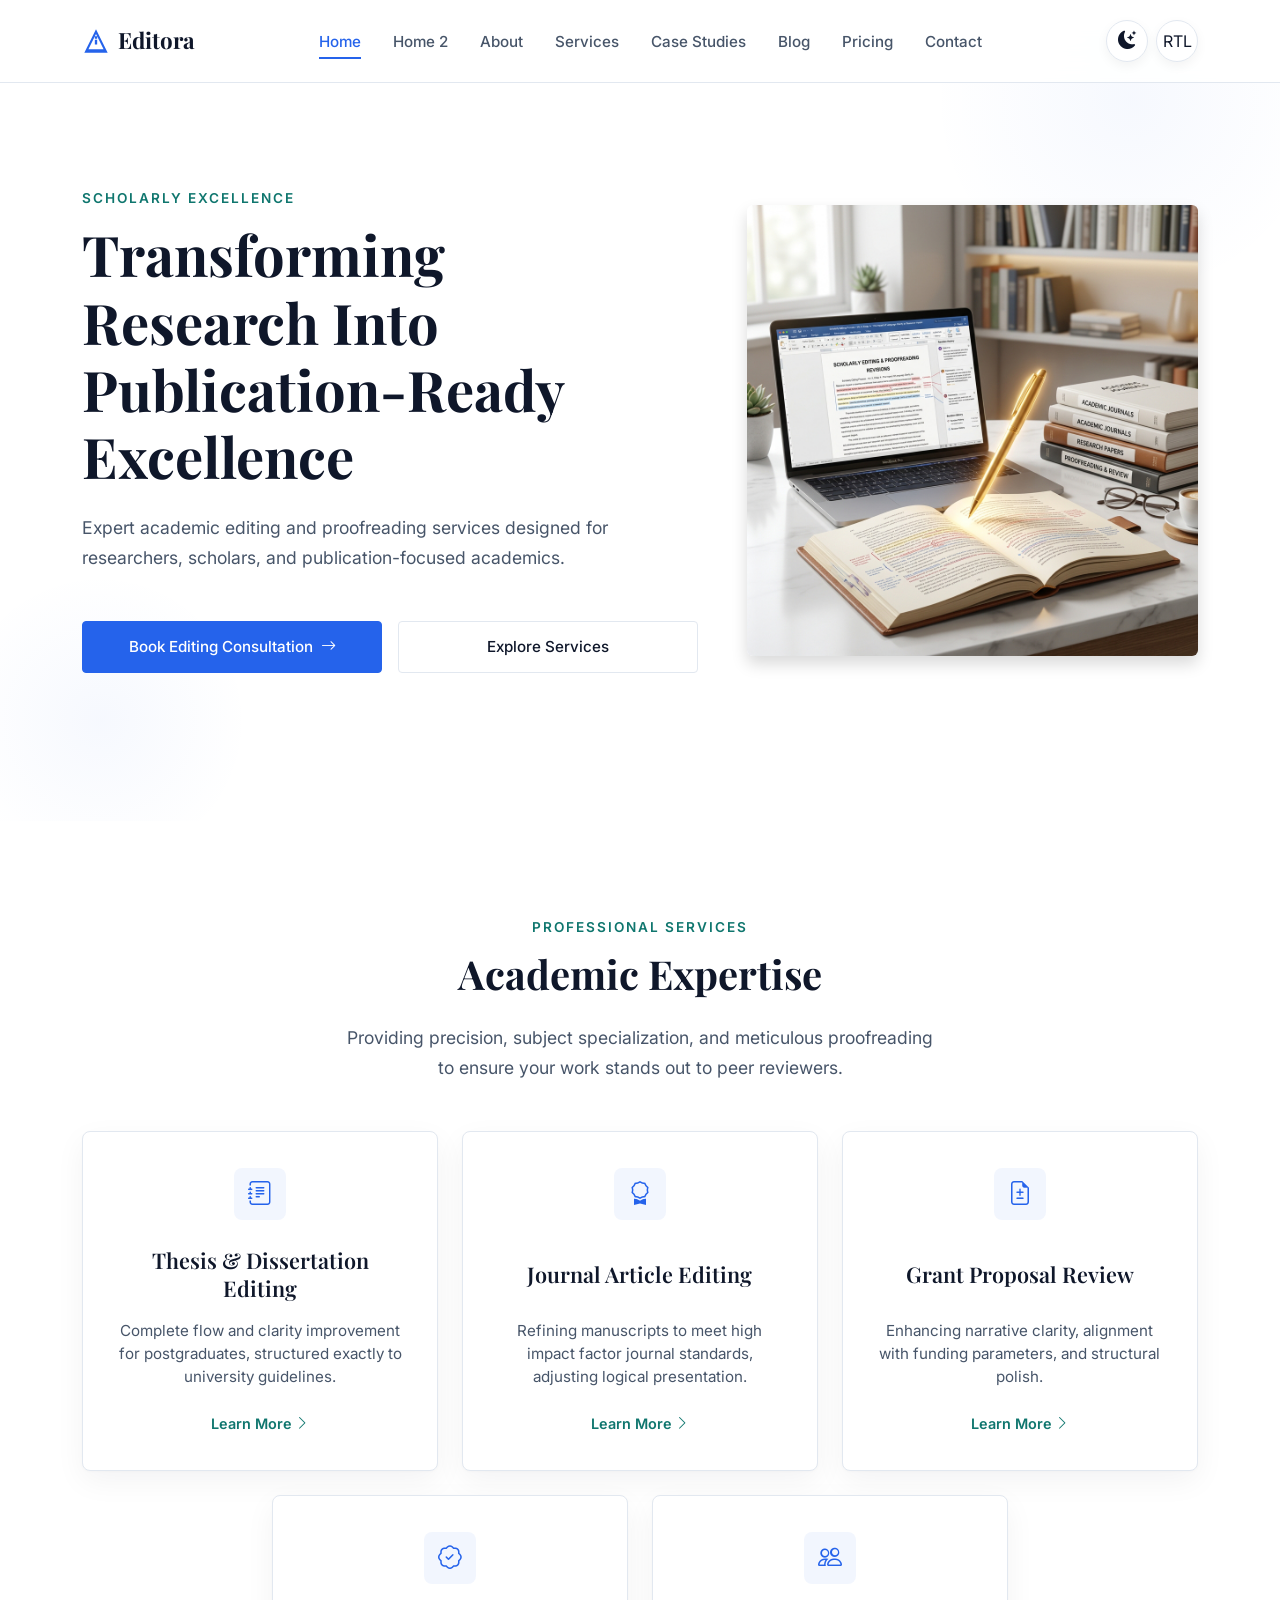
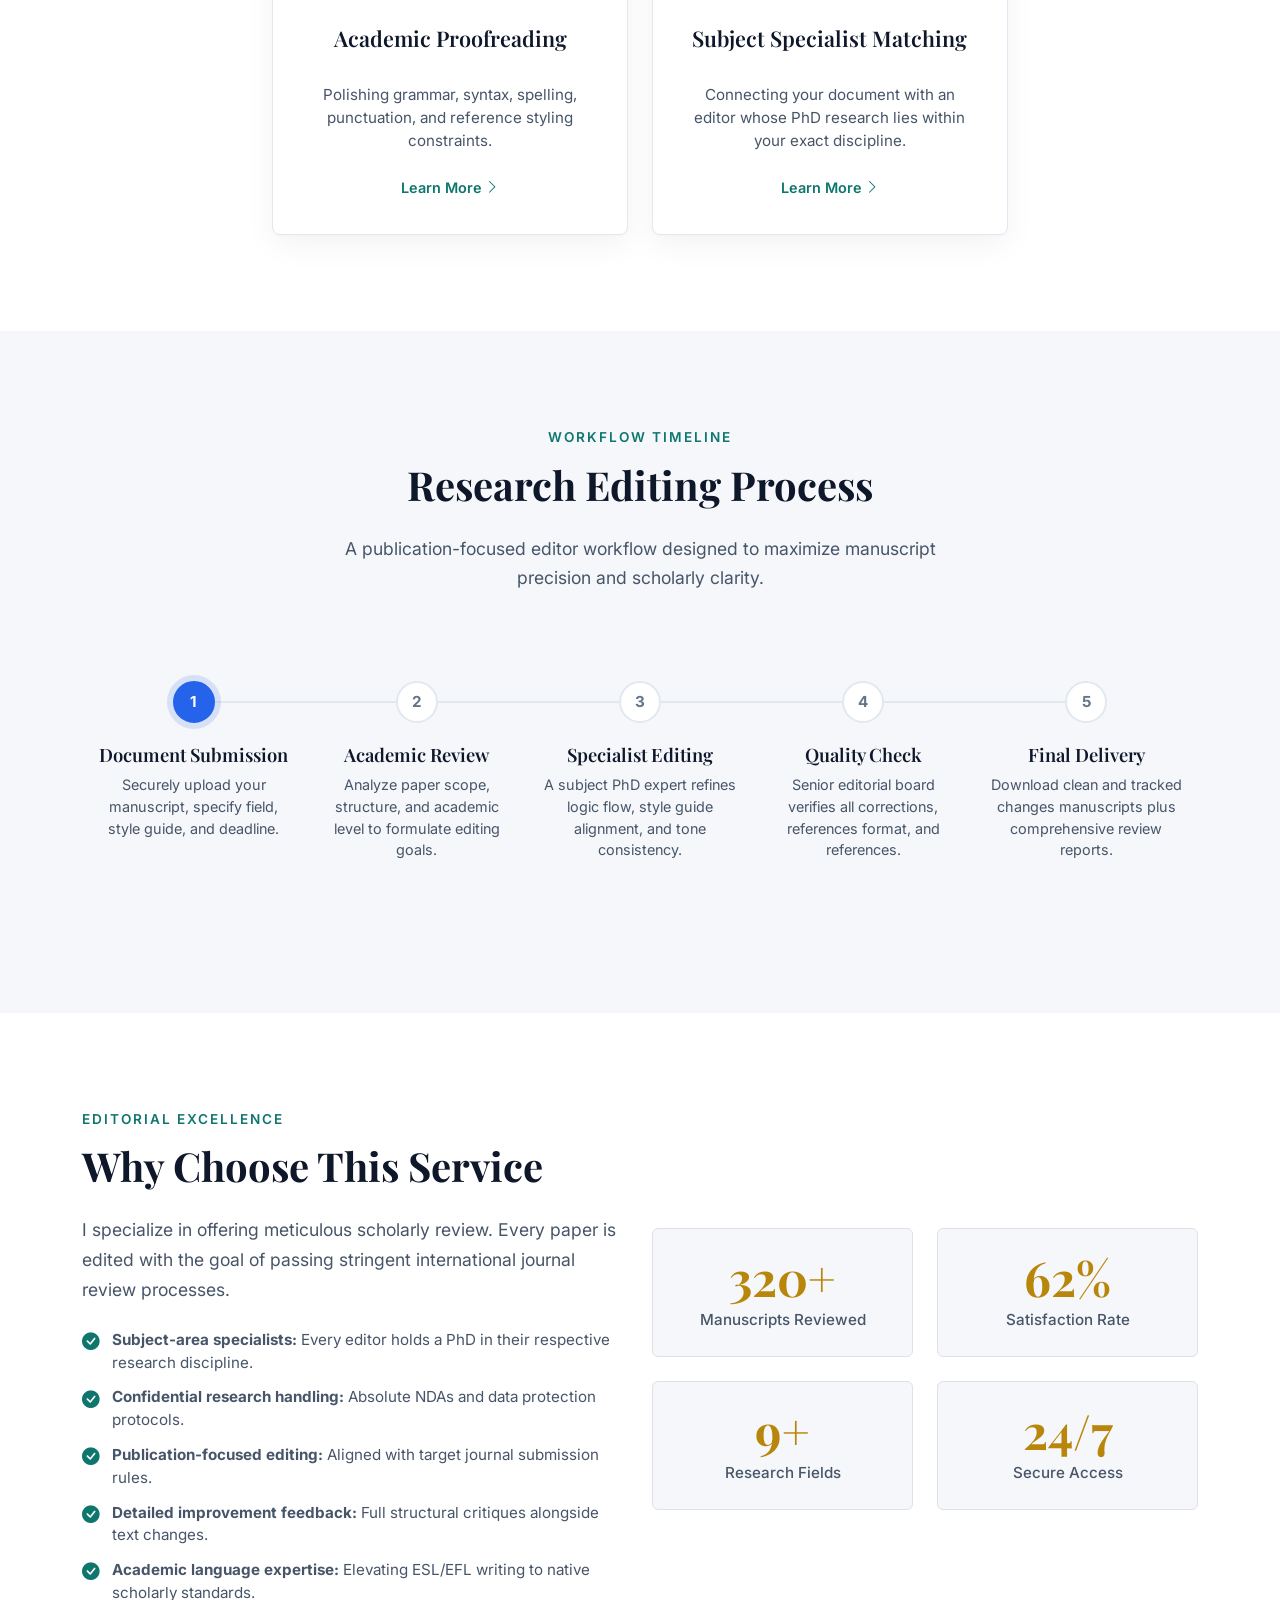
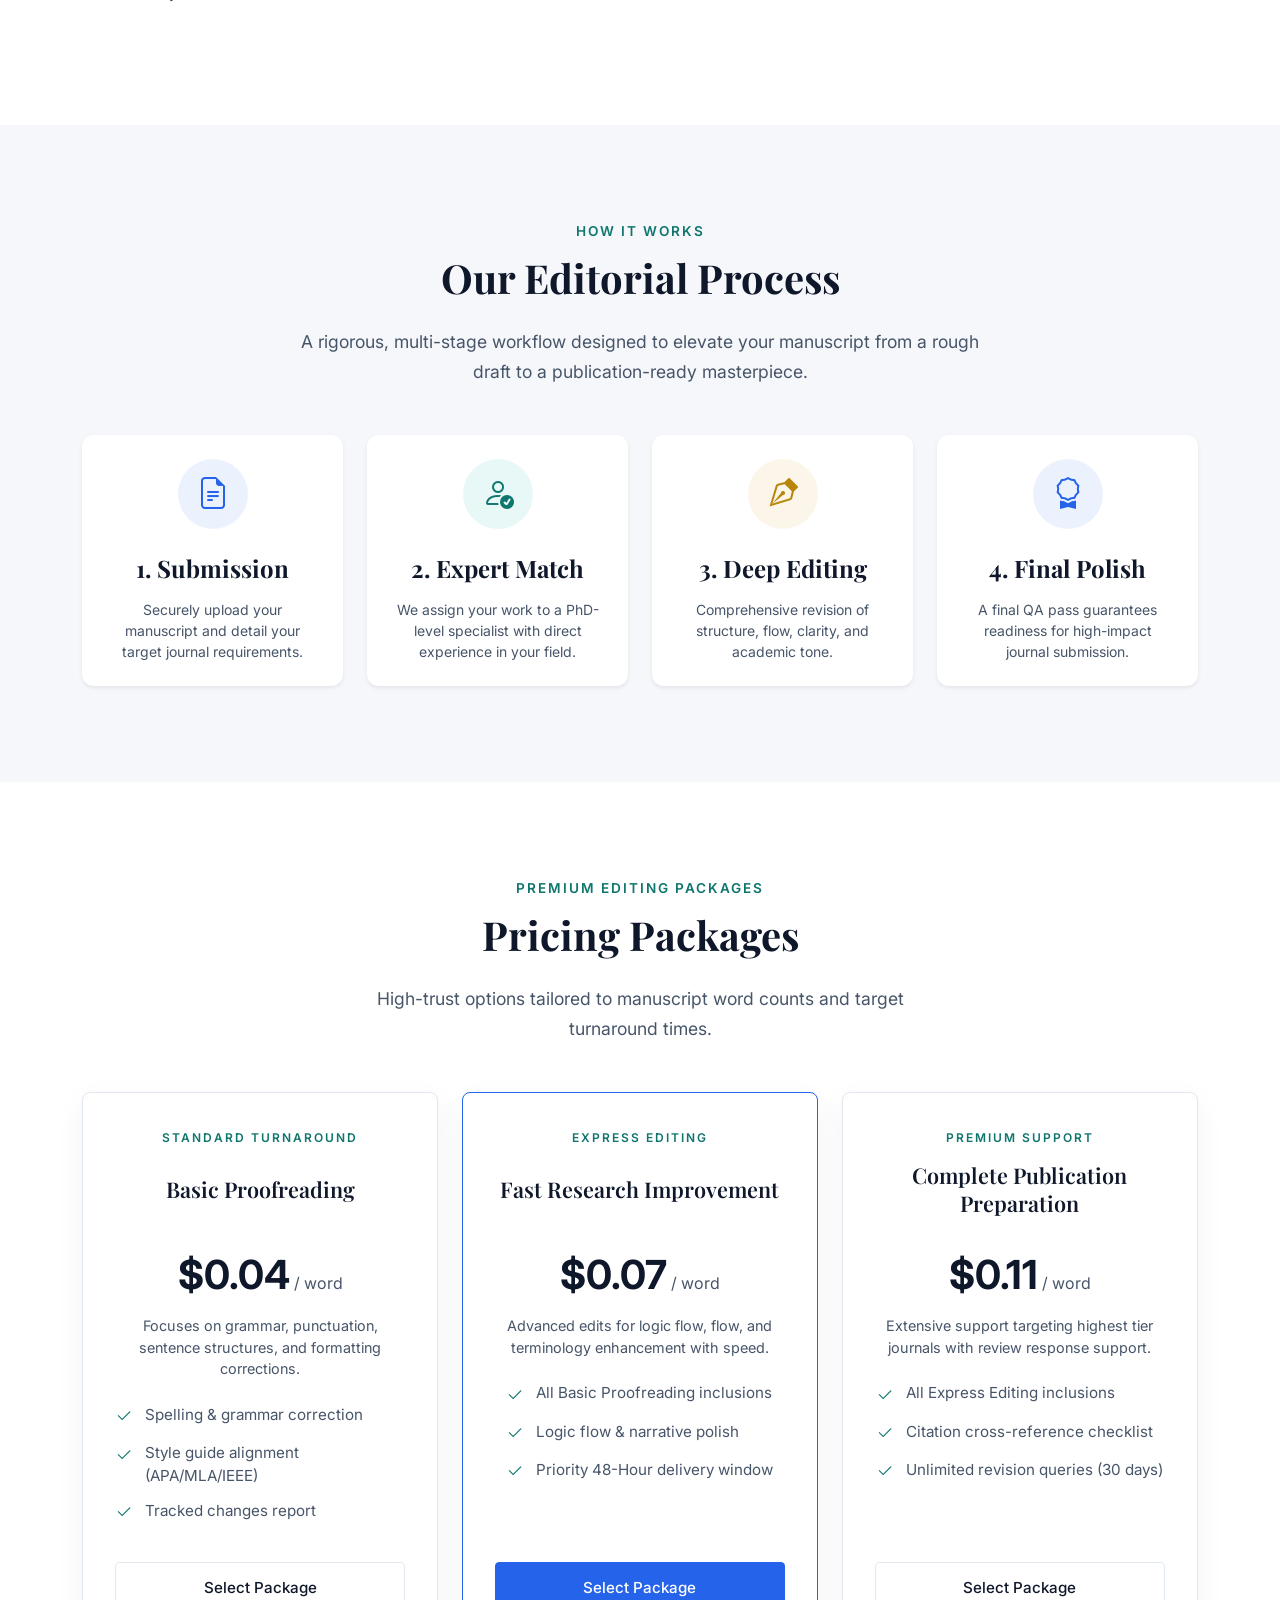
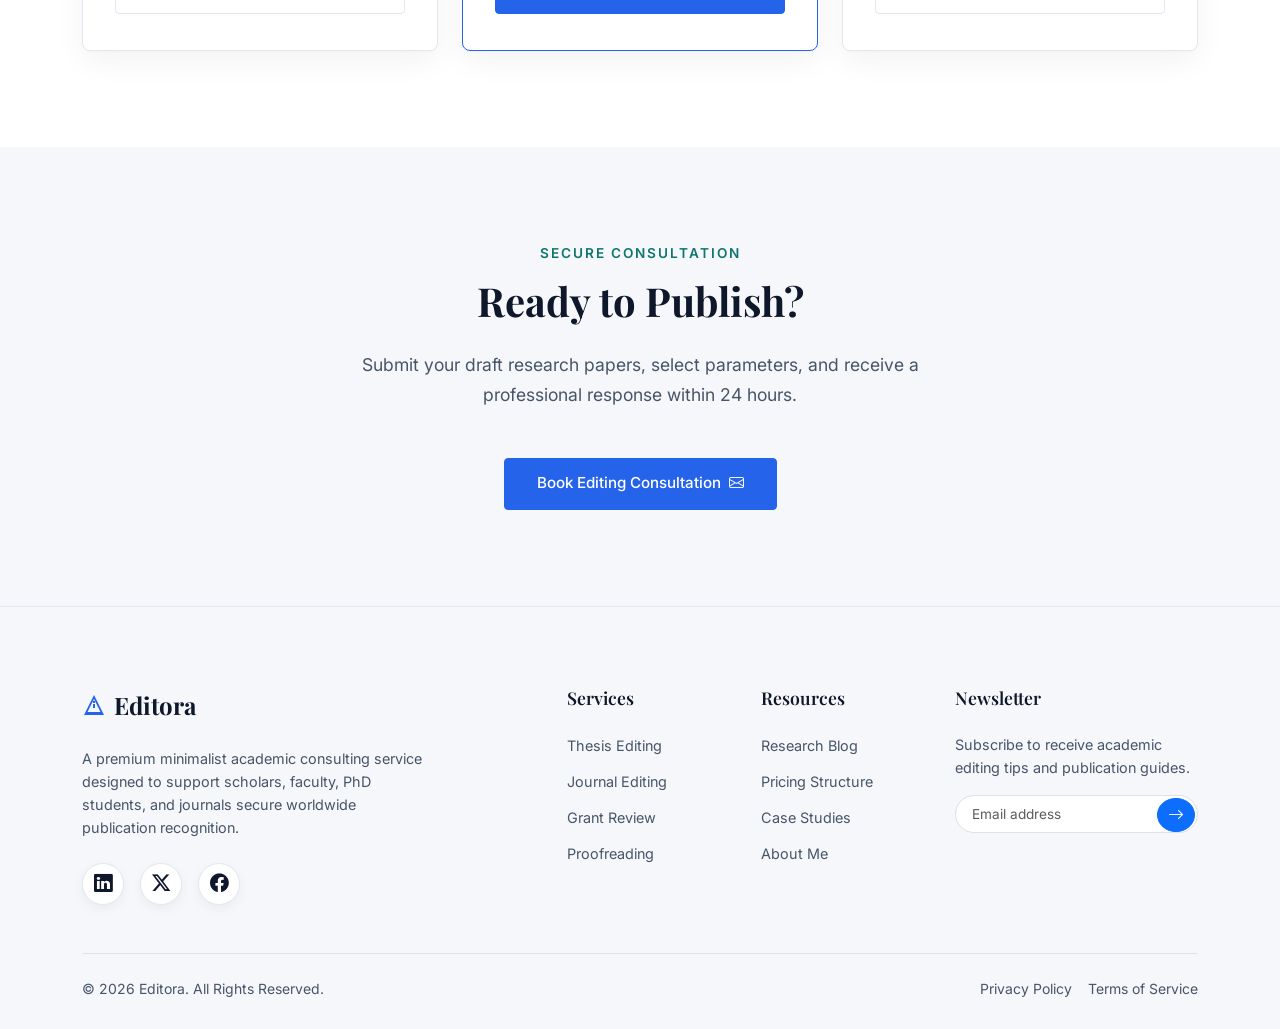
<file: index.html>
<!DOCTYPE html>
<html lang="en" dir="ltr" data-theme="light">
<head>
  <meta charset="UTF-8">
  <meta name="viewport" content="width=device-width, initial-scale=1.0">
  
  <!-- SEO Requirements -->
  <title>Editora | Academic Research Editing & Proofreading Services</title>
  <meta name="description" content="Premium minimalist scholarly consultant service. Transforming research into publication-ready manuscripts. Professional thesis, journal article, and dissertation editing.">
  <meta name="keywords" content="academic editing, proofreading, thesis editing, journal proofreading, grant proposal review, manuscript preparation, research consultant">
  <meta name="author" content="Academic Research Editing Consultant">
  
  <!-- Favicon -->
  <link rel="icon" type="image/svg+xml" href="assets/favicon.svg">
  <link rel="shortcut icon" type="image/svg+xml" href="assets/favicon.svg">
  
  <!-- Bootstrap CSS & Custom Styles -->
  <link id="bootstrap-theme-link" rel="stylesheet" href="https://cdn.jsdelivr.net/npm/bootstrap@5.3.3/dist/css/bootstrap.min.css">
  <link rel="stylesheet" href="assets/css/style.css">
  <link rel="stylesheet" href="assets/css/dark-mode.css">
  <link rel="stylesheet" href="assets/css/rtl.css">
  
  <!-- Schema Markup (JSON-LD) -->
  <script type="application/ld+json">
    {
      "@context": "https://schema.org",
      "@type": "ConsultingService",
      "name": "Academic Research Editing & Proofreading Consultant Service",
      "description": "Expert scholarly editing and proofreading support for PhD scholars, researchers, and universities worldwide.",
      "url": "https://www.academiceditingconsultant.com",
      "address": {
        "@type": "PostalAddress",
        "addressCountry": "US"
      },
      "aggregateRating": {
        "@type": "AggregateRating",
        "ratingValue": "4.9",
        "reviewCount": "500"
      }
    }
  </script>
</head>
<body>

  <!-- Premium Overlay Loader -->
  <div id="page-loader">
    <div class="loader-logo">Editora</div>
    <div class="loader-bar">
      <div class="loader-progress"></div>
    </div>
  </div>

  <!-- Header & Sticky Navbar -->
  <header>
    <nav class="navbar navbar-expand-xl navbar-custom fixed-top">
      <div class="container">
        <a class="navbar-brand-custom" href="index.html">
          <svg viewBox="0 0 24 24" width="28" height="28" xmlns="http://www.w3.org/2000/svg">
            <path d="M12 2L2 22h20L12 2zm0 4l6.5 13H5.5L12 6zm-1 5h2v4h-2v-4zm0-3h2v2h-2V8z"/>
          </svg>
          <span>Editora</span>
        </a>
        
        <div class="d-flex align-items-center gap-2 ms-auto ms-xl-0 order-xl-last theme-controls-wrapper">
          <!-- Theme and RTL Controls -->
          <div class="theme-controls-inline d-flex gap-2">
            <button id="themeToggle" class="btn-control" aria-label="Toggle Theme">
              <i class="bi bi-sun-fill light-icon"></i>
              <i class="bi bi-moon-stars-fill dark-icon"></i>
            </button>
            <button id="rtlToggle" class="btn-control" aria-label="Toggle RTL">
              <span>RTL</span>
            </button>
          </div>
          
          <button class="navbar-toggler border-0 p-0 ms-1" type="button" data-bs-toggle="collapse" data-bs-target="#navbarNav" aria-controls="navbarNav" aria-expanded="false" aria-label="Toggle navigation">
            <i class="bi bi-list icon-menu text-main" style="font-size: 1.75rem;"></i>
            <i class="bi bi-x-lg icon-close text-main" style="font-size: 1.75rem; display: none;"></i>
          </button>
        </div>
        
        <div class="collapse navbar-collapse" id="navbarNav">
          <ul class="navbar-nav mx-auto mb-2 mb-lg-0">
            <li class="nav-item"><a class="nav-link-custom active" href="index.html">Home</a></li>
            <li class="nav-item"><a class="nav-link-custom" href="home-2.html">Home 2</a></li>
            <li class="nav-item"><a class="nav-link-custom" href="about.html">About</a></li>
            <li class="nav-item"><a class="nav-link-custom" href="services.html">Services</a></li>
            <li class="nav-item"><a class="nav-link-custom" href="case-studies.html">Case Studies</a></li>
            <li class="nav-item"><a class="nav-link-custom" href="blog.html">Blog</a></li>
            <li class="nav-item"><a class="nav-link-custom" href="pricing.html">Pricing</a></li>
            <li class="nav-item"><a class="nav-link-custom" href="contact.html">Contact</a></li>
          </ul>
        </div>
      </div>
    </nav>


  </header>

  <!-- Hero Section -->
  <section class="hero-section">
    <div class="hero-animation-container">
      <div class="floating-circle floating-circle-1"></div>
      <div class="floating-circle floating-circle-2"></div>
      
      <!-- Removed manuscript lines graphic -->
    </div>
    
    <div class="container relative-content py-5">
      <div class="row align-items-center">
        <div class="col-lg-7 text-center text-lg-start">
          <span class="section-subtitle scroll-reveal revealed">Scholarly Excellence</span>
          <h1 class="display-4 fw-bold text-main mb-4 scroll-reveal revealed mx-auto mx-lg-0" style="font-family: var(--font-serif); max-width: 600px;">
            Transforming Research Into Publication-Ready Excellence
          </h1>
          <p class="lead-text mb-5 scroll-reveal revealed mx-auto mx-lg-0" style="max-width: 550px;">
            Expert academic editing and proofreading services designed for researchers, scholars, and publication-focused academics.
          </p>
          <div class="d-flex flex-column flex-md-row justify-content-center justify-content-lg-start align-items-stretch gap-3 scroll-reveal revealed">
            <a href="contact.html" class="btn-premium btn-premium-primary justify-content-center text-center" style="width: 100%; max-width: 300px;">
              Book Editing Consultation <i class="bi bi-arrow-right"></i>
            </a>
            <a href="services.html" class="btn-premium btn-premium-secondary justify-content-center text-center" style="width: 100%; max-width: 300px;">
              Explore Services
            </a>
          </div>
        </div>
        
        <div class="col-lg-5 scroll-reveal revealed mt-5 mt-lg-0">
          <img src="assets/hero_illustration.png" alt="Academic Research Editing" class="img-fluid rounded shadow" style="max-width: 100%; height: auto;">
        </div>
      </div>
    </div>
  </section>

  <!-- Academic Expertise Section -->
  <section class="py-5" id="services">
    <div class="container py-5 text-center">
      <span class="section-subtitle scroll-reveal">Professional Services</span>
      <h2 class="section-title scroll-reveal">Academic Expertise</h2>
      <p class="lead-text mx-auto mb-5 scroll-reveal" style="max-width: 600px;">
        Providing precision, subject specialization, and meticulous proofreading to ensure your work stands out to peer reviewers.
      </p>
      
      <!-- Card Grid complying with the Tablet & 1024px centering rule (5 items total) -->
      <div class="card-grid-container grid-3-col-desktop scroll-reveal">
        
        <!-- Card 1 -->
        <div class="card-item">
          <div class="premium-card">
            <div class="card-icon-box">
              <i class="bi bi-journal-text"></i>
            </div>
            <div class="card-title-container">
              <h3>Thesis & Dissertation Editing</h3>
            </div>
            <p class="text-muted text-start mb-4 flex-grow-1" style="font-size: 0.95rem;">
              Complete flow and clarity improvement for postgraduates, structured exactly to university guidelines.
            </p>
            <a href="services.html#thesis" class="text-decoration-none text-start fw-semibold text-teal" style="font-size: 0.9rem; color: var(--accent-teal);">
              Learn More <i class="bi bi-chevron-right"></i>
            </a>
          </div>
        </div>
        
        <!-- Card 2 -->
        <div class="card-item">
          <div class="premium-card">
            <div class="card-icon-box">
              <i class="bi bi-award"></i>
            </div>
            <div class="card-title-container">
              <h3>Journal Article Editing</h3>
            </div>
            <p class="text-muted text-start mb-4 flex-grow-1" style="font-size: 0.95rem;">
              Refining manuscripts to meet high impact factor journal standards, adjusting logical presentation.
            </p>
            <a href="services.html#journal" class="text-decoration-none text-start fw-semibold text-teal" style="font-size: 0.9rem; color: var(--accent-teal);">
              Learn More <i class="bi bi-chevron-right"></i>
            </a>
          </div>
        </div>
        
        <!-- Card 3 -->
        <div class="card-item">
          <div class="premium-card">
            <div class="card-icon-box">
              <i class="bi bi-file-earmark-diff"></i>
            </div>
            <div class="card-title-container">
              <h3>Grant Proposal Review</h3>
            </div>
            <p class="text-muted text-start mb-4 flex-grow-1" style="font-size: 0.95rem;">
              Enhancing narrative clarity, alignment with funding parameters, and structural polish.
            </p>
            <a href="services.html#grant" class="text-decoration-none text-start fw-semibold text-teal" style="font-size: 0.9rem; color: var(--accent-teal);">
              Learn More <i class="bi bi-chevron-right"></i>
            </a>
          </div>
        </div>
        
        <!-- Card 4 -->
        <div class="card-item">
          <div class="premium-card">
            <div class="card-icon-box">
              <i class="bi bi-patch-check"></i>
            </div>
            <div class="card-title-container">
              <h3>Academic Proofreading</h3>
            </div>
            <p class="text-muted text-start mb-4 flex-grow-1" style="font-size: 0.95rem;">
              Polishing grammar, syntax, spelling, punctuation, and reference styling constraints.
            </p>
            <a href="services.html#proofreading" class="text-decoration-none text-start fw-semibold text-teal" style="font-size: 0.9rem; color: var(--accent-teal);">
              Learn More <i class="bi bi-chevron-right"></i>
            </a>
          </div>
        </div>
        
        <!-- Card 5 (Odd card centered in the final row in tablet view) -->
        <div class="card-item">
          <div class="premium-card">
            <div class="card-icon-box">
              <i class="bi bi-people"></i>
            </div>
            <div class="card-title-container">
              <h3>Subject Specialist Matching</h3>
            </div>
            <p class="text-muted text-start mb-4 flex-grow-1" style="font-size: 0.95rem;">
              Connecting your document with an editor whose PhD research lies within your exact discipline.
            </p>
            <a href="services.html#matching" class="text-decoration-none text-start fw-semibold text-teal" style="font-size: 0.9rem; color: var(--accent-teal);">
              Learn More <i class="bi bi-chevron-right"></i>
            </a>
          </div>
        </div>
        
      </div>
    </div>
  </section>

  <!-- Research Editing Process Section -->
  <section class="py-5 bg-light-custom" style="background-color: var(--secondary-bg);">
    <div class="container py-5 text-center">
      <span class="section-subtitle scroll-reveal">Workflow Timeline</span>
      <h2 class="section-title scroll-reveal">Research Editing Process</h2>
      <p class="lead-text mx-auto mb-5 scroll-reveal" style="max-width: 600px;">
        A publication-focused editor workflow designed to maximize manuscript precision and scholarly clarity.
      </p>
      
      <div class="timeline-flow scroll-reveal">
        <!-- Step 1 -->
        <div class="timeline-step active">
          <div class="timeline-step-badge">1</div>
          <div class="timeline-step-content mt-3">
            <h4 class="timeline-step-title text-main">Document Submission</h4>
            <p class="timeline-step-desc">Securely upload your manuscript, specify field, style guide, and deadline.</p>
          </div>
        </div>
        
        <!-- Step 2 -->
        <div class="timeline-step">
          <div class="timeline-step-badge">2</div>
          <div class="timeline-step-content mt-3">
            <h4 class="timeline-step-title text-main">Academic Review</h4>
            <p class="timeline-step-desc">Analyze paper scope, structure, and academic level to formulate editing goals.</p>
          </div>
        </div>
        
        <!-- Step 3 -->
        <div class="timeline-step">
          <div class="timeline-step-badge">3</div>
          <div class="timeline-step-content mt-3">
            <h4 class="timeline-step-title text-main">Specialist Editing</h4>
            <p class="timeline-step-desc">A subject PhD expert refines logic flow, style guide alignment, and tone consistency.</p>
          </div>
        </div>
        
        <!-- Step 4 -->
        <div class="timeline-step">
          <div class="timeline-step-badge">4</div>
          <div class="timeline-step-content mt-3">
            <h4 class="timeline-step-title text-main">Quality Check</h4>
            <p class="timeline-step-desc">Senior editorial board verifies all corrections, references format, and references.</p>
          </div>
        </div>
        
        <!-- Step 5 -->
        <div class="timeline-step">
          <div class="timeline-step-badge">5</div>
          <div class="timeline-step-content mt-3">
            <h4 class="timeline-step-title text-main">Final Delivery</h4>
            <p class="timeline-step-desc">Download clean and tracked changes manuscripts plus comprehensive review reports.</p>
          </div>
        </div>
      </div>
    </div>
  </section>

  <!-- Why Choose This Service Section -->
  <section class="py-5">
    <div class="container py-5">
      <div class="row align-items-center">
        <div class="col-lg-6 text-start mb-5 mb-lg-0 scroll-reveal">
          <span class="section-subtitle">Editorial Excellence</span>
          <h2 class="section-title mb-4">Why Choose This Service</h2>
          <p class="lead-text mb-4">
            I specialize in offering meticulous scholarly review. Every paper is edited with the goal of passing stringent international journal review processes.
          </p>
          
          <!-- Checklist with checked icon alignment rule -->
          <ul class="premium-check-list">
            <li class="check-list-item">
              <span class="check-icon-wrapper"><i class="bi bi-check-circle-fill"></i></span>
              <div class="check-list-text">
                <strong>Subject-area specialists:</strong> Every editor holds a PhD in their respective research discipline.
              </div>
            </li>
            <li class="check-list-item">
              <span class="check-icon-wrapper"><i class="bi bi-check-circle-fill"></i></span>
              <div class="check-list-text">
                <strong>Confidential research handling:</strong> Absolute NDAs and data protection protocols.
              </div>
            </li>
            <li class="check-list-item">
              <span class="check-icon-wrapper"><i class="bi bi-check-circle-fill"></i></span>
              <div class="check-list-text">
                <strong>Publication-focused editing:</strong> Aligned with target journal submission rules.
              </div>
            </li>
            <li class="check-list-item">
              <span class="check-icon-wrapper"><i class="bi bi-check-circle-fill"></i></span>
              <div class="check-list-text">
                <strong>Detailed improvement feedback:</strong> Full structural critiques alongside text changes.
              </div>
            </li>
            <li class="check-list-item">
              <span class="check-icon-wrapper"><i class="bi bi-check-circle-fill"></i></span>
              <div class="check-list-text">
                <strong>Academic language expertise:</strong> Elevating ESL/EFL writing to native scholarly standards.
              </div>
            </li>
          </ul>
        </div>
        
        <div class="col-lg-6 scroll-reveal">
          <div class="row text-center g-4">
            <div class="col-6">
              <div class="p-4 border rounded bg-light-custom card-hover" style="background-color: var(--secondary-bg);">
                <div class="stat-value"><span class="counter-value" data-target="500">0</span>+</div>
                <div class="stat-label">Manuscripts Reviewed</div>
              </div>
            </div>
            <div class="col-6">
              <div class="p-4 border rounded bg-light-custom card-hover" style="background-color: var(--secondary-bg);">
                <div class="stat-value"><span class="counter-value" data-target="98">0</span>%</div>
                <div class="stat-label">Satisfaction Rate</div>
              </div>
            </div>
            <div class="col-6">
              <div class="p-4 border rounded bg-light-custom card-hover" style="background-color: var(--secondary-bg);">
                <div class="stat-value"><span class="counter-value" data-target="15">0</span>+</div>
                <div class="stat-label">Research Fields</div>
              </div>
            </div>
            <div class="col-6">
              <div class="p-4 border rounded bg-light-custom card-hover" style="background-color: var(--secondary-bg);">
                <div class="stat-value">24/7</div>
                <div class="stat-label">Secure Access</div>
              </div>
            </div>
          </div>
        </div>
      </div>
    </div>
  </section>

  <!-- Our Editorial Process Section -->
  <section class="py-5 bg-light-custom" style="background-color: var(--secondary-bg);">
    <div class="container py-5 text-center">
      <span class="section-subtitle scroll-reveal">How It Works</span>
      <h2 class="section-title scroll-reveal">Our Editorial Process</h2>
      <p class="lead-text mx-auto mb-5 scroll-reveal" style="max-width: 700px;">
        A rigorous, multi-stage workflow designed to elevate your manuscript from a rough draft to a publication-ready masterpiece.
      </p>
      
      <div class="row g-4">
        <!-- Step 1 -->
        <div class="col-md-6 col-lg-3 scroll-reveal">
          <div class="card process-card h-100 border-0 p-4 shadow-sm" style="background-color: var(--card-bg); border-radius: 12px;">
            <div class="mb-4 text-center">
              <div class="d-inline-flex align-items-center justify-content-center rounded-circle" style="width: 70px; height: 70px; background-color: rgba(59, 130, 246, 0.1);">
                <i class="bi bi-file-earmark-text text-accent" style="font-size: 2rem; color: var(--accent-blue);"></i>
              </div>
            </div>
            <h4 class="text-main fw-bold mb-3" style="font-family: var(--font-serif);">1. Submission</h4>
            <p class="text-muted small mb-0">Securely upload your manuscript and detail your target journal requirements.</p>
          </div>
        </div>
        
        <!-- Step 2 -->
        <div class="col-md-6 col-lg-3 scroll-reveal">
          <div class="card process-card h-100 border-0 p-4 shadow-sm" style="background-color: var(--card-bg); border-radius: 12px;">
            <div class="mb-4 text-center">
              <div class="d-inline-flex align-items-center justify-content-center rounded-circle" style="width: 70px; height: 70px; background-color: rgba(20, 184, 166, 0.1);">
                <i class="bi bi-person-check text-accent" style="font-size: 2rem; color: var(--accent-teal);"></i>
              </div>
            </div>
            <h4 class="text-main fw-bold mb-3" style="font-family: var(--font-serif);">2. Expert Match</h4>
            <p class="text-muted small mb-0">We assign your work to a PhD-level specialist with direct experience in your field.</p>
          </div>
        </div>
        
        <!-- Step 3 -->
        <div class="col-md-6 col-lg-3 scroll-reveal">
          <div class="card process-card h-100 border-0 p-4 shadow-sm" style="background-color: var(--card-bg); border-radius: 12px;">
            <div class="mb-4 text-center">
              <div class="d-inline-flex align-items-center justify-content-center rounded-circle" style="width: 70px; height: 70px; background-color: rgba(212, 167, 44, 0.1);">
                <i class="bi bi-vector-pen text-accent" style="font-size: 2rem; color: var(--accent-gold);"></i>
              </div>
            </div>
            <h4 class="text-main fw-bold mb-3" style="font-family: var(--font-serif);">3. Deep Editing</h4>
            <p class="text-muted small mb-0">Comprehensive revision of structure, flow, clarity, and academic tone.</p>
          </div>
        </div>
        
        <!-- Step 4 -->
        <div class="col-md-6 col-lg-3 scroll-reveal">
          <div class="card process-card h-100 border-0 p-4 shadow-sm" style="background-color: var(--card-bg); border-radius: 12px;">
            <div class="mb-4 text-center">
              <div class="d-inline-flex align-items-center justify-content-center rounded-circle" style="width: 70px; height: 70px; background-color: rgba(59, 130, 246, 0.1);">
                <i class="bi bi-award text-accent" style="font-size: 2rem; color: var(--accent-blue);"></i>
              </div>
            </div>
            <h4 class="text-main fw-bold mb-3" style="font-family: var(--font-serif);">4. Final Polish</h4>
            <p class="text-muted small mb-0">A final QA pass guarantees readiness for high-impact journal submission.</p>
          </div>
        </div>
      </div>
    </div>
  </section>

  <!-- Pricing Section -->
  <section class="py-5">
    <div class="container py-5 text-center">
      <span class="section-subtitle scroll-reveal">Premium Editing Packages</span>
      <h2 class="section-title scroll-reveal">Pricing Packages</h2>
      <p class="lead-text mx-auto mb-5 scroll-reveal" style="max-width: 600px;">
        High-trust options tailored to manuscript word counts and target turnaround times.
      </p>
      
      <div class="card-grid-container grid-3-col-desktop scroll-reveal">
        <!-- Package 1 -->
        <div class="card-item">
          <div class="premium-card">
            <span class="section-subtitle" style="font-size: 0.75rem;">Standard Turnaround</span>
            <div class="card-title-container">
              <h3>Basic Proofreading</h3>
            </div>
            <div class="my-3 text-start">
              <span class="display-6 fw-bold text-main">$0.04</span>
              <span class="text-muted">/ word</span>
            </div>
            <p class="text-muted text-start mb-4" style="font-size: 0.9rem;">
              Focuses on grammar, punctuation, sentence structures, and formatting corrections.
            </p>
            <ul class="premium-check-list flex-grow-1 text-start mb-4" style="font-size: 0.85rem;">
              <li class="check-list-item">
                <span class="check-icon-wrapper"><i class="bi bi-check2"></i></span>
                <span class="check-list-text">Spelling & grammar correction</span>
              </li>
              <li class="check-list-item">
                <span class="check-icon-wrapper"><i class="bi bi-check2"></i></span>
                <span class="check-list-text">Style guide alignment (APA/MLA/IEEE)</span>
              </li>
              <li class="check-list-item">
                <span class="check-icon-wrapper"><i class="bi bi-check2"></i></span>
                <span class="check-list-text">Tracked changes report</span>
              </li>
            </ul>
            <a href="contact.html?package=standard" class="btn-premium btn-premium-secondary w-100 justify-content-center">
              Select Package
            </a>
          </div>
        </div>
        
        <!-- Package 2 -->
        <div class="card-item">
          <div class="premium-card" style="border-color: var(--accent-blue);">
            <span class="section-subtitle" style="font-size: 0.75rem;">Express Editing</span>
            <div class="card-title-container">
              <h3>Fast Research Improvement</h3>
            </div>
            <div class="my-3 text-start">
              <span class="display-6 fw-bold text-main">$0.07</span>
              <span class="text-muted">/ word</span>
            </div>
            <p class="text-muted text-start mb-4" style="font-size: 0.9rem;">
              Advanced edits for logic flow, flow, and terminology enhancement with speed.
            </p>
            <ul class="premium-check-list flex-grow-1 text-start mb-4" style="font-size: 0.85rem;">
              <li class="check-list-item">
                <span class="check-icon-wrapper"><i class="bi bi-check2"></i></span>
                <span class="check-list-text">All Basic Proofreading inclusions</span>
              </li>
              <li class="check-list-item">
                <span class="check-icon-wrapper"><i class="bi bi-check2"></i></span>
                <span class="check-list-text">Logic flow & narrative polish</span>
              </li>
              <li class="check-list-item">
                <span class="check-icon-wrapper"><i class="bi bi-check2"></i></span>
                <span class="check-list-text">Priority 48-Hour delivery window</span>
              </li>
            </ul>
            <a href="contact.html?package=express" class="btn-premium btn-premium-primary w-100 justify-content-center">
              Select Package
            </a>
          </div>
        </div>
        
        <!-- Package 3 -->
        <div class="card-item">
          <div class="premium-card">
            <span class="section-subtitle" style="font-size: 0.75rem;">Premium Support</span>
            <div class="card-title-container">
              <h3>Complete Publication Preparation</h3>
            </div>
            <div class="my-3 text-start">
              <span class="display-6 fw-bold text-main">$0.11</span>
              <span class="text-muted">/ word</span>
            </div>
            <p class="text-muted text-start mb-4" style="font-size: 0.9rem;">
              Extensive support targeting highest tier journals with review response support.
            </p>
            <ul class="premium-check-list flex-grow-1 text-start mb-4" style="font-size: 0.85rem;">
              <li class="check-list-item">
                <span class="check-icon-wrapper"><i class="bi bi-check2"></i></span>
                <span class="check-list-text">All Express Editing inclusions</span>
              </li>
              <li class="check-list-item">
                <span class="check-icon-wrapper"><i class="bi bi-check2"></i></span>
                <span class="check-list-text">Citation cross-reference checklist</span>
              </li>
              <li class="check-list-item">
                <span class="check-icon-wrapper"><i class="bi bi-check2"></i></span>
                <span class="check-list-text">Unlimited revision queries (30 days)</span>
              </li>
            </ul>
            <a href="contact.html?package=premium" class="btn-premium btn-premium-secondary w-100 justify-content-center">
              Select Package
            </a>
          </div>
        </div>
      </div>
    </div>
  </section>

  <!-- CTA Section -->
  <section class="py-5 bg-light-custom" style="background-color: var(--secondary-bg);">
    <div class="container py-5 text-center scroll-reveal">
      <span class="section-subtitle">Secure Consultation</span>
      <h2 class="section-title">Ready to Publish?</h2>
      <p class="lead-text mx-auto mb-5" style="max-width: 600px;">
        Submit your draft research papers, select parameters, and receive a professional response within 24 hours.
      </p>
      <a href="contact.html" class="btn-premium btn-premium-primary">
        Book Editing Consultation <i class="bi bi-envelope"></i>
      </a>
    </div>
  </section>

  <!-- Footer -->
  <footer class="footer-custom">
    <div class="container">
      <div class="row g-5">
        <div class="col-lg-4 text-start">
          <a class="footer-logo text-decoration-none" href="index.html">
            <svg viewBox="0 0 24 24" width="24" height="24" xmlns="http://www.w3.org/2000/svg">
              <path d="M12 2L2 22h20L12 2zm0 4l6.5 13H5.5L12 6zm-1 5h2v4h-2v-4zm0-3h2v2h-2V8z"/>
            </svg>
            <span>Editora</span>
          </a>
          <p class="footer-desc mb-4">
            A premium minimalist academic consulting service designed to support scholars, faculty, PhD students, and journals secure worldwide publication recognition.
          </p>
          <div class="d-flex gap-3">
            <a href="#" aria-label="LinkedIn" class="btn-control"><i class="bi bi-linkedin"></i></a>
            <a href="#" aria-label="Twitter" class="btn-control"><i class="bi bi-twitter-x"></i></a>
            <a href="#" aria-label="Facebook" class="btn-control"><i class="bi bi-facebook"></i></a>
          </div>
        </div>
        
        <div class="col-sm-6 col-lg-2 text-start offset-lg-1">
          <h5 class="footer-heading">Services</h5>
          <ul class="footer-links">
            <li class="footer-link-item"><a href="services.html#thesis">Thesis Editing</a></li>
            <li class="footer-link-item"><a href="services.html#journal">Journal Editing</a></li>
            <li class="footer-link-item"><a href="services.html#grant">Grant Review</a></li>
            <li class="footer-link-item"><a href="services.html#proofreading">Proofreading</a></li>
          </ul>
        </div>
        
        <div class="col-sm-6 col-lg-2 text-start">
          <h5 class="footer-heading">Resources</h5>
          <ul class="footer-links">
            <li class="footer-link-item"><a href="blog.html">Research Blog</a></li>
            <li class="footer-link-item"><a href="pricing.html">Pricing Structure</a></li>
            <li class="footer-link-item"><a href="case-studies.html">Case Studies</a></li>
            <li class="footer-link-item"><a href="about.html">About Me</a></li>
          </ul>
        </div>
        
        <div class="col-lg-3 text-start">
          <h5 class="footer-heading">Newsletter</h5>
          <p class="footer-desc mb-3">Subscribe to receive academic editing tips and publication guides.</p>
          <form class="position-relative">
            <input type="email" class="form-control rounded-pill border py-2 px-3 text-start" style="font-size: 0.85rem;" placeholder="Email address" required>
            <button class="btn btn-primary rounded-circle position-absolute" style="top: 3px; right: 3px; padding: 4px 10px;" type="submit" aria-label="Subscribe">
              <i class="bi bi-arrow-right"></i>
            </button>
          </form>
        </div>
      </div>
      
      <div class="border-top mt-5 pt-4 d-flex flex-wrap justify-content-between align-items-center">
        <p class="small text-muted mb-0">&copy; 2026 Editora. All Rights Reserved.</p>
        <div class="d-flex gap-3">
          <a href="#" class="small text-muted text-decoration-none">Privacy Policy</a>
          <a href="#" class="small text-muted text-decoration-none">Terms of Service</a>
        </div>
      </div>
    </div>
  </footer>

  <!-- Back to Top Button -->
  <button id="backToTop" class="back-to-top" aria-label="Back to Top">
    <i class="bi bi-arrow-up"></i>
  </button>

  <!-- Bootstrap Bundle CDN -->
  <script src="https://cdn.jsdelivr.net/npm/bootstrap@5.3.3/dist/js/bootstrap.bundle.min.js"></script>
  <script src="assets/js/main.js"></script>
</body>
</html>
</file>
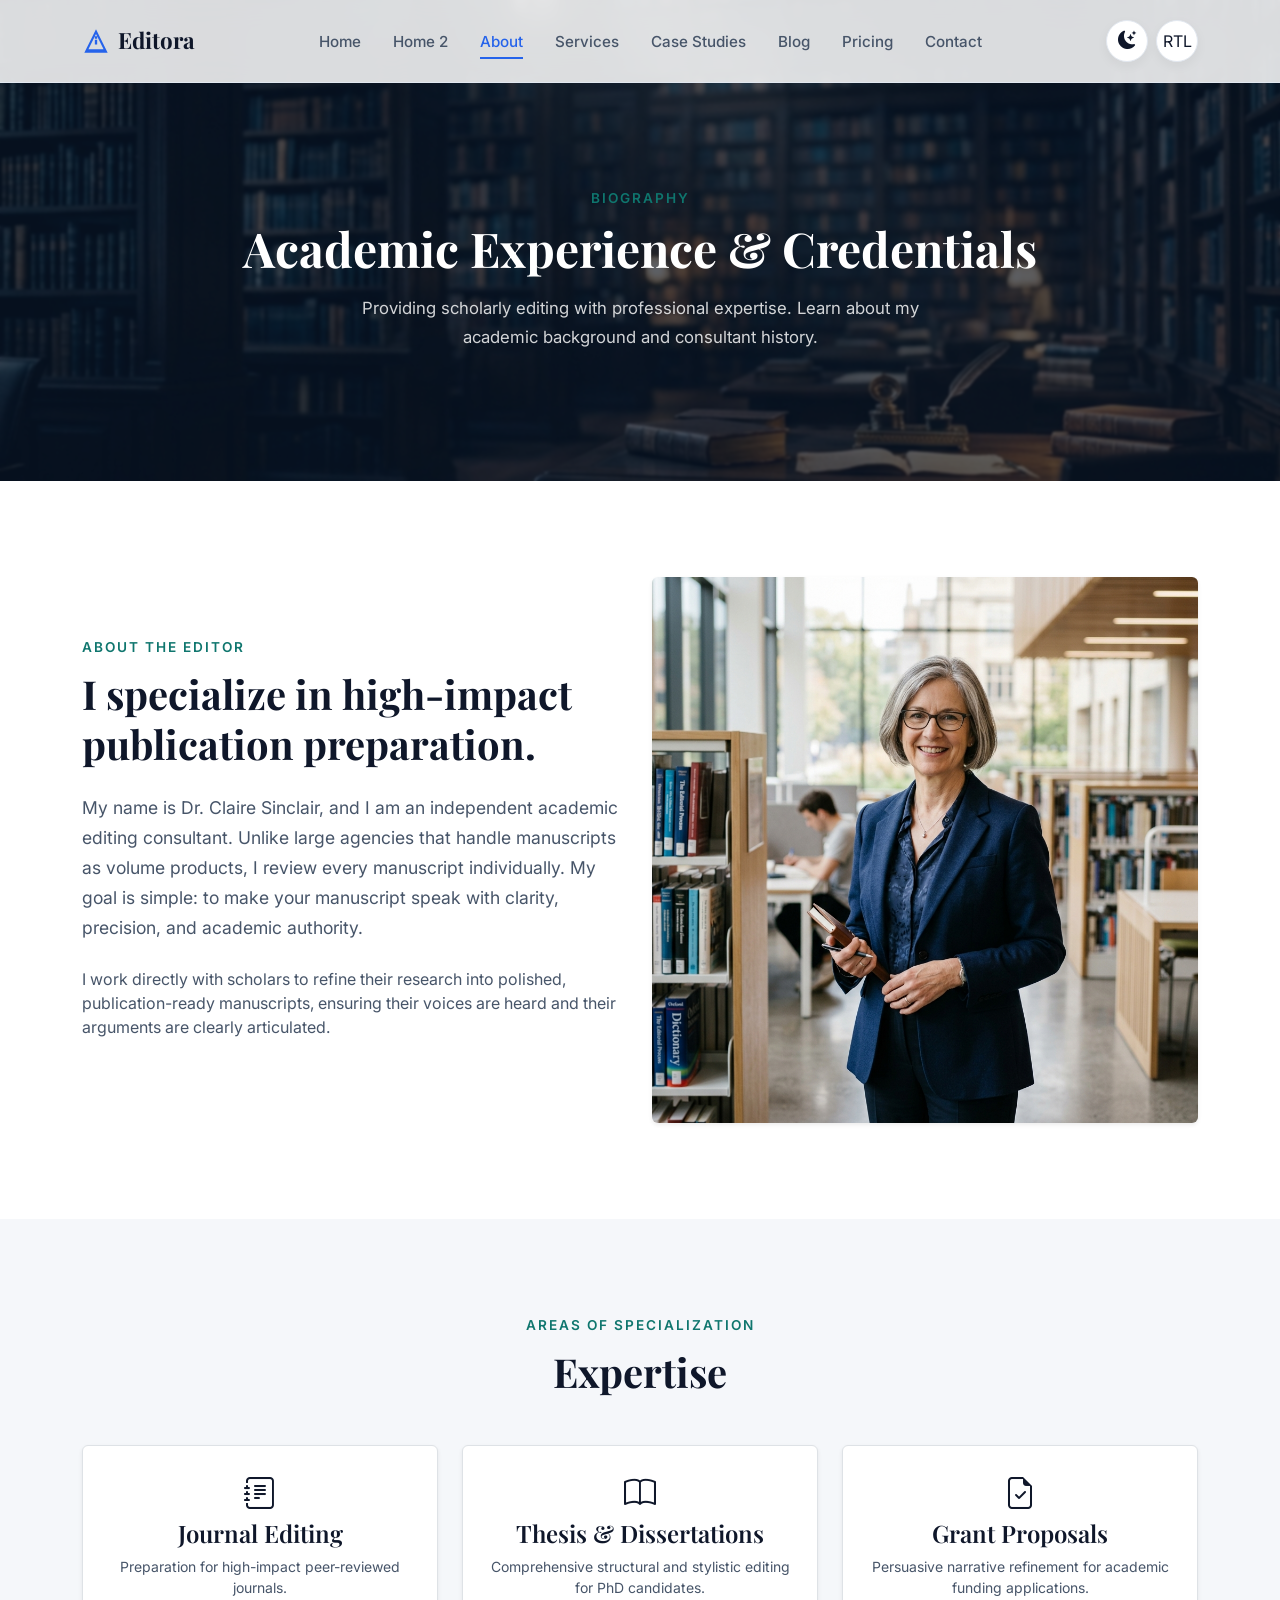
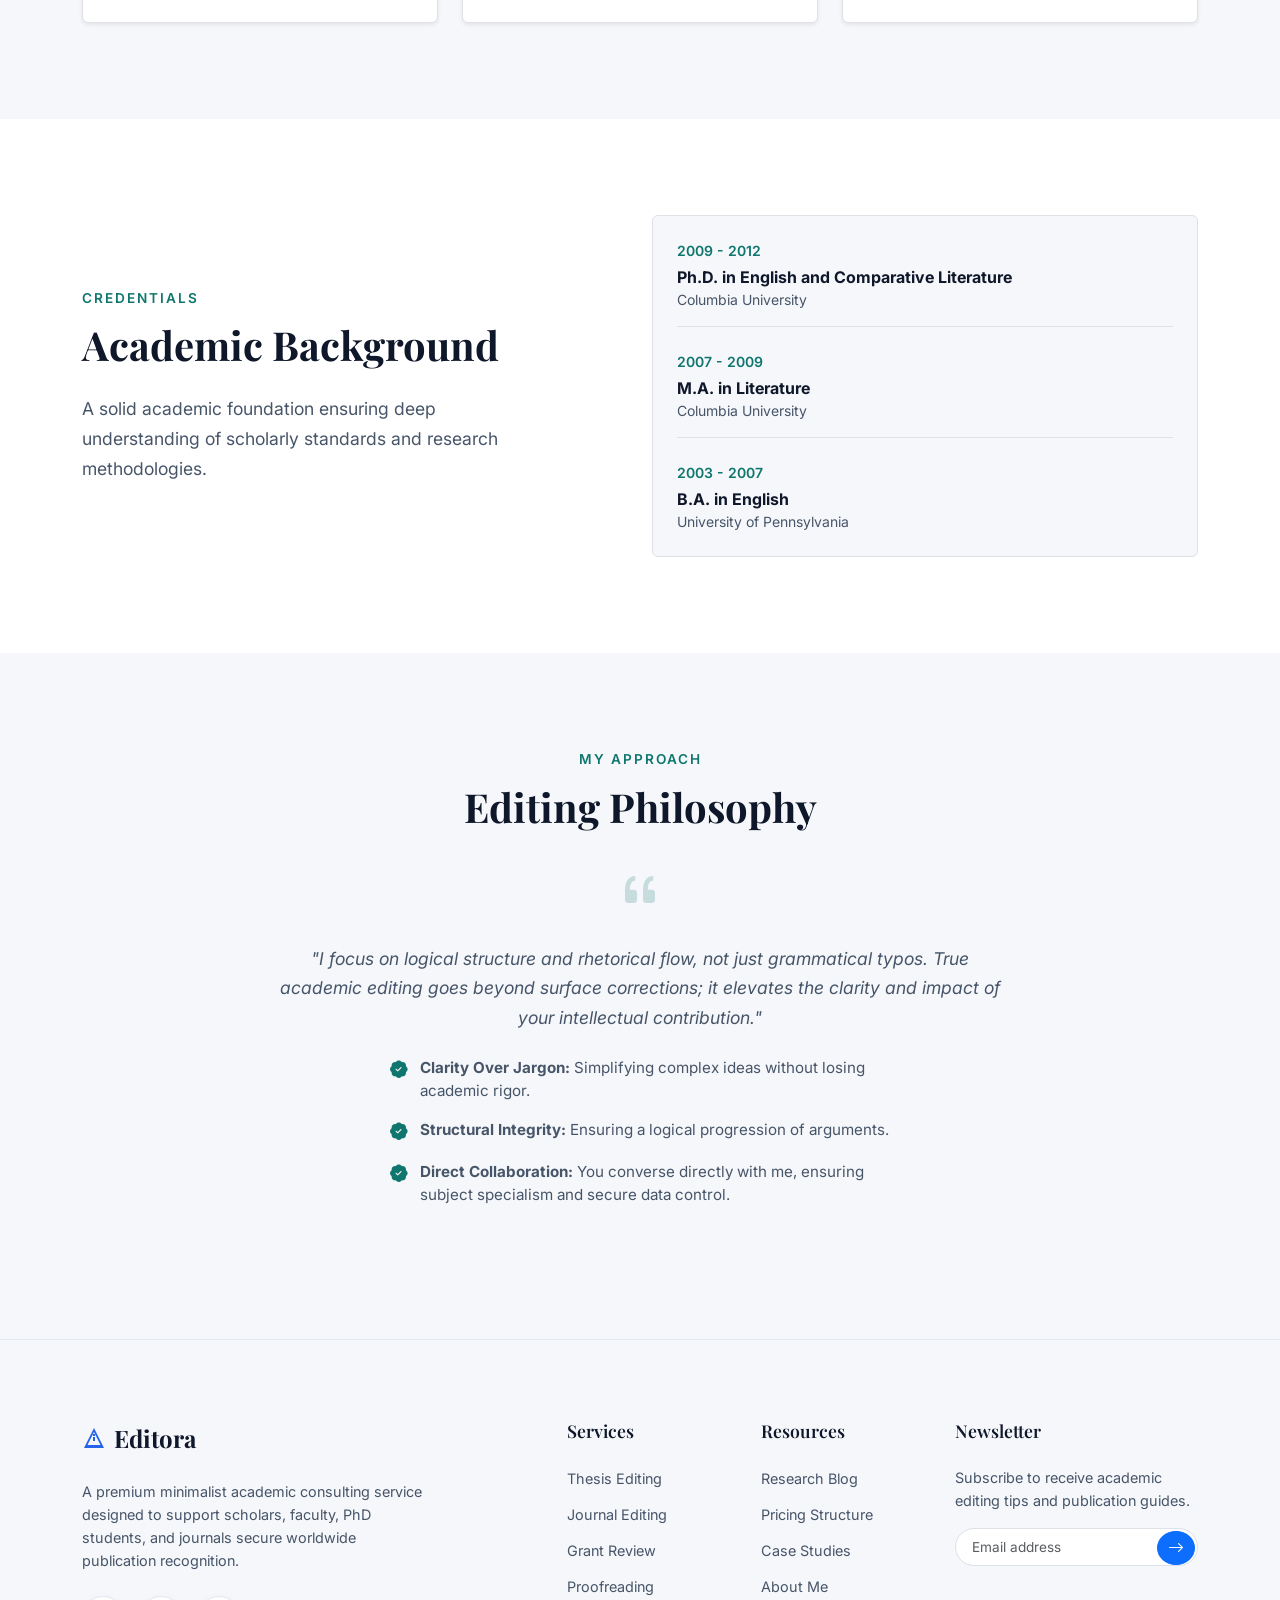
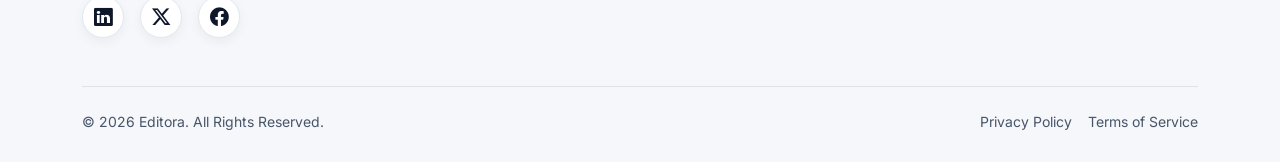
<file: about.html>
<!DOCTYPE html>
<html lang="en" dir="ltr" data-theme="light">
<head>
  <meta charset="UTF-8">
  <meta name="viewport" content="width=device-width, initial-scale=1.0">
  <title>About Me | Editora</title>
  <meta name="description" content="Learn more about my academic background, editing philosophy, and credentials as an expert scholarly editor.">
  
  <link rel="icon" type="image/svg+xml" href="assets/favicon.svg">
  <link rel="shortcut icon" type="image/svg+xml" href="assets/favicon.svg">
  
  <link id="bootstrap-theme-link" rel="stylesheet" href="https://cdn.jsdelivr.net/npm/bootstrap@5.3.3/dist/css/bootstrap.min.css">
  <link rel="stylesheet" href="assets/css/style.css">
  <link rel="stylesheet" href="assets/css/dark-mode.css">
  <link rel="stylesheet" href="assets/css/rtl.css">
</head>
<body>

  <!-- Premium Overlay Loader -->
  <div id="page-loader">
    <div class="loader-logo">Editora</div>
    <div class="loader-bar">
      <div class="loader-progress"></div>
    </div>
  </div>

  <!-- Header & Sticky Navbar -->
  <header>
    <nav class="navbar navbar-expand-xl navbar-custom fixed-top">
      <div class="container">
        <a class="navbar-brand-custom" href="index.html">
          <svg viewBox="0 0 24 24" width="28" height="28" xmlns="http://www.w3.org/2000/svg">
            <path d="M12 2L2 22h20L12 2zm0 4l6.5 13H5.5L12 6zm-1 5h2v4h-2v-4zm0-3h2v2h-2V8z"/>
          </svg>
          <span>Editora</span>
        </a>
        
        <div class="d-flex align-items-center gap-2 ms-auto ms-xl-0 order-xl-last theme-controls-wrapper">
          <!-- Theme and RTL Controls -->
          <div class="theme-controls-inline d-flex gap-2">
            <button id="themeToggle" class="btn-control" aria-label="Toggle Theme">
              <i class="bi bi-sun-fill light-icon"></i>
              <i class="bi bi-moon-stars-fill dark-icon"></i>
            </button>
            <button id="rtlToggle" class="btn-control" aria-label="Toggle RTL">
              <span>RTL</span>
            </button>
          </div>
          
          <button class="navbar-toggler border-0 p-0 ms-1" type="button" data-bs-toggle="collapse" data-bs-target="#navbarNav" aria-controls="navbarNav" aria-expanded="false" aria-label="Toggle navigation">
            <i class="bi bi-list icon-menu text-main" style="font-size: 1.75rem;"></i>
            <i class="bi bi-x-lg icon-close text-main" style="font-size: 1.75rem; display: none;"></i>
          </button>
        </div>
        
        <div class="collapse navbar-collapse" id="navbarNav">
          <ul class="navbar-nav mx-auto mb-2 mb-lg-0">
            <li class="nav-item"><a class="nav-link-custom" href="index.html">Home</a></li>
            <li class="nav-item"><a class="nav-link-custom" href="home-2.html">Home 2</a></li>
            <li class="nav-item"><a class="nav-link-custom active" href="about.html">About</a></li>
            <li class="nav-item"><a class="nav-link-custom" href="services.html">Services</a></li>
            <li class="nav-item"><a class="nav-link-custom" href="case-studies.html">Case Studies</a></li>
            <li class="nav-item"><a class="nav-link-custom" href="blog.html">Blog</a></li>
            <li class="nav-item"><a class="nav-link-custom" href="pricing.html">Pricing</a></li>
            <li class="nav-item"><a class="nav-link-custom" href="contact.html">Contact</a></li>
          </ul>
        </div>
      </div>
    </nav>


  </header>

  <!-- Banner Header -->
  <section class="py-5" style="
    padding-top: 140px !important;
    padding-bottom: 80px !important;
    position: relative;
    background: url('assets/images/about-banner-bg.png') center center / cover no-repeat;
    overflow: hidden;
  ">
    <!-- Dark overlay for readability -->
    <div style="
      position: absolute; inset: 0;
      background: rgba(10, 25, 47, 0.65);
      backdrop-filter: blur(1px);
    "></div>

    <div class="container py-5 text-center scroll-reveal revealed" style="position: relative; z-index: 1;">
      <span class="section-subtitle" style="color: var(--accent-teal); opacity: 1;">Biography</span>
      <h1 class="display-5 fw-bold mb-3" style="color: #ffffff;">Academic Experience &amp; Credentials</h1>
      <p class="mx-auto mb-0" style="max-width: 600px; color: rgba(255,255,255,0.82); font-size: 1.05rem; line-height: 1.75;">
        Providing scholarly editing with professional expertise. Learn about my academic background and consultant history.
      </p>
    </div>
  </section>

  <!-- About the Editor -->
  <section class="py-5">
    <div class="container py-5">
      <div class="row align-items-center">
        <div class="col-lg-6 text-start mb-5 mb-lg-0 scroll-reveal revealed">
          <span class="section-subtitle">About the Editor</span>
          <h2 class="section-title mb-4">I specialize in high-impact publication preparation.</h2>
          <p class="lead-text mb-4">
            My name is Dr. Claire Sinclair, and I am an independent academic editing consultant. Unlike large agencies that handle manuscripts as volume products, I review every manuscript individually. My goal is simple: to make your manuscript speak with clarity, precision, and academic authority.
          </p>
          <p class="text-muted mb-4">
            I work directly with scholars to refine their research into polished, publication-ready manuscripts, ensuring their voices are heard and their arguments are clearly articulated.
          </p>
        </div>
        <div class="col-lg-6 scroll-reveal revealed">
          <img src="assets/images/about-editor.png" alt="Dr. Claire Sinclair - Academic Editor" class="img-fluid rounded shadow-sm w-100" style="object-fit: cover; min-height: 400px;">
        </div>
      </div>
    </div>
  </section>

  <!-- Expertise -->
  <section class="py-5" style="background-color: var(--secondary-bg);">
    <div class="container py-5 text-center scroll-reveal revealed">
      <span class="section-subtitle">Areas of Specialization</span>
      <h2 class="section-title mb-5">Expertise</h2>
      <div class="row g-4">
        <div class="col-md-4">
          <a href="services.html#journal" class="text-decoration-none">
            <div class="p-4 border rounded h-100 text-center shadow-sm card-hover" style="background-color: var(--card-bg);">
              <i class="bi bi-journal-text text-main mb-3" style="font-size: 2rem;"></i>
              <h4 class="font-serif text-main">Journal Editing</h4>
              <p class="text-muted small mb-0">Preparation for high-impact peer-reviewed journals.</p>
            </div>
          </a>
        </div>
        <div class="col-md-4">
          <a href="services.html#thesis" class="text-decoration-none">
            <div class="p-4 border rounded h-100 text-center shadow-sm card-hover" style="background-color: var(--card-bg);">
              <i class="bi bi-book text-main mb-3" style="font-size: 2rem;"></i>
              <h4 class="font-serif text-main">Thesis & Dissertations</h4>
              <p class="text-muted small mb-0">Comprehensive structural and stylistic editing for PhD candidates.</p>
            </div>
          </a>
        </div>
        <div class="col-md-4">
          <a href="services.html#grant" class="text-decoration-none">
            <div class="p-4 border rounded h-100 text-center shadow-sm card-hover" style="background-color: var(--card-bg);">
              <i class="bi bi-file-earmark-check text-main mb-3" style="font-size: 2rem;"></i>
              <h4 class="font-serif text-main">Grant Proposals</h4>
              <p class="text-muted small mb-0">Persuasive narrative refinement for academic funding applications.</p>
            </div>
          </a>
        </div>
      </div>
    </div>
  </section>

  <!-- Academic Background -->
  <section class="py-5">
    <div class="container py-5">
      <div class="row align-items-center">
        <div class="col-lg-5 text-center text-lg-start mb-4 mb-lg-0 scroll-reveal revealed">
          <span class="section-subtitle">Credentials</span>
          <h2 class="section-title mb-4">Academic Background</h2>
          <p class="lead-text mb-0">
            A solid academic foundation ensuring deep understanding of scholarly standards and research methodologies.
          </p>
        </div>
        <div class="col-lg-6 offset-lg-1 scroll-reveal revealed">
          <div class="p-4 border rounded bg-light-custom" style="background-color: var(--secondary-bg);">
            <div class="mb-4 text-start border-bottom pb-3">
              <span class="small text-teal d-block fw-semibold mb-1" style="color: var(--accent-teal);">2009 - 2012</span>
              <strong class="text-main">Ph.D. in English and Comparative Literature</strong>
              <p class="small text-muted mb-0">Columbia University</p>
            </div>
            <div class="mb-4 text-start border-bottom pb-3">
              <span class="small text-teal d-block fw-semibold mb-1" style="color: var(--accent-teal);">2007 - 2009</span>
              <strong class="text-main">M.A. in Literature</strong>
              <p class="small text-muted mb-0">Columbia University</p>
            </div>
            <div class="text-start">
              <span class="small text-teal d-block fw-semibold mb-1" style="color: var(--accent-teal);">2003 - 2007</span>
              <strong class="text-main">B.A. in English</strong>
              <p class="small text-muted mb-0">University of Pennsylvania</p>
            </div>
          </div>
        </div>
      </div>
    </div>
  </section>

  <!-- Editing Philosophy -->
  <section class="py-5" style="background-color: var(--secondary-bg);">
    <div class="container py-5">
      <div class="row justify-content-center text-center scroll-reveal revealed">
        <div class="col-lg-8">
          <span class="section-subtitle">My Approach</span>
          <h2 class="section-title mb-4">Editing Philosophy</h2>
          <i class="bi bi-quote text-teal mb-3 d-block" style="font-size: 3rem; opacity: 0.2; color: var(--accent-teal);"></i>
          <p class="lead-text fst-italic mb-4">
            "I focus on logical structure and rhetorical flow, not just grammatical typos. True academic editing goes beyond surface corrections; it elevates the clarity and impact of your intellectual contribution."
          </p>
          <div class="d-flex justify-content-center">
            <ul class="premium-check-list text-start d-inline-block" style="max-width: 500px;">
              <li class="check-list-item mb-3">
                <span class="check-icon-wrapper"><i class="bi bi-patch-check-fill"></i></span>
                <div class="check-list-text">
                  <strong>Clarity Over Jargon:</strong> Simplifying complex ideas without losing academic rigor.
                </div>
              </li>
              <li class="check-list-item mb-3">
                <span class="check-icon-wrapper"><i class="bi bi-patch-check-fill"></i></span>
                <div class="check-list-text">
                  <strong>Structural Integrity:</strong> Ensuring a logical progression of arguments.
                </div>
              </li>
              <li class="check-list-item">
                <span class="check-icon-wrapper"><i class="bi bi-patch-check-fill"></i></span>
                <div class="check-list-text">
                  <strong>Direct Collaboration:</strong> You converse directly with me, ensuring subject specialism and secure data control.
                </div>
              </li>
            </ul>
          </div>
        </div>
      </div>
    </div>
  </section>

  <!-- Footer -->
  <footer class="footer-custom">
    <div class="container">
      <div class="row g-5">
        <div class="col-lg-4 text-start">
          <a class="footer-logo text-decoration-none" href="index.html">
            <svg viewBox="0 0 24 24" width="24" height="24" xmlns="http://www.w3.org/2000/svg">
              <path d="M12 2L2 22h20L12 2zm0 4l6.5 13H5.5L12 6zm-1 5h2v4h-2v-4zm0-3h2v2h-2V8z"/>
            </svg>
            <span>Editora</span>
          </a>
          <p class="footer-desc mb-4">
            A premium minimalist academic consulting service designed to support scholars, faculty, PhD students, and journals secure worldwide publication recognition.
          </p>
          <div class="d-flex gap-3">
            <a href="#" aria-label="LinkedIn" class="btn-control"><i class="bi bi-linkedin"></i></a>
            <a href="#" aria-label="Twitter" class="btn-control"><i class="bi bi-twitter-x"></i></a>
            <a href="#" aria-label="Facebook" class="btn-control"><i class="bi bi-facebook"></i></a>
          </div>
        </div>
        
        <div class="col-sm-6 col-lg-2 text-start offset-lg-1">
          <h5 class="footer-heading">Services</h5>
          <ul class="footer-links">
            <li class="footer-link-item"><a href="services.html#thesis">Thesis Editing</a></li>
            <li class="footer-link-item"><a href="services.html#journal">Journal Editing</a></li>
            <li class="footer-link-item"><a href="services.html#grant">Grant Review</a></li>
            <li class="footer-link-item"><a href="services.html#proofreading">Proofreading</a></li>
          </ul>
        </div>
        
        <div class="col-sm-6 col-lg-2 text-start">
          <h5 class="footer-heading">Resources</h5>
          <ul class="footer-links">
            <li class="footer-link-item"><a href="blog.html">Research Blog</a></li>
            <li class="footer-link-item"><a href="pricing.html">Pricing Structure</a></li>
            <li class="footer-link-item"><a href="case-studies.html">Case Studies</a></li>
            <li class="footer-link-item"><a href="about.html">About Me</a></li>
          </ul>
        </div>
        
        <div class="col-lg-3 text-start">
          <h5 class="footer-heading">Newsletter</h5>
          <p class="footer-desc mb-3">Subscribe to receive academic editing tips and publication guides.</p>
          <form class="position-relative">
            <input type="email" class="form-control rounded-pill border py-2 px-3 text-start" style="font-size: 0.85rem;" placeholder="Email address" required>
            <button class="btn btn-primary rounded-circle position-absolute" style="top: 3px; right: 3px; padding: 4px 10px;" type="submit" aria-label="Subscribe">
              <i class="bi bi-arrow-right"></i>
            </button>
          </form>
        </div>
      </div>
      
      <div class="border-top mt-5 pt-4 d-flex flex-wrap justify-content-between align-items-center">
        <p class="small text-muted mb-0">&copy; 2026 Editora. All Rights Reserved.</p>
        <div class="d-flex gap-3">
          <a href="#" class="small text-muted text-decoration-none">Privacy Policy</a>
          <a href="#" class="small text-muted text-decoration-none">Terms of Service</a>
        </div>
      </div>
    </div>
  </footer>

  <!-- Back to Top Button -->
  <button id="backToTop" class="back-to-top" aria-label="Back to Top">
    <i class="bi bi-arrow-up"></i>
  </button>

  <script src="https://cdn.jsdelivr.net/npm/bootstrap@5.3.3/dist/js/bootstrap.bundle.min.js"></script>
  <script src="assets/js/main.js"></script>
</body>
</html>
</file>
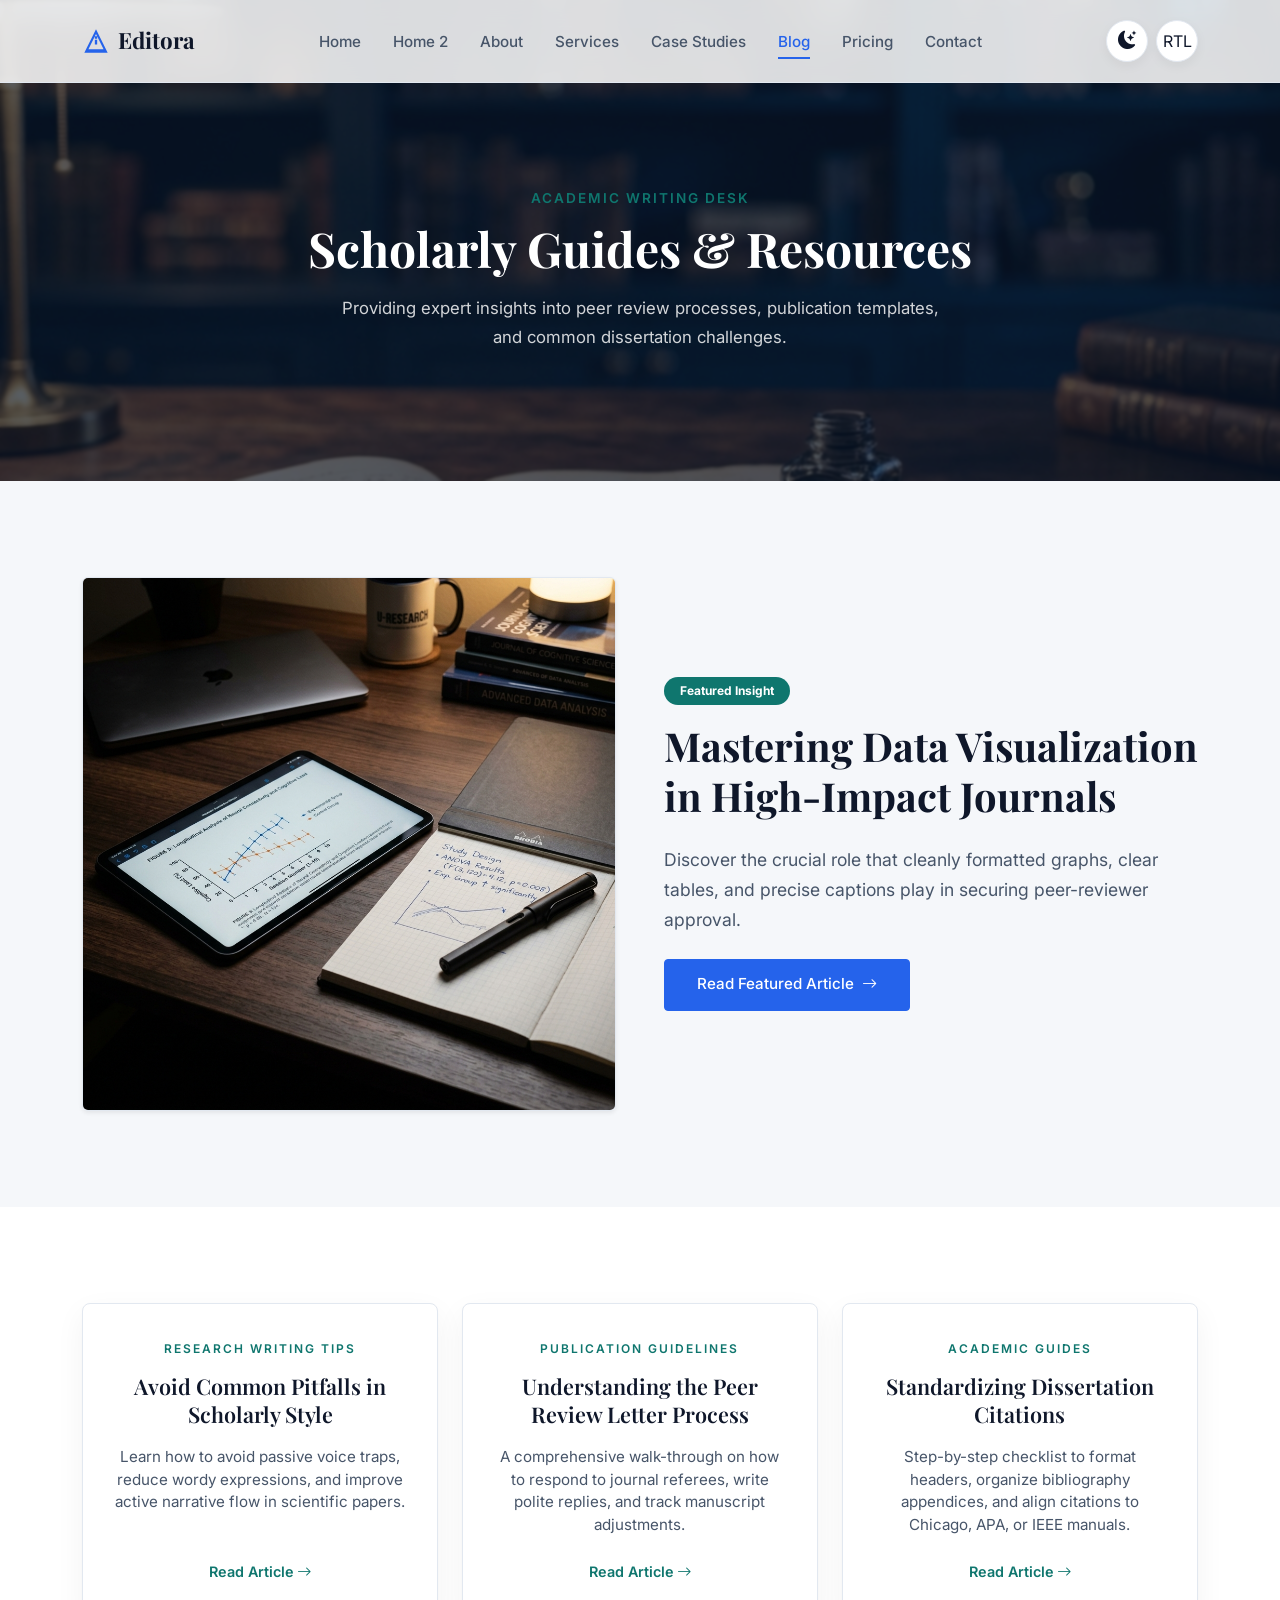
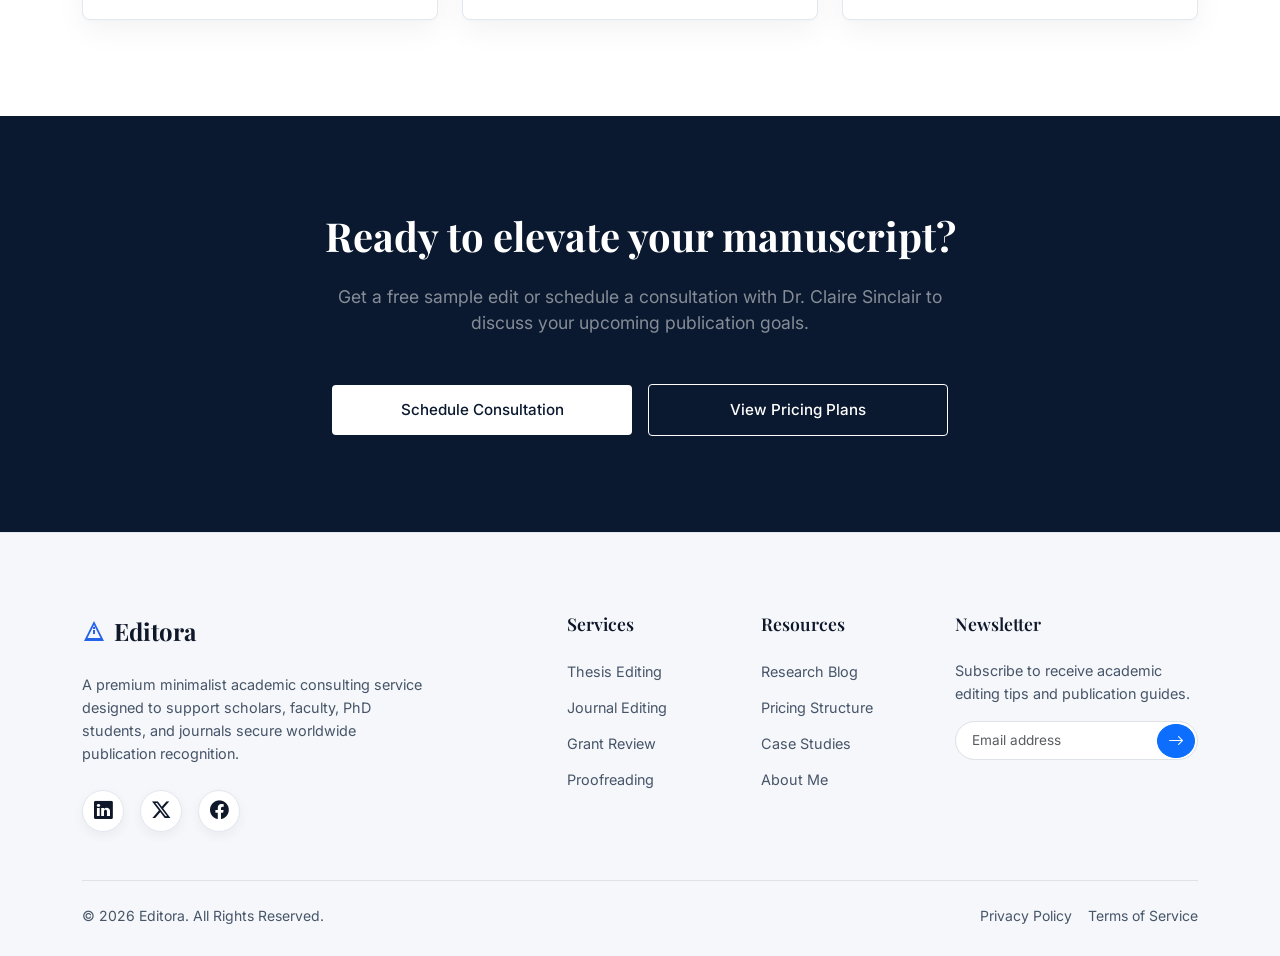
<file: blog.html>
<!DOCTYPE html>
<html lang="en" dir="ltr" data-theme="light">
<head>
  <meta charset="UTF-8">
  <meta name="viewport" content="width=device-width, initial-scale=1.0">
  <title>Blog Resources | Editora</title>
  <meta name="description" content="Read expert tips on scholarly research writing, citation layouts, and peer-reviewed article preparation guidance.">
  
  <link rel="icon" type="image/svg+xml" href="assets/favicon.svg">
  <link rel="shortcut icon" type="image/svg+xml" href="assets/favicon.svg">
  
  <link id="bootstrap-theme-link" rel="stylesheet" href="https://cdn.jsdelivr.net/npm/bootstrap@5.3.3/dist/css/bootstrap.min.css">
  <link rel="stylesheet" href="assets/css/style.css">
  <link rel="stylesheet" href="assets/css/dark-mode.css">
  <link rel="stylesheet" href="assets/css/rtl.css">
</head>
<body>

  <!-- Premium Overlay Loader -->
  <div id="page-loader">
    <div class="loader-logo">Editora</div>
    <div class="loader-bar">
      <div class="loader-progress"></div>
    </div>
  </div>

  <!-- Header & Sticky Navbar -->
  <header>
    <nav class="navbar navbar-expand-xl navbar-custom fixed-top">
      <div class="container">
        <a class="navbar-brand-custom" href="index.html">
          <svg viewBox="0 0 24 24" width="28" height="28" xmlns="http://www.w3.org/2000/svg">
            <path d="M12 2L2 22h20L12 2zm0 4l6.5 13H5.5L12 6zm-1 5h2v4h-2v-4zm0-3h2v2h-2V8z"/>
          </svg>
          <span>Editora</span>
        </a>
        
        <div class="d-flex align-items-center gap-2 ms-auto ms-xl-0 order-xl-last theme-controls-wrapper">
          <!-- Theme and RTL Controls -->
          <div class="theme-controls-inline d-flex gap-2">
            <button id="themeToggle" class="btn-control" aria-label="Toggle Theme">
              <i class="bi bi-sun-fill light-icon"></i>
              <i class="bi bi-moon-stars-fill dark-icon"></i>
            </button>
            <button id="rtlToggle" class="btn-control" aria-label="Toggle RTL">
              <span>RTL</span>
            </button>
          </div>
          
          <button class="navbar-toggler border-0 p-0 ms-1" type="button" data-bs-toggle="collapse" data-bs-target="#navbarNav" aria-controls="navbarNav" aria-expanded="false" aria-label="Toggle navigation">
            <i class="bi bi-list icon-menu text-main" style="font-size: 1.75rem;"></i>
            <i class="bi bi-x-lg icon-close text-main" style="font-size: 1.75rem; display: none;"></i>
          </button>
        </div>
        
        <div class="collapse navbar-collapse" id="navbarNav">
          <ul class="navbar-nav mx-auto mb-2 mb-lg-0">
            <li class="nav-item"><a class="nav-link-custom" href="index.html">Home</a></li>
            <li class="nav-item"><a class="nav-link-custom" href="home-2.html">Home 2</a></li>
            <li class="nav-item"><a class="nav-link-custom" href="about.html">About</a></li>
            <li class="nav-item"><a class="nav-link-custom" href="services.html">Services</a></li>
            <li class="nav-item"><a class="nav-link-custom" href="case-studies.html">Case Studies</a></li>
            <li class="nav-item"><a class="nav-link-custom active" href="blog.html">Blog</a></li>
            <li class="nav-item"><a class="nav-link-custom" href="pricing.html">Pricing</a></li>
            <li class="nav-item"><a class="nav-link-custom" href="contact.html">Contact</a></li>
          </ul>
        </div>
      </div>
    </nav>


  </header>

  <!-- Banner Header -->
  <section class="py-5" style="
    padding-top: 140px !important;
    padding-bottom: 80px !important;
    position: relative;
    background: url('assets/images/blog-banner-bg.png') center center / cover no-repeat;
    overflow: hidden;
  ">
    <!-- Dark overlay for readability -->
    <div style="
      position: absolute; inset: 0;
      background: rgba(10, 25, 47, 0.68);
      backdrop-filter: blur(1px);
    "></div>

    <div class="container py-5 text-center scroll-reveal revealed" style="position: relative; z-index: 1;">
      <span class="section-subtitle" style="color: var(--accent-teal); opacity: 1;">Academic Writing Desk</span>
      <h1 class="display-5 fw-bold mb-3" style="color: #ffffff;">Scholarly Guides &amp; Resources</h1>
      <p class="mx-auto mb-0" style="max-width: 600px; color: rgba(255,255,255,0.82); font-size: 1.05rem; line-height: 1.75;">
        Providing expert insights into peer review processes, publication templates, and common dissertation challenges.
      </p>
    </div>
  </section>

  <!-- Featured Insight Section -->
  <section class="py-5 bg-light-custom" style="background-color: var(--secondary-bg);">
    <div class="container py-5">
      <div class="row align-items-center g-5">
        <div class="col-lg-6 scroll-reveal revealed">
          <img src="assets/images/featured-blog-post.png" alt="Featured Research Post" class="img-fluid rounded shadow-sm w-100" style="object-fit: cover; min-height: 350px; border: 1px solid var(--border-color);">
        </div>
        <div class="col-lg-6 text-center text-lg-start scroll-reveal revealed">
          <span class="badge text-white px-3 py-2 rounded-pill mb-3" style="background-color: var(--accent-teal);">Featured Insight</span>
          <h2 class="section-title mb-4">Mastering Data Visualization in High-Impact Journals</h2>
          <p class="lead-text mb-4 mx-auto mx-lg-0" style="max-width: 600px;">
            Discover the crucial role that cleanly formatted graphs, clear tables, and precise captions play in securing peer-reviewer approval.
          </p>
          <a href="#" class="btn-premium btn-premium-primary d-inline-flex align-items-center gap-2">Read Featured Article <i class="bi bi-arrow-right"></i></a>
        </div>
      </div>
    </div>
  </section>

  <!-- Blog List Section (3 Items, odd centering rule active on tablet) -->
  <section class="py-5">
    <div class="container py-5">
      <div class="card-grid-container grid-3-col-desktop scroll-reveal revealed">
        
        <!-- Blog Card 1 -->
        <div class="card-item">
          <div class="premium-card">
            <span class="section-subtitle text-start" style="font-size: 0.75rem;">Research Writing Tips</span>
            <div class="card-title-container">
              <h3>Avoid Common Pitfalls in Scholarly Style</h3>
            </div>
            <p class="text-muted text-start mb-4 flex-grow-1" style="font-size: 0.95rem;">
              Learn how to avoid passive voice traps, reduce wordy expressions, and improve active narrative flow in scientific papers.
            </p>
            <a href="#" class="text-decoration-none text-start fw-semibold text-teal" style="font-size: 0.9rem; color: var(--accent-teal);">
              Read Article <i class="bi bi-arrow-right"></i>
            </a>
          </div>
        </div>

        <!-- Blog Card 2 -->
        <div class="card-item">
          <div class="premium-card">
            <span class="section-subtitle text-start" style="font-size: 0.75rem;">Publication Guidelines</span>
            <div class="card-title-container">
              <h3>Understanding the Peer Review Letter Process</h3>
            </div>
            <p class="text-muted text-start mb-4 flex-grow-1" style="font-size: 0.95rem;">
              A comprehensive walk-through on how to respond to journal referees, write polite replies, and track manuscript adjustments.
            </p>
            <a href="#" class="text-decoration-none text-start fw-semibold text-teal" style="font-size: 0.9rem; color: var(--accent-teal);">
              Read Article <i class="bi bi-arrow-right"></i>
            </a>
          </div>
        </div>

        <!-- Blog Card 3 (Centered on tablet views) -->
        <div class="card-item">
          <div class="premium-card">
            <span class="section-subtitle text-start" style="font-size: 0.75rem;">Academic Guides</span>
            <div class="card-title-container">
              <h3>Standardizing Dissertation Citations</h3>
            </div>
            <p class="text-muted text-start mb-4 flex-grow-1" style="font-size: 0.95rem;">
              Step-by-step checklist to format headers, organize bibliography appendices, and align citations to Chicago, APA, or IEEE manuals.
            </p>
            <a href="#" class="text-decoration-none text-start fw-semibold text-teal" style="font-size: 0.9rem; color: var(--accent-teal);">
              Read Article <i class="bi bi-arrow-right"></i>
            </a>
          </div>
        </div>

      </div>
    </div>
  </section>

  <!-- Consultation CTA Section -->
  <style>
    .btn-cta-primary {
      background-color: #ffffff !important;
      color: #0a192f !important;
      transition: all 0.3s ease;
    }
    .btn-cta-primary:hover {
      background-color: #f1f5f9 !important;
      color: #000000 !important;
      transform: translateY(-3px);
      box-shadow: 0 10px 20px rgba(0,0,0,0.3);
    }
    .btn-cta-outline {
      background-color: transparent !important;
      color: #ffffff !important;
      border: 1px solid #ffffff !important;
      transition: all 0.3s ease;
    }
    .btn-cta-outline:hover {
      background-color: #ffffff !important;
      color: #0a192f !important;
      transform: translateY(-3px);
      box-shadow: 0 10px 20px rgba(0,0,0,0.3);
    }
  </style>
  <section class="py-5 text-center" style="background-color: #0a192f;">
    <div class="container py-5 scroll-reveal revealed">
      <h2 class="display-6 fw-bold mb-4 font-serif text-white">Ready to elevate your manuscript?</h2>
      <p class="mx-auto mb-5 text-white-50" style="max-width: 650px; font-size: 1.1rem;">
        Get a free sample edit or schedule a consultation with Dr. Claire Sinclair to discuss your upcoming publication goals.
      </p>
      <div class="d-flex flex-column flex-sm-row justify-content-center align-items-center gap-3 w-100">
        <a href="contact.html" class="btn-premium btn-cta-primary w-100" style="max-width: 300px;">Schedule Consultation</a>
        <a href="pricing.html" class="btn-premium btn-cta-outline w-100" style="max-width: 300px;">View Pricing Plans</a>
      </div>
    </div>
  </section>

  <!-- Footer -->
  <footer class="footer-custom">
    <div class="container">
      <div class="row g-5">
        <div class="col-lg-4 text-start">
          <a class="footer-logo text-decoration-none" href="index.html">
            <svg viewBox="0 0 24 24" width="24" height="24" xmlns="http://www.w3.org/2000/svg">
              <path d="M12 2L2 22h20L12 2zm0 4l6.5 13H5.5L12 6zm-1 5h2v4h-2v-4zm0-3h2v2h-2V8z"/>
            </svg>
            <span>Editora</span>
          </a>
          <p class="footer-desc mb-4">
            A premium minimalist academic consulting service designed to support scholars, faculty, PhD students, and journals secure worldwide publication recognition.
          </p>
          <div class="d-flex gap-3">
            <a href="#" aria-label="LinkedIn" class="btn-control"><i class="bi bi-linkedin"></i></a>
            <a href="#" aria-label="Twitter" class="btn-control"><i class="bi bi-twitter-x"></i></a>
            <a href="#" aria-label="Facebook" class="btn-control"><i class="bi bi-facebook"></i></a>
          </div>
        </div>
        
        <div class="col-sm-6 col-lg-2 text-start offset-lg-1">
          <h5 class="footer-heading">Services</h5>
          <ul class="footer-links">
            <li class="footer-link-item"><a href="services.html#thesis">Thesis Editing</a></li>
            <li class="footer-link-item"><a href="services.html#journal">Journal Editing</a></li>
            <li class="footer-link-item"><a href="services.html#grant">Grant Review</a></li>
            <li class="footer-link-item"><a href="services.html#proofreading">Proofreading</a></li>
          </ul>
        </div>
        
        <div class="col-sm-6 col-lg-2 text-start">
          <h5 class="footer-heading">Resources</h5>
          <ul class="footer-links">
            <li class="footer-link-item"><a href="blog.html">Research Blog</a></li>
            <li class="footer-link-item"><a href="pricing.html">Pricing Structure</a></li>
            <li class="footer-link-item"><a href="case-studies.html">Case Studies</a></li>
            <li class="footer-link-item"><a href="about.html">About Me</a></li>
          </ul>
        </div>
        
        <div class="col-lg-3 text-start">
          <h5 class="footer-heading">Newsletter</h5>
          <p class="footer-desc mb-3">Subscribe to receive academic editing tips and publication guides.</p>
          <form class="position-relative">
            <input type="email" class="form-control rounded-pill border py-2 px-3 text-start" style="font-size: 0.85rem;" placeholder="Email address" required>
            <button class="btn btn-primary rounded-circle position-absolute" style="top: 3px; right: 3px; padding: 4px 10px;" type="submit" aria-label="Subscribe">
              <i class="bi bi-arrow-right"></i>
            </button>
          </form>
        </div>
      </div>
      
      <div class="border-top mt-5 pt-4 d-flex flex-wrap justify-content-between align-items-center">
        <p class="small text-muted mb-0">&copy; 2026 Editora. All Rights Reserved.</p>
        <div class="d-flex gap-3">
          <a href="#" class="small text-muted text-decoration-none">Privacy Policy</a>
          <a href="#" class="small text-muted text-decoration-none">Terms of Service</a>
        </div>
      </div>
    </div>
  </footer>

  <!-- Back to Top Button -->
  <button id="backToTop" class="back-to-top" aria-label="Back to Top">
    <i class="bi bi-arrow-up"></i>
  </button>

  <script src="https://cdn.jsdelivr.net/npm/bootstrap@5.3.3/dist/js/bootstrap.bundle.min.js"></script>
  <script src="assets/js/main.js"></script>
</body>
</html>
</file>
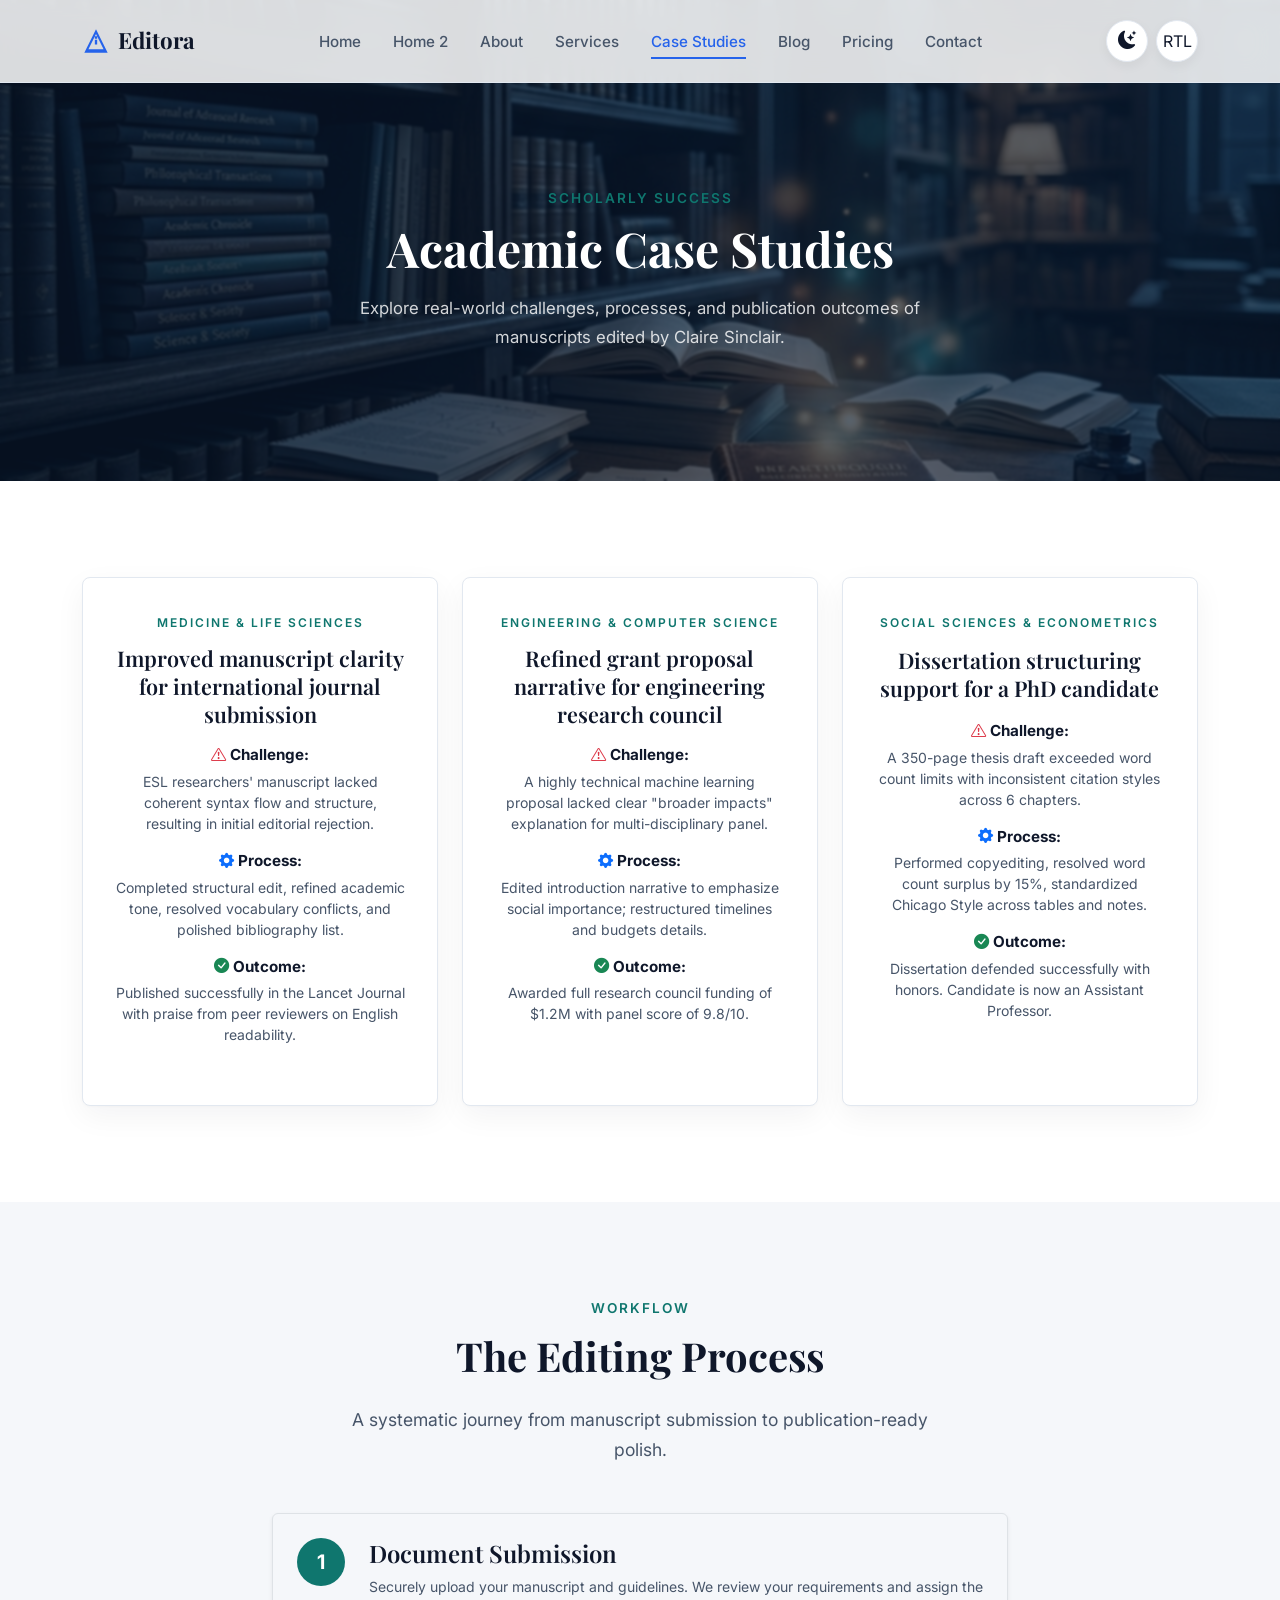
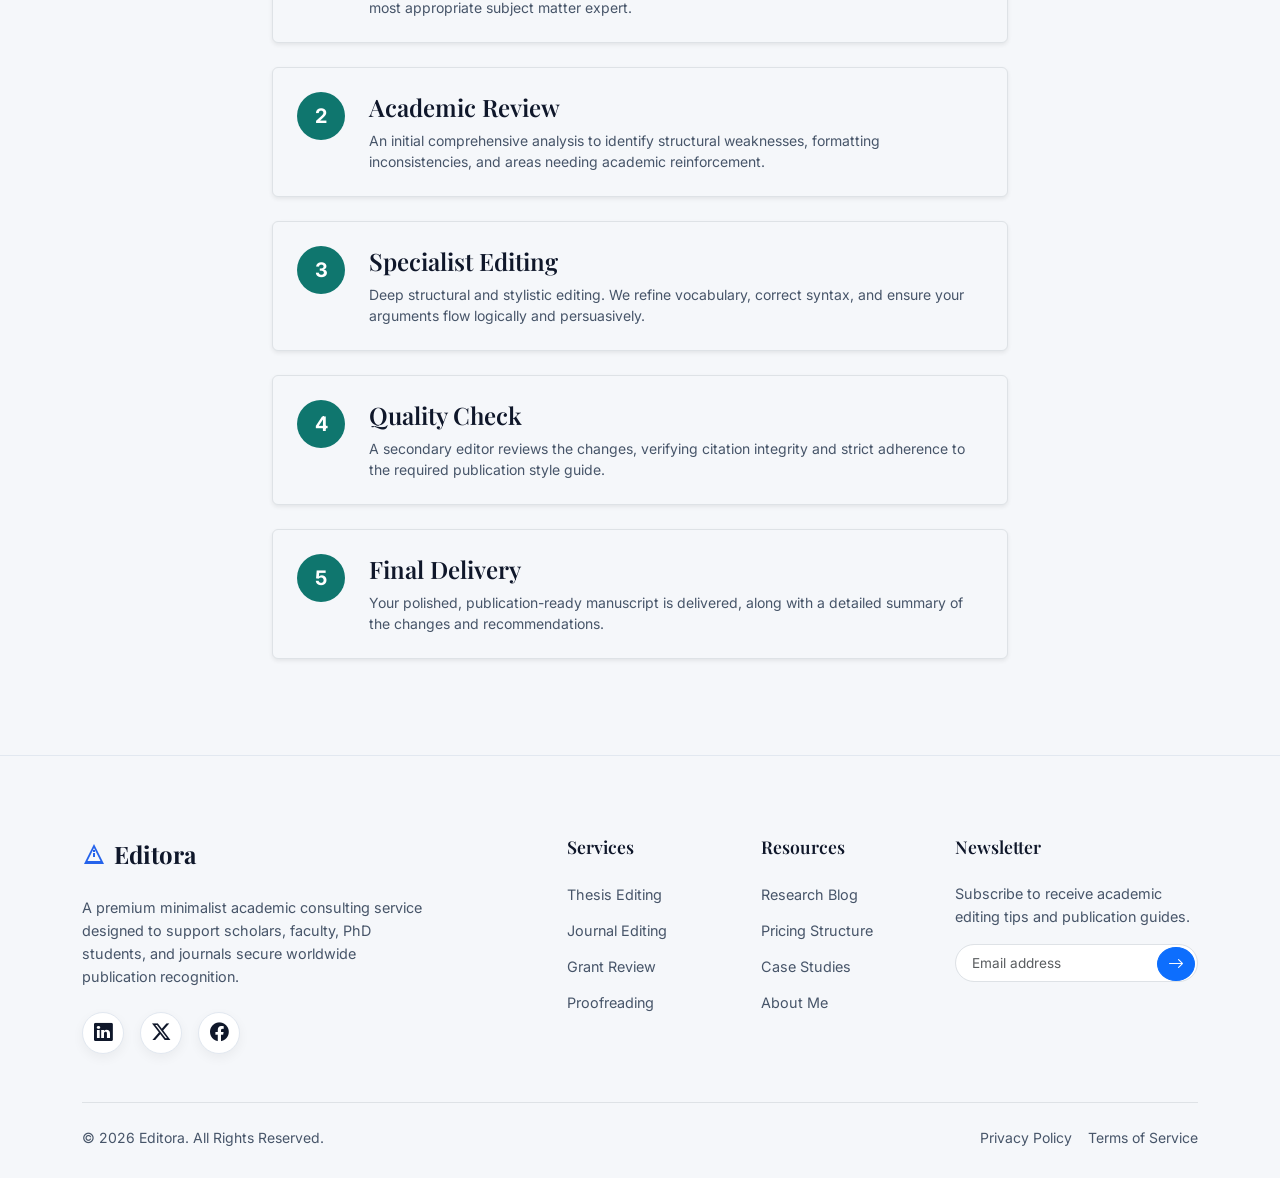
<file: case-studies.html>
<!DOCTYPE html>
<html lang="en" dir="ltr" data-theme="light">
<head>
  <meta charset="UTF-8">
  <meta name="viewport" content="width=device-width, initial-scale=1.0">
  <title>Case Studies | Editora</title>
  <meta name="description" content="Read real examples of how my premium academic editing services improved journal acceptance rates and grant funding outcomes.">
  
  <link rel="icon" type="image/svg+xml" href="assets/favicon.svg">
  <link rel="shortcut icon" type="image/svg+xml" href="assets/favicon.svg">
  
  <link id="bootstrap-theme-link" rel="stylesheet" href="https://cdn.jsdelivr.net/npm/bootstrap@5.3.3/dist/css/bootstrap.min.css">
  <link rel="stylesheet" href="assets/css/style.css">
  <link rel="stylesheet" href="assets/css/dark-mode.css">
  <link rel="stylesheet" href="assets/css/rtl.css">
</head>
<body>

  <!-- Premium Overlay Loader -->
  <div id="page-loader">
    <div class="loader-logo">Editora</div>
    <div class="loader-bar">
      <div class="loader-progress"></div>
    </div>
  </div>

  <!-- Header & Sticky Navbar -->
  <header>
    <nav class="navbar navbar-expand-xl navbar-custom fixed-top">
      <div class="container">
        <a class="navbar-brand-custom" href="index.html">
          <svg viewBox="0 0 24 24" width="28" height="28" xmlns="http://www.w3.org/2000/svg">
            <path d="M12 2L2 22h20L12 2zm0 4l6.5 13H5.5L12 6zm-1 5h2v4h-2v-4zm0-3h2v2h-2V8z"/>
          </svg>
          <span>Editora</span>
        </a>
        
        <div class="d-flex align-items-center gap-2 ms-auto ms-xl-0 order-xl-last theme-controls-wrapper">
          <!-- Theme and RTL Controls -->
          <div class="theme-controls-inline d-flex gap-2">
            <button id="themeToggle" class="btn-control" aria-label="Toggle Theme">
              <i class="bi bi-sun-fill light-icon"></i>
              <i class="bi bi-moon-stars-fill dark-icon"></i>
            </button>
            <button id="rtlToggle" class="btn-control" aria-label="Toggle RTL">
              <span>RTL</span>
            </button>
          </div>
          
          <button class="navbar-toggler border-0 p-0 ms-1" type="button" data-bs-toggle="collapse" data-bs-target="#navbarNav" aria-controls="navbarNav" aria-expanded="false" aria-label="Toggle navigation">
            <i class="bi bi-list icon-menu text-main" style="font-size: 1.75rem;"></i>
            <i class="bi bi-x-lg icon-close text-main" style="font-size: 1.75rem; display: none;"></i>
          </button>
        </div>
        
        <div class="collapse navbar-collapse" id="navbarNav">
          <ul class="navbar-nav mx-auto mb-2 mb-lg-0">
            <li class="nav-item"><a class="nav-link-custom" href="index.html">Home</a></li>
            <li class="nav-item"><a class="nav-link-custom" href="home-2.html">Home 2</a></li>
            <li class="nav-item"><a class="nav-link-custom" href="about.html">About</a></li>
            <li class="nav-item"><a class="nav-link-custom" href="services.html">Services</a></li>
            <li class="nav-item"><a class="nav-link-custom active" href="case-studies.html">Case Studies</a></li>
            <li class="nav-item"><a class="nav-link-custom" href="blog.html">Blog</a></li>
            <li class="nav-item"><a class="nav-link-custom" href="pricing.html">Pricing</a></li>
            <li class="nav-item"><a class="nav-link-custom" href="contact.html">Contact</a></li>
          </ul>
        </div>
      </div>
    </nav>


  </header>

  <!-- Banner Header -->
  <section class="py-5" style="
    padding-top: 140px !important;
    padding-bottom: 80px !important;
    position: relative;
    background: url('assets/images/case-studies-banner-bg.png') center center / cover no-repeat;
    overflow: hidden;
  ">
    <!-- Dark overlay for readability -->
    <div style="
      position: absolute; inset: 0;
      background: rgba(10, 25, 47, 0.68);
      backdrop-filter: blur(1px);
    "></div>

    <div class="container py-5 text-center scroll-reveal revealed" style="position: relative; z-index: 1;">
      <span class="section-subtitle" style="color: var(--accent-teal); opacity: 1;">Scholarly Success</span>
      <h1 class="display-5 fw-bold mb-3" style="color: #ffffff;">Academic Case Studies</h1>
      <p class="mx-auto mb-0" style="max-width: 600px; color: rgba(255,255,255,0.82); font-size: 1.05rem; line-height: 1.75;">
        Explore real-world challenges, processes, and publication outcomes of manuscripts edited by Claire Sinclair.
      </p>
    </div>
  </section>

  <!-- Case Studies Content (3 Items total, odd centering rule active on tablet/1024px) -->
  <section class="py-5">
    <div class="container py-5">
      <div class="card-grid-container grid-3-col-desktop scroll-reveal revealed">
        
        <!-- Case Study 1 -->
        <div class="card-item">
          <div class="premium-card">
            <span class="section-subtitle" style="font-size: 0.75rem;">Medicine & Life Sciences</span>
            <div class="card-title-container">
              <h3>Improved manuscript clarity for international journal submission</h3>
            </div>
            <div class="mb-4 text-start">
              <strong class="text-main d-block mb-1" style="font-size: 0.95rem;"><i class="bi bi-exclamation-triangle text-danger"></i> Challenge:</strong>
              <p class="small text-muted mb-3">
                ESL researchers' manuscript lacked coherent syntax flow and structure, resulting in initial editorial rejection.
              </p>
              
              <strong class="text-main d-block mb-1" style="font-size: 0.95rem;"><i class="bi bi-gear-fill text-primary"></i> Process:</strong>
              <p class="small text-muted mb-3">
                Completed structural edit, refined academic tone, resolved vocabulary conflicts, and polished bibliography list.
              </p>
              
              <strong class="text-main d-block mb-1" style="font-size: 0.95rem;"><i class="bi bi-check-circle-fill text-success"></i> Outcome:</strong>
              <p class="small text-muted mb-0">
                Published successfully in the Lancet Journal with praise from peer reviewers on English readability.
              </p>
            </div>
          </div>
        </div>

        <!-- Case Study 2 -->
        <div class="card-item">
          <div class="premium-card">
            <span class="section-subtitle" style="font-size: 0.75rem;">Engineering & Computer Science</span>
            <div class="card-title-container">
              <h3>Refined grant proposal narrative for engineering research council</h3>
            </div>
            <div class="mb-4 text-start">
              <strong class="text-main d-block mb-1" style="font-size: 0.95rem;"><i class="bi bi-exclamation-triangle text-danger"></i> Challenge:</strong>
              <p class="small text-muted mb-3">
                A highly technical machine learning proposal lacked clear "broader impacts" explanation for multi-disciplinary panel.
              </p>
              
              <strong class="text-main d-block mb-1" style="font-size: 0.95rem;"><i class="bi bi-gear-fill text-primary"></i> Process:</strong>
              <p class="small text-muted mb-3">
                Edited introduction narrative to emphasize social importance; restructured timelines and budgets details.
              </p>
              
              <strong class="text-main d-block mb-1" style="font-size: 0.95rem;"><i class="bi bi-check-circle-fill text-success"></i> Outcome:</strong>
              <p class="small text-muted mb-0">
                Awarded full research council funding of $1.2M with panel score of 9.8/10.
              </p>
            </div>
          </div>
        </div>

        <!-- Case Study 3 (Centered in tablet viewport) -->
        <div class="card-item">
          <div class="premium-card">
            <span class="section-subtitle" style="font-size: 0.75rem;">Social Sciences & Econometrics</span>
            <div class="card-title-container">
              <h3>Dissertation structuring support for a PhD candidate</h3>
            </div>
            <div class="mb-4 text-start">
              <strong class="text-main d-block mb-1" style="font-size: 0.95rem;"><i class="bi bi-exclamation-triangle text-danger"></i> Challenge:</strong>
              <p class="small text-muted mb-3">
                A 350-page thesis draft exceeded word count limits with inconsistent citation styles across 6 chapters.
              </p>
              
              <strong class="text-main d-block mb-1" style="font-size: 0.95rem;"><i class="bi bi-gear-fill text-primary"></i> Process:</strong>
              <p class="small text-muted mb-3">
                Performed copyediting, resolved word count surplus by 15%, standardized Chicago Style across tables and notes.
              </p>
              
              <strong class="text-main d-block mb-1" style="font-size: 0.95rem;"><i class="bi bi-check-circle-fill text-success"></i> Outcome:</strong>
              <p class="small text-muted mb-0">
                Dissertation defended successfully with honors. Candidate is now an Assistant Professor.
              </p>
            </div>
          </div>
        </div>

      </div>
    </div>
  </section>
  <!-- Process Flow Section -->
  <section class="py-5 bg-light-custom" style="background-color: var(--secondary-bg);">
    <div class="container py-5">
      <div class="text-center mb-5 scroll-reveal revealed">
        <span class="section-subtitle">Workflow</span>
        <h2 class="section-title">The Editing Process</h2>
        <p class="lead-text mx-auto" style="max-width: 600px;">
          A systematic journey from manuscript submission to publication-ready polish.
        </p>
      </div>
      
      <div class="row justify-content-center">
        <div class="col-lg-8">
          <div class="d-flex flex-column gap-4 scroll-reveal revealed">
            
            <!-- Step 1 -->
            <div class="d-flex align-items-start p-4 border rounded shadow-sm card-hover" style="background-color: var(--secondary-bg);">
              <div class="text-white rounded-circle d-flex justify-content-center align-items-center flex-shrink-0" style="background-color: var(--accent-teal); width: 48px; height: 48px; font-weight: bold; font-size: 1.25rem;">
                1
              </div>
              <div class="ms-4 text-start">
                <h4 class="text-main mb-2">Document Submission</h4>
                <p class="text-muted mb-0 small">Securely upload your manuscript and guidelines. We review your requirements and assign the most appropriate subject matter expert.</p>
              </div>
            </div>

            <!-- Step 2 -->
            <div class="d-flex align-items-start p-4 border rounded shadow-sm card-hover" style="background-color: var(--secondary-bg);">
              <div class="text-white rounded-circle d-flex justify-content-center align-items-center flex-shrink-0" style="background-color: var(--accent-teal); width: 48px; height: 48px; font-weight: bold; font-size: 1.25rem;">
                2
              </div>
              <div class="ms-4 text-start">
                <h4 class="text-main mb-2">Academic Review</h4>
                <p class="text-muted mb-0 small">An initial comprehensive analysis to identify structural weaknesses, formatting inconsistencies, and areas needing academic reinforcement.</p>
              </div>
            </div>

            <!-- Step 3 -->
            <div class="d-flex align-items-start p-4 border rounded shadow-sm card-hover" style="background-color: var(--secondary-bg);">
              <div class="text-white rounded-circle d-flex justify-content-center align-items-center flex-shrink-0" style="background-color: var(--accent-teal); width: 48px; height: 48px; font-weight: bold; font-size: 1.25rem;">
                3
              </div>
              <div class="ms-4 text-start">
                <h4 class="text-main mb-2">Specialist Editing</h4>
                <p class="text-muted mb-0 small">Deep structural and stylistic editing. We refine vocabulary, correct syntax, and ensure your arguments flow logically and persuasively.</p>
              </div>
            </div>

            <!-- Step 4 -->
            <div class="d-flex align-items-start p-4 border rounded shadow-sm card-hover" style="background-color: var(--secondary-bg);">
              <div class="text-white rounded-circle d-flex justify-content-center align-items-center flex-shrink-0" style="background-color: var(--accent-teal); width: 48px; height: 48px; font-weight: bold; font-size: 1.25rem;">
                4
              </div>
              <div class="ms-4 text-start">
                <h4 class="text-main mb-2">Quality Check</h4>
                <p class="text-muted mb-0 small">A secondary editor reviews the changes, verifying citation integrity and strict adherence to the required publication style guide.</p>
              </div>
            </div>

            <!-- Step 5 -->
            <div class="d-flex align-items-start p-4 border rounded shadow-sm card-hover" style="background-color: var(--secondary-bg);">
              <div class="text-white rounded-circle d-flex justify-content-center align-items-center flex-shrink-0" style="background-color: var(--accent-teal); width: 48px; height: 48px; font-weight: bold; font-size: 1.25rem;">
                5
              </div>
              <div class="ms-4 text-start">
                <h4 class="text-main mb-2">Final Delivery</h4>
                <p class="text-muted mb-0 small">Your polished, publication-ready manuscript is delivered, along with a detailed summary of the changes and recommendations.</p>
              </div>
            </div>
            
          </div>
        </div>
      </div>
    </div>
  </section>

  <!-- Footer -->
  <footer class="footer-custom">
    <div class="container">
      <div class="row g-5">
        <div class="col-lg-4 text-start">
          <a class="footer-logo text-decoration-none" href="index.html">
            <svg viewBox="0 0 24 24" width="24" height="24" xmlns="http://www.w3.org/2000/svg">
              <path d="M12 2L2 22h20L12 2zm0 4l6.5 13H5.5L12 6zm-1 5h2v4h-2v-4zm0-3h2v2h-2V8z"/>
            </svg>
            <span>Editora</span>
          </a>
          <p class="footer-desc mb-4">
            A premium minimalist academic consulting service designed to support scholars, faculty, PhD students, and journals secure worldwide publication recognition.
          </p>
          <div class="d-flex gap-3">
            <a href="#" aria-label="LinkedIn" class="btn-control"><i class="bi bi-linkedin"></i></a>
            <a href="#" aria-label="Twitter" class="btn-control"><i class="bi bi-twitter-x"></i></a>
            <a href="#" aria-label="Facebook" class="btn-control"><i class="bi bi-facebook"></i></a>
          </div>
        </div>
        
        <div class="col-sm-6 col-lg-2 text-start offset-lg-1">
          <h5 class="footer-heading">Services</h5>
          <ul class="footer-links">
            <li class="footer-link-item"><a href="services.html#thesis">Thesis Editing</a></li>
            <li class="footer-link-item"><a href="services.html#journal">Journal Editing</a></li>
            <li class="footer-link-item"><a href="services.html#grant">Grant Review</a></li>
            <li class="footer-link-item"><a href="services.html#proofreading">Proofreading</a></li>
          </ul>
        </div>
        
        <div class="col-sm-6 col-lg-2 text-start">
          <h5 class="footer-heading">Resources</h5>
          <ul class="footer-links">
            <li class="footer-link-item"><a href="blog.html">Research Blog</a></li>
            <li class="footer-link-item"><a href="pricing.html">Pricing Structure</a></li>
            <li class="footer-link-item"><a href="case-studies.html">Case Studies</a></li>
            <li class="footer-link-item"><a href="about.html">About Me</a></li>
          </ul>
        </div>
        
        <div class="col-lg-3 text-start">
          <h5 class="footer-heading">Newsletter</h5>
          <p class="footer-desc mb-3">Subscribe to receive academic editing tips and publication guides.</p>
          <form class="position-relative">
            <input type="email" class="form-control rounded-pill border py-2 px-3 text-start" style="font-size: 0.85rem;" placeholder="Email address" required>
            <button class="btn btn-primary rounded-circle position-absolute" style="top: 3px; right: 3px; padding: 4px 10px;" type="submit" aria-label="Subscribe">
              <i class="bi bi-arrow-right"></i>
            </button>
          </form>
        </div>
      </div>
      
      <div class="border-top mt-5 pt-4 d-flex flex-wrap justify-content-between align-items-center">
        <p class="small text-muted mb-0">&copy; 2026 Editora. All Rights Reserved.</p>
        <div class="d-flex gap-3">
          <a href="#" class="small text-muted text-decoration-none">Privacy Policy</a>
          <a href="#" class="small text-muted text-decoration-none">Terms of Service</a>
        </div>
      </div>
    </div>
  </footer>

  <!-- Back to Top Button -->
  <button id="backToTop" class="back-to-top" aria-label="Back to Top">
    <i class="bi bi-arrow-up"></i>
  </button>

  <script src="https://cdn.jsdelivr.net/npm/bootstrap@5.3.3/dist/js/bootstrap.bundle.min.js"></script>
  <script src="assets/js/main.js"></script>
</body>
</html>
</file>
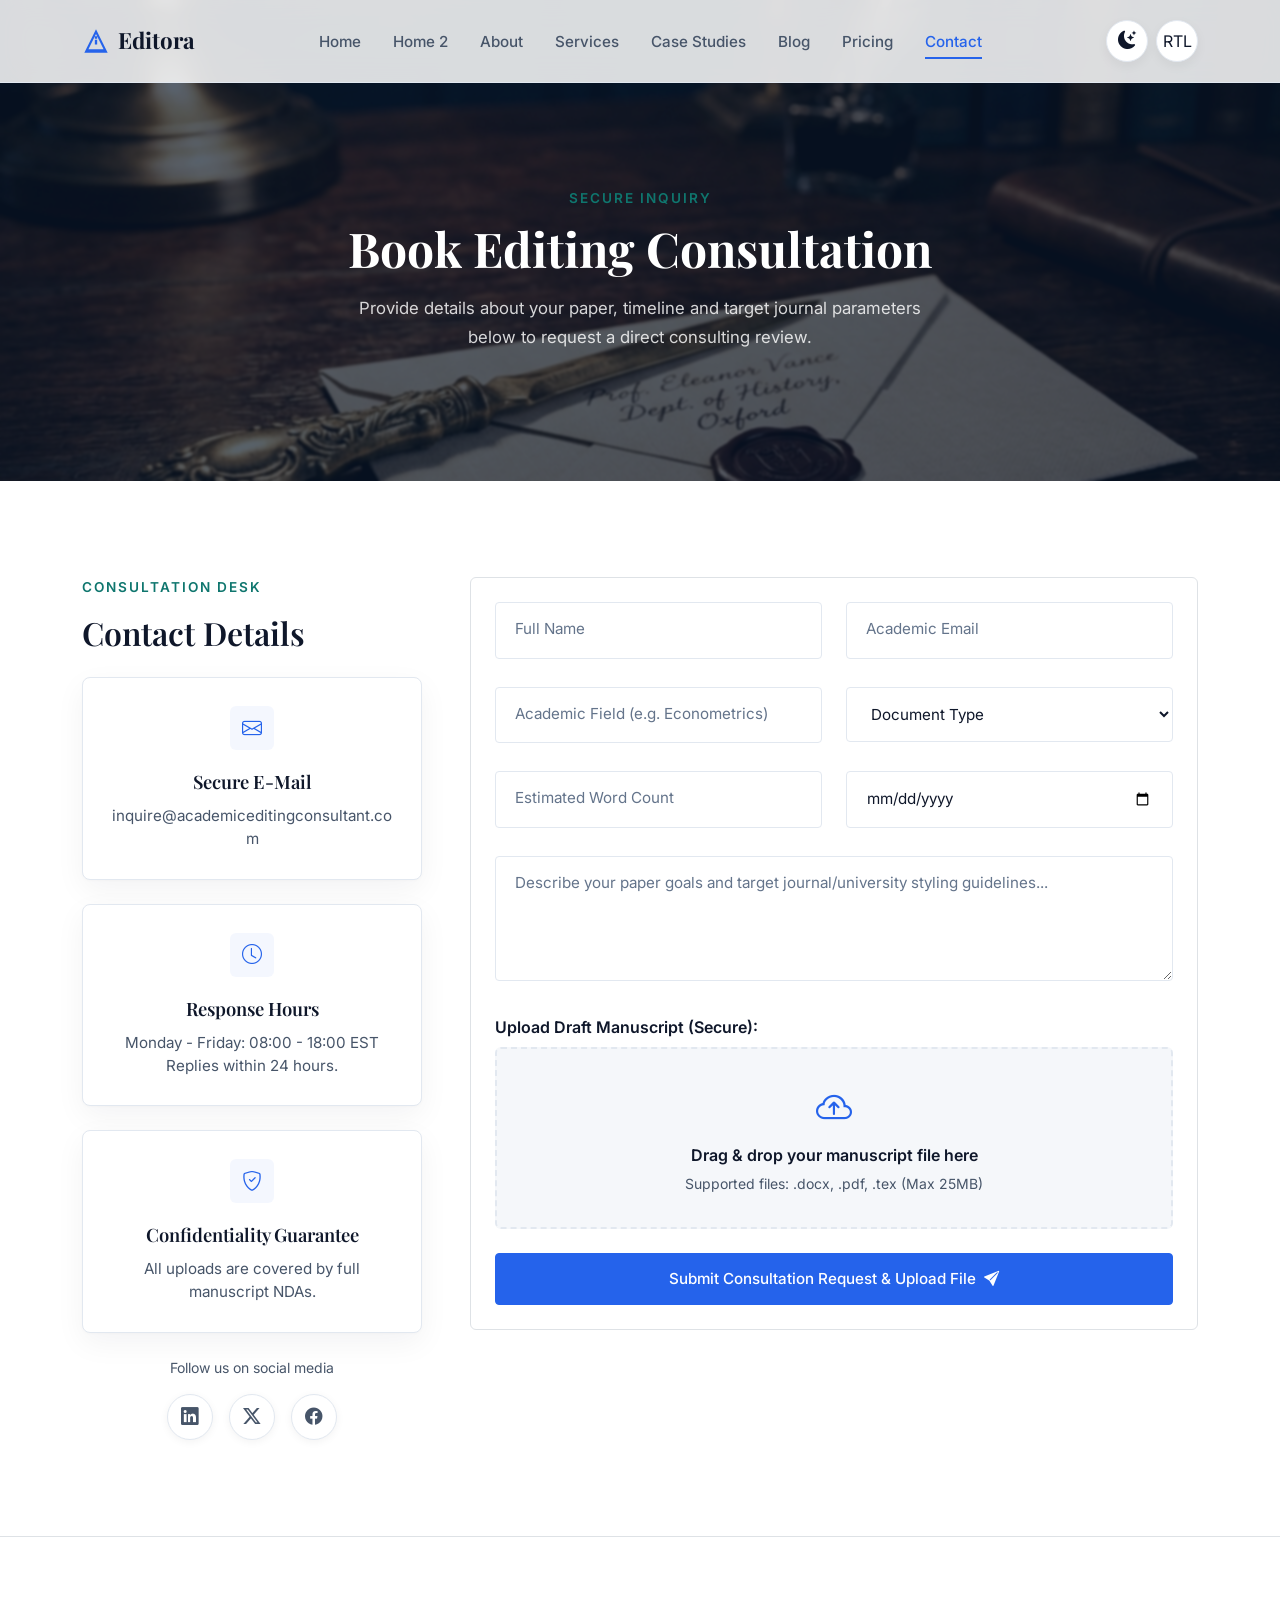
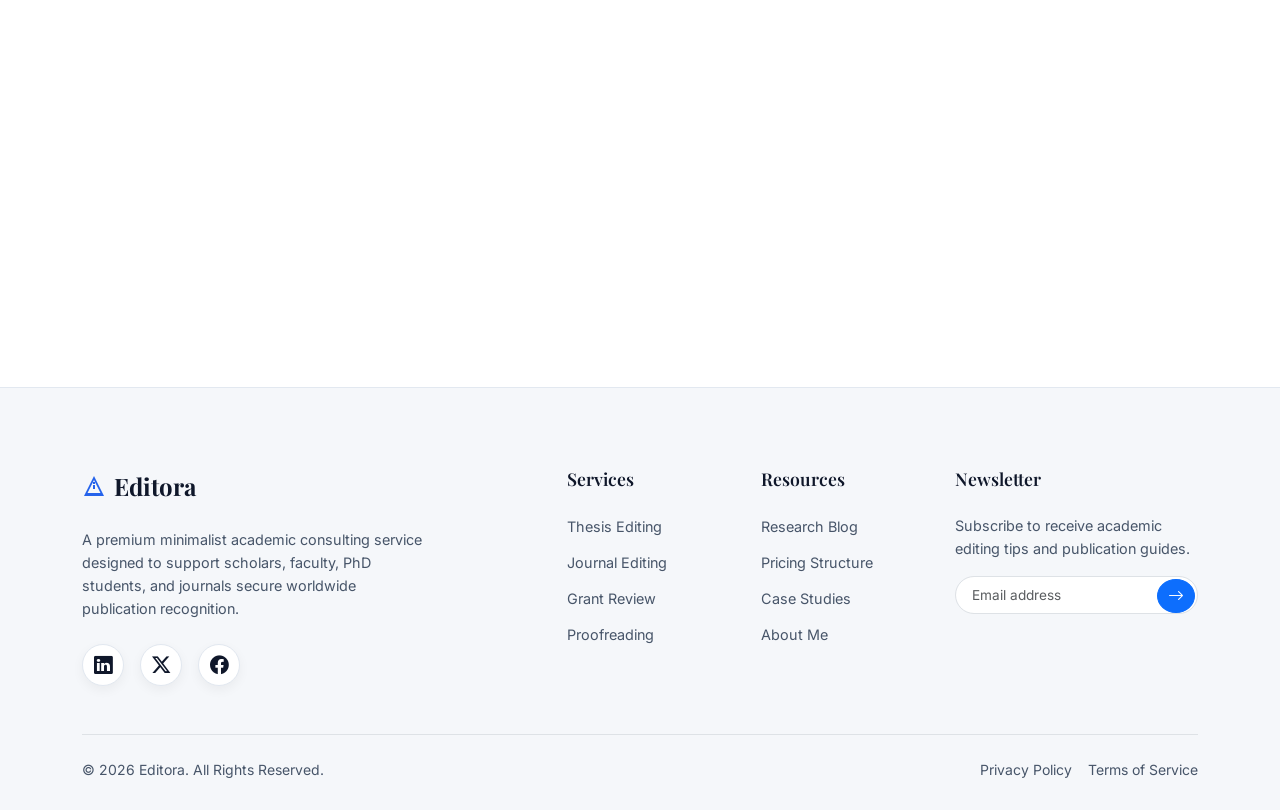
<file: contact.html>
<!DOCTYPE html>
<html lang="en" dir="ltr" data-theme="light">
<head>
  <meta charset="UTF-8">
  <meta name="viewport" content="width=device-width, initial-scale=1.0">
  <title>Contact & Booking | Editora</title>
  <meta name="description" content="Get in touch to request an editing quote. Submit your draft manuscript, select academic parameters, and upload draft document secure files.">
  
  <link rel="icon" type="image/svg+xml" href="assets/favicon.svg">
  <link rel="shortcut icon" type="image/svg+xml" href="assets/favicon.svg">
  
  <link id="bootstrap-theme-link" rel="stylesheet" href="https://cdn.jsdelivr.net/npm/bootstrap@5.3.3/dist/css/bootstrap.min.css">
  <link rel="stylesheet" href="assets/css/style.css">
  <link rel="stylesheet" href="assets/css/dark-mode.css">
  <link rel="stylesheet" href="assets/css/rtl.css">
</head>
<body>

  <!-- Premium Overlay Loader -->
  <div id="page-loader">
    <div class="loader-logo">Editora</div>
    <div class="loader-bar">
      <div class="loader-progress"></div>
    </div>
  </div>

  <!-- Header & Sticky Navbar -->
  <header>
    <nav class="navbar navbar-expand-xl navbar-custom fixed-top">
      <div class="container">
        <a class="navbar-brand-custom" href="index.html">
          <svg viewBox="0 0 24 24" width="28" height="28" xmlns="http://www.w3.org/2000/svg">
            <path d="M12 2L2 22h20L12 2zm0 4l6.5 13H5.5L12 6zm-1 5h2v4h-2v-4zm0-3h2v2h-2V8z"/>
          </svg>
          <span>Editora</span>
        </a>
        
        <div class="d-flex align-items-center gap-2 ms-auto ms-xl-0 order-xl-last theme-controls-wrapper">
          <!-- Theme and RTL Controls -->
          <div class="theme-controls-inline d-flex gap-2">
            <button id="themeToggle" class="btn-control" aria-label="Toggle Theme">
              <i class="bi bi-sun-fill light-icon"></i>
              <i class="bi bi-moon-stars-fill dark-icon"></i>
            </button>
            <button id="rtlToggle" class="btn-control" aria-label="Toggle RTL">
              <span>RTL</span>
            </button>
          </div>
          
          <button class="navbar-toggler border-0 p-0 ms-1" type="button" data-bs-toggle="collapse" data-bs-target="#navbarNav" aria-controls="navbarNav" aria-expanded="false" aria-label="Toggle navigation">
            <i class="bi bi-list icon-menu text-main" style="font-size: 1.75rem;"></i>
            <i class="bi bi-x-lg icon-close text-main" style="font-size: 1.75rem; display: none;"></i>
          </button>
        </div>
        
        <div class="collapse navbar-collapse" id="navbarNav">
          <ul class="navbar-nav mx-auto mb-2 mb-lg-0">
            <li class="nav-item"><a class="nav-link-custom" href="index.html">Home</a></li>
            <li class="nav-item"><a class="nav-link-custom" href="home-2.html">Home 2</a></li>
            <li class="nav-item"><a class="nav-link-custom" href="about.html">About</a></li>
            <li class="nav-item"><a class="nav-link-custom" href="services.html">Services</a></li>
            <li class="nav-item"><a class="nav-link-custom" href="case-studies.html">Case Studies</a></li>
            <li class="nav-item"><a class="nav-link-custom" href="blog.html">Blog</a></li>
            <li class="nav-item"><a class="nav-link-custom" href="pricing.html">Pricing</a></li>
            <li class="nav-item"><a class="nav-link-custom active" href="contact.html">Contact</a></li>
          </ul>
        </div>
      </div>
    </nav>


  </header>

  <!-- Banner Header -->
  <section class="py-5" style="
    padding-top: 140px !important;
    padding-bottom: 80px !important;
    position: relative;
    background: url('assets/images/contact-banner-bg.png') center center / cover no-repeat;
    overflow: hidden;
  ">
    <!-- Dark overlay for readability -->
    <div style="
      position: absolute; inset: 0;
      background: rgba(10, 25, 47, 0.68);
      backdrop-filter: blur(1px);
    "></div>

    <div class="container py-5 text-center scroll-reveal revealed" style="position: relative; z-index: 1;">
      <span class="section-subtitle" style="color: var(--accent-teal); opacity: 1;">Secure Inquiry</span>
      <h1 class="display-5 fw-bold mb-3" style="color: #ffffff;">Book Editing Consultation</h1>
      <p class="mx-auto mb-0" style="max-width: 600px; color: rgba(255,255,255,0.82); font-size: 1.05rem; line-height: 1.75;">
        Provide details about your paper, timeline and target journal parameters below to request a direct consulting review.
      </p>
    </div>
  </section>

  <!-- Contact & Form Section -->
  <section class="py-5">
    <div class="container py-5">
      <div class="row g-5">
        
        <!-- Contact Details Column (Ensuring content starts from same offset with equal spacing in LTR/RTL) -->
        <div class="col-lg-4 scroll-reveal revealed">
          <span class="section-subtitle text-center text-lg-start mb-3 d-block">Consultation Desk</span>
          <h2 class="font-serif mb-4 text-center text-lg-start text-main">Contact Details</h2>
          
          <div class="row g-4">
            <div class="col-12">
              <div class="contact-detail-card">
                <div class="icon-box"><i class="bi bi-envelope"></i></div>
                <h5>Secure E-Mail</h5>
                <p class="text-break m-0">inquire@academiceditingconsultant.com</p>
              </div>
            </div>
            
            <div class="col-12">
              <div class="contact-detail-card">
                <div class="icon-box"><i class="bi bi-clock"></i></div>
                <h5>Response Hours</h5>
                <p>Monday - Friday: 08:00 - 18:00 EST<br>Replies within 24 hours.</p>
              </div>
            </div>
            
            <div class="col-12">
              <div class="contact-detail-card">
                <div class="icon-box"><i class="bi bi-shield-check"></i></div>
                <h5>Confidentiality Guarantee</h5>
                <p>All uploads are covered by full manuscript NDAs.</p>
              </div>
            </div>
          </div>

          <!-- Social Media Icons -->
          <div class="mt-4 text-center">
            <p class="text-muted small mb-3">Follow us on social media</p>
            <div class="d-flex gap-3 justify-content-center">
              <a href="#" aria-label="LinkedIn" class="contact-social-btn">
                <i class="bi bi-linkedin"></i>
              </a>
              <a href="#" aria-label="Twitter / X" class="contact-social-btn">
                <i class="bi bi-twitter-x"></i>
              </a>
              <a href="#" aria-label="Facebook" class="contact-social-btn">
                <i class="bi bi-facebook"></i>
              </a>
            </div>
          </div>
        </div>

        <!-- Consultation Form Column -->
        <div class="col-lg-8 scroll-reveal revealed">
          <div class="p-4 border rounded" style="background-color: var(--card-bg);">
            <form action="#" method="POST" onsubmit="event.preventDefault(); alert('Thank you! Your manuscript details have been uploaded securely. Dr. Claire Sinclair will reply via email within 24 hours.');">
              
              <div class="row">
                <div class="col-md-6">
                  <div class="premium-form-group">
                    <input type="text" id="name" class="premium-input" placeholder=" " required>
                    <label for="name" class="premium-label">Full Name</label>
                  </div>
                </div>
                
                <div class="col-md-6">
                  <div class="premium-form-group">
                    <input type="email" id="email" class="premium-input" placeholder=" " required>
                    <label for="email" class="premium-label">Academic Email</label>
                  </div>
                </div>
              </div>

              <div class="row">
                <div class="col-md-6">
                  <div class="premium-form-group">
                    <input type="text" id="field" class="premium-input" placeholder=" " required>
                    <label for="field" class="premium-label">Academic Field (e.g. Econometrics)</label>
                  </div>
                </div>
                
                <div class="col-md-6">
                  <div class="premium-form-group">
                    <select id="docType" class="premium-input" required>
                      <option value="" disabled selected>Document Type</option>
                      <option value="thesis">Thesis & Dissertation</option>
                      <option value="journal">Journal Article Draft</option>
                      <option value="grant">Grant Proposal</option>
                      <option value="formatting">Formatting Only</option>
                    </select>
                  </div>
                </div>
              </div>

              <div class="row">
                <div class="col-md-6">
                  <div class="premium-form-group">
                    <input type="number" id="wordCount" class="premium-input" placeholder=" " required>
                    <label for="wordCount" class="premium-label">Estimated Word Count</label>
                  </div>
                </div>
                
                <div class="col-md-6">
                  <div class="premium-form-group">
                    <input type="date" id="deadline" class="premium-input" placeholder=" " required>
                    <label for="deadline" class="premium-label"></label>
                  </div>
                </div>
              </div>

              <div class="premium-form-group">
                <textarea id="message" class="premium-input" rows="4" placeholder=" " required></textarea>
                <label for="message" class="premium-label">Describe your paper goals and target journal/university styling guidelines...</label>
              </div>

              <!-- Drag and Drop upload placeholder -->
              <div class="mb-4">
                <label class="form-label text-main fw-semibold mb-2">Upload Draft Manuscript (Secure):</label>
                <div id="uploadZone" class="upload-zone">
                  <i class="bi bi-cloud-arrow-up text-accent" style="font-size: 2.25rem; color: var(--accent-blue);"></i>
                  <p class="mt-2 mb-1 text-main fw-semibold">Drag & drop your manuscript file here</p>
                  <span class="text-muted small">Supported files: .docx, .pdf, .tex (Max 25MB)</span>
                  <input type="file" id="fileUpload" class="d-none">
                </div>
              </div>

              <button type="submit" class="btn-premium btn-premium-primary w-100 justify-content-center">
                Submit Consultation Request & Upload File <i class="bi bi-send-fill"></i>
              </button>
            </form>
          </div>
        </div>

      </div>
    </div>
  </section>
  <!-- Map Section -->
  <section class="border-top" style="line-height: 0;">
    <iframe 
      src="https://www.google.com/maps/embed?pb=!1m18!1m12!1m3!1d1511.0914616982054!2d-73.98661904128527!3d40.7484405380587!2m3!1f0!2f0!3f0!3m2!1i1024!2i768!4f13.1!3m3!1m2!1s0x89c259a9b3117469%3A0xd134e199a405a163!2sEmpire%20State%20Building!5e0!3m2!1sen!2sus!4v1700000000000!5m2!1sen!2sus" 
      width="100%" 
      height="450" 
      style="border:0; display: block; filter: grayscale(80%) contrast(1.1);" 
      allowfullscreen="" 
      loading="lazy" 
      referrerpolicy="no-referrer-when-downgrade">
    </iframe>
  </section>

  <!-- Footer -->
  <footer class="footer-custom">
    <div class="container">
      <div class="row g-5">
        <div class="col-lg-4 text-start">
          <a class="footer-logo text-decoration-none" href="index.html">
            <svg viewBox="0 0 24 24" width="24" height="24" xmlns="http://www.w3.org/2000/svg">
              <path d="M12 2L2 22h20L12 2zm0 4l6.5 13H5.5L12 6zm-1 5h2v4h-2v-4zm0-3h2v2h-2V8z"/>
            </svg>
            <span>Editora</span>
          </a>
          <p class="footer-desc mb-4">
            A premium minimalist academic consulting service designed to support scholars, faculty, PhD students, and journals secure worldwide publication recognition.
          </p>
          <div class="d-flex gap-3">
            <a href="#" aria-label="LinkedIn" class="btn-control"><i class="bi bi-linkedin"></i></a>
            <a href="#" aria-label="Twitter" class="btn-control"><i class="bi bi-twitter-x"></i></a>
            <a href="#" aria-label="Facebook" class="btn-control"><i class="bi bi-facebook"></i></a>
          </div>
        </div>
        
        <div class="col-sm-6 col-lg-2 text-start offset-lg-1">
          <h5 class="footer-heading">Services</h5>
          <ul class="footer-links">
            <li class="footer-link-item"><a href="services.html#thesis">Thesis Editing</a></li>
            <li class="footer-link-item"><a href="services.html#journal">Journal Editing</a></li>
            <li class="footer-link-item"><a href="services.html#grant">Grant Review</a></li>
            <li class="footer-link-item"><a href="services.html#proofreading">Proofreading</a></li>
          </ul>
        </div>
        
        <div class="col-sm-6 col-lg-2 text-start">
          <h5 class="footer-heading">Resources</h5>
          <ul class="footer-links">
            <li class="footer-link-item"><a href="blog.html">Research Blog</a></li>
            <li class="footer-link-item"><a href="pricing.html">Pricing Structure</a></li>
            <li class="footer-link-item"><a href="case-studies.html">Case Studies</a></li>
            <li class="footer-link-item"><a href="about.html">About Me</a></li>
          </ul>
        </div>
        
        <div class="col-lg-3 text-start">
          <h5 class="footer-heading">Newsletter</h5>
          <p class="footer-desc mb-3">Subscribe to receive academic editing tips and publication guides.</p>
          <form class="position-relative">
            <input type="email" class="form-control rounded-pill border py-2 px-3 text-start" style="font-size: 0.85rem;" placeholder="Email address" required>
            <button class="btn btn-primary rounded-circle position-absolute" style="top: 3px; right: 3px; padding: 4px 10px;" type="submit" aria-label="Subscribe">
              <i class="bi bi-arrow-right"></i>
            </button>
          </form>
        </div>
      </div>
      
      <div class="border-top mt-5 pt-4 d-flex flex-wrap justify-content-between align-items-center">
        <p class="small text-muted mb-0">&copy; 2026 Editora. All Rights Reserved.</p>
        <div class="d-flex gap-3">
          <a href="#" class="small text-muted text-decoration-none">Privacy Policy</a>
          <a href="#" class="small text-muted text-decoration-none">Terms of Service</a>
        </div>
      </div>
    </div>
  </footer>

  <!-- Back to Top Button -->
  <button id="backToTop" class="back-to-top" aria-label="Back to Top">
    <i class="bi bi-arrow-up"></i>
  </button>

  <script src="https://cdn.jsdelivr.net/npm/bootstrap@5.3.3/dist/js/bootstrap.bundle.min.js"></script>
  <script src="assets/js/main.js"></script>
</body>
</html>
</file>
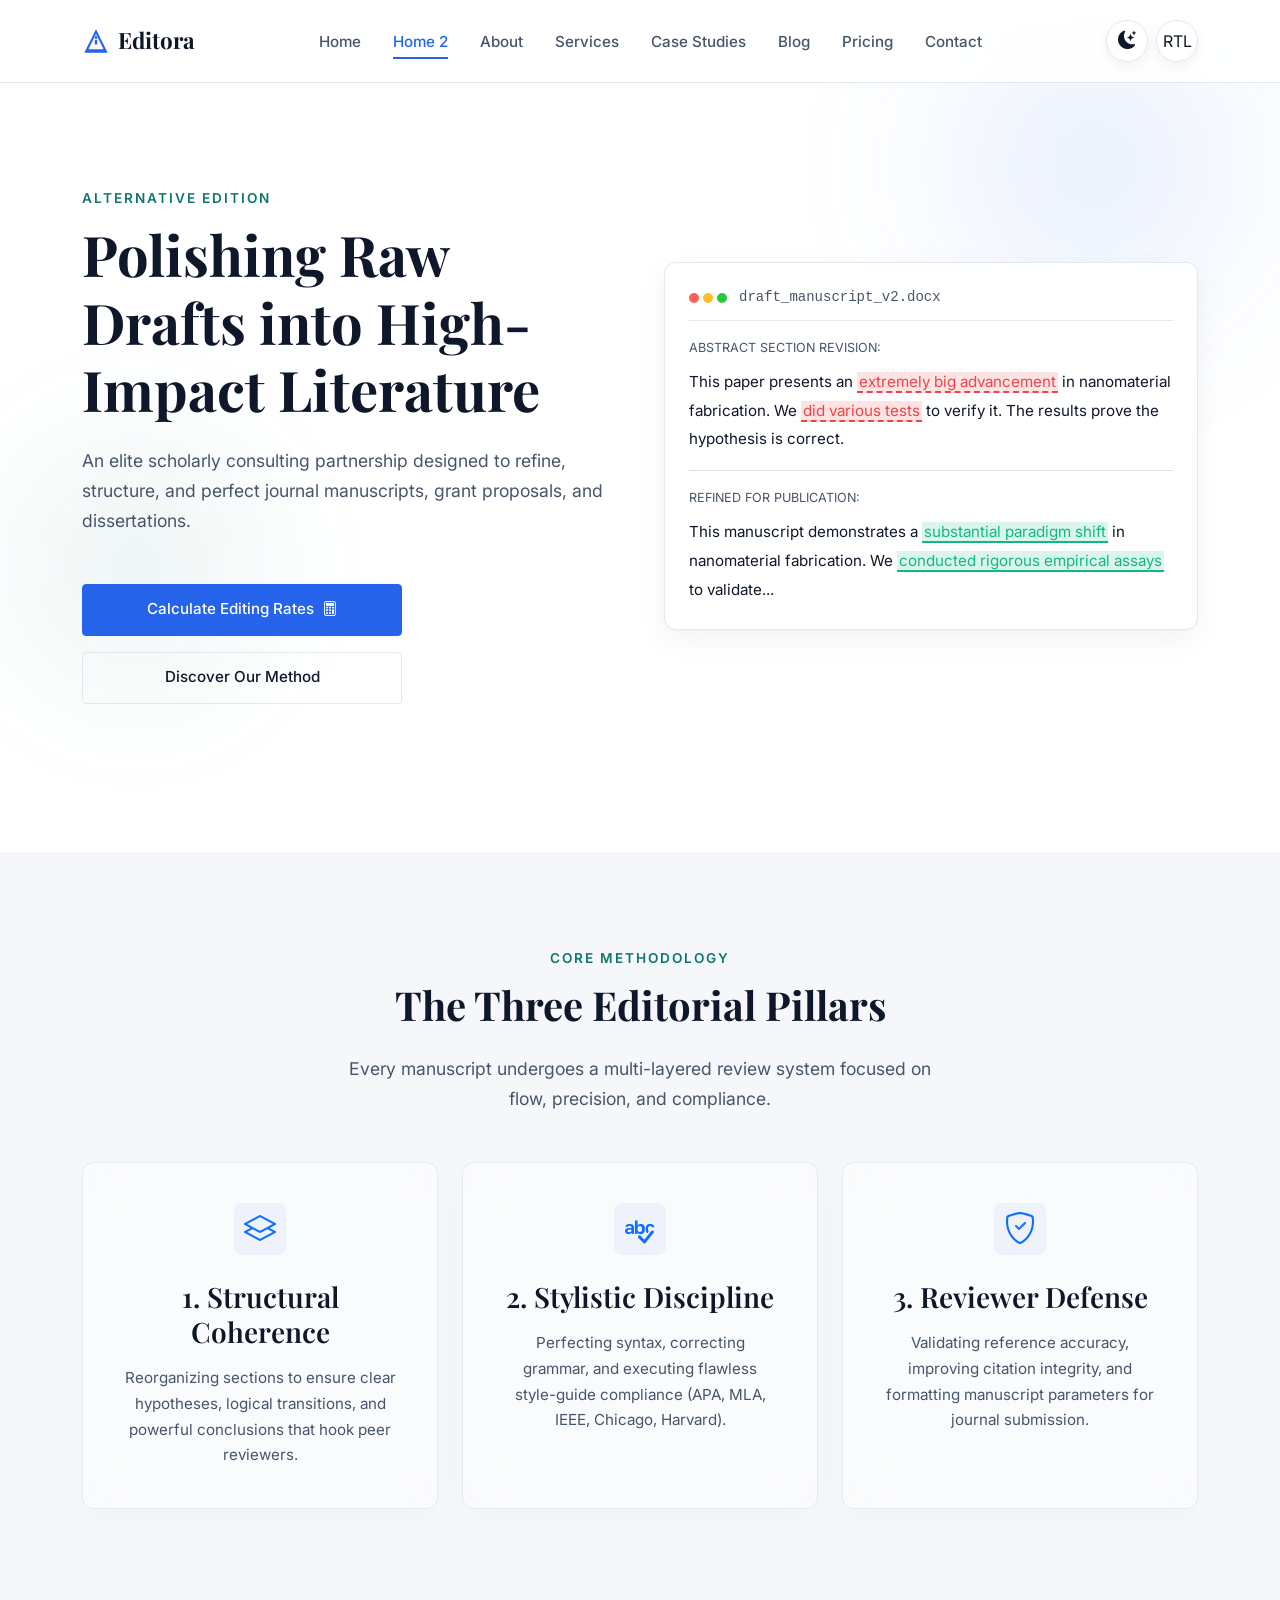
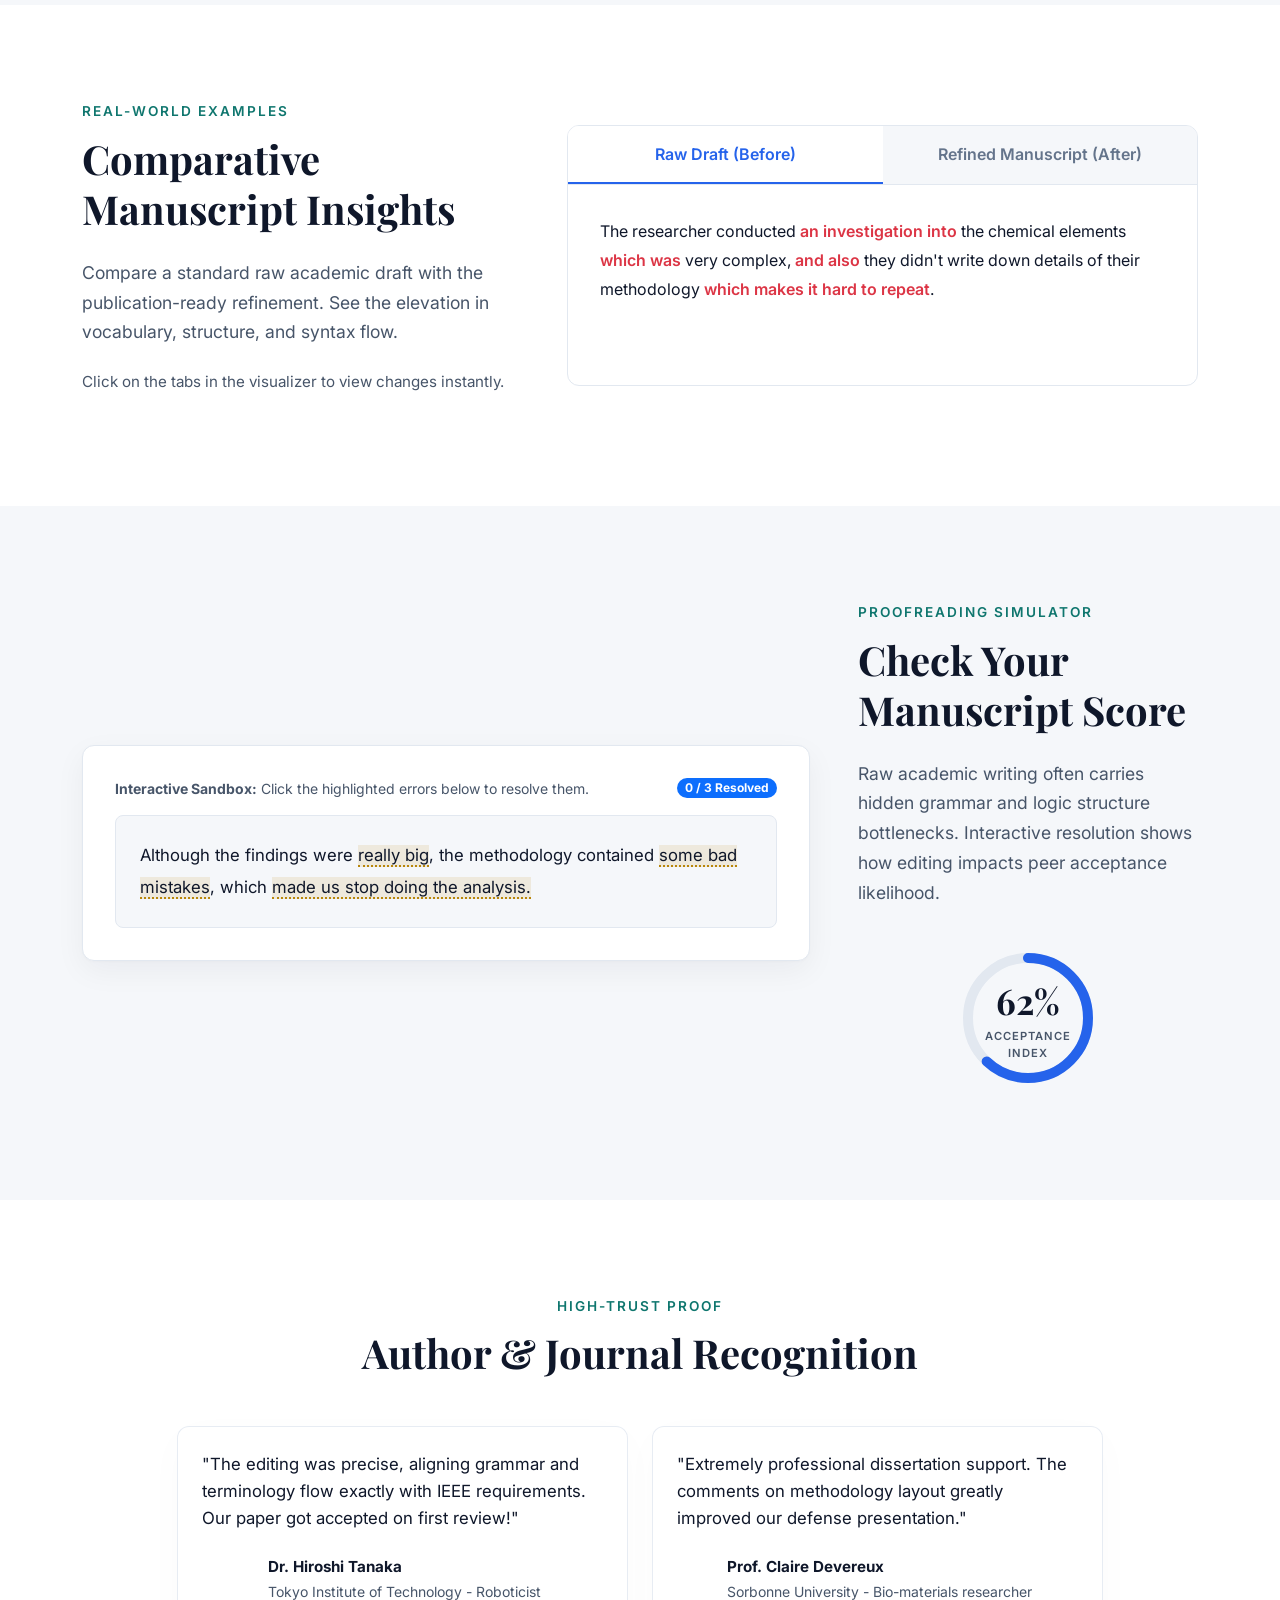
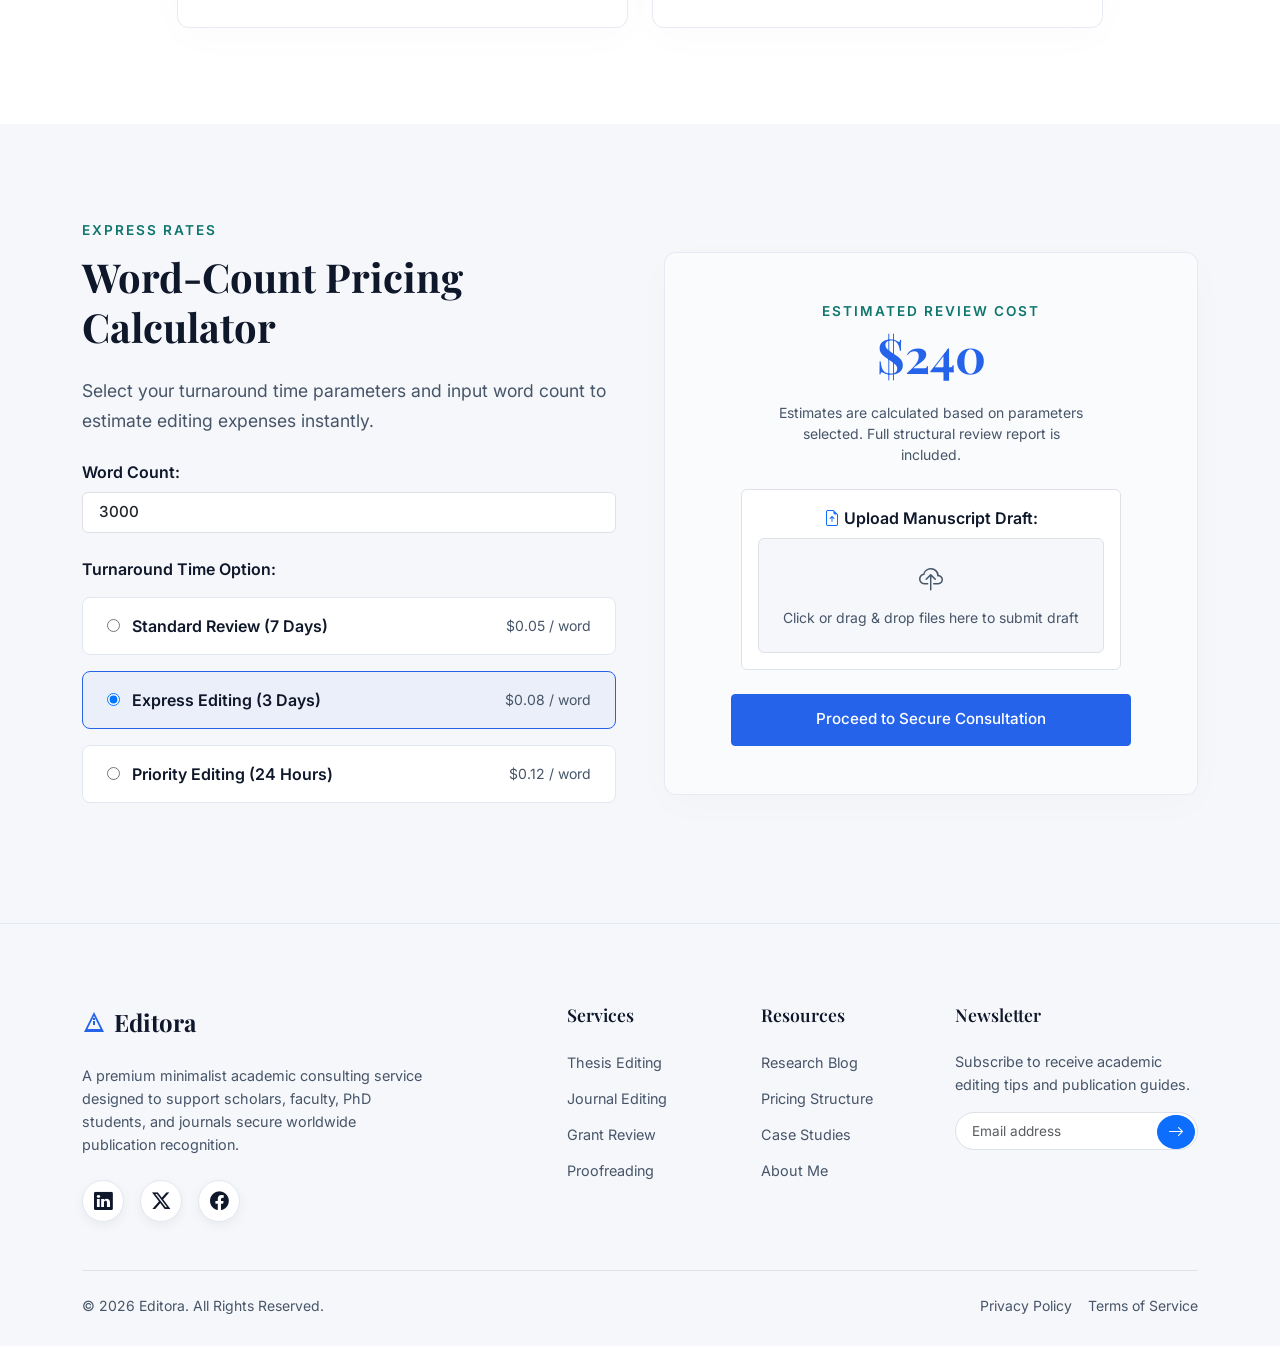
<file: home-2.html>
<!DOCTYPE html>
<html lang="en" dir="ltr" data-theme="light">
<head>
  <meta charset="UTF-8">
  <meta name="viewport" content="width=device-width, initial-scale=1.0">
  
  <!-- SEO Requirements -->
  <title>Editora | Premium Scholarly Prep - Alternative Home</title>
  <meta name="description" content="Premium minimalist scholarly consultant service. Alternate homepage showcasing real-time manuscript visualizers, interactive proofreading widgets, and price calculators.">
  <meta name="keywords" content="academic editing, proofreading, thesis editing, journal proofreading, manuscript preparation, research consultant">
  <meta name="author" content="Academic Research Editing Consultant">
  
  <!-- Favicon -->
  <link rel="icon" type="image/svg+xml" href="assets/favicon.svg">
  <link rel="shortcut icon" type="image/svg+xml" href="assets/favicon.svg">
  
  <!-- Bootstrap CSS & Custom Styles -->
  <link id="bootstrap-theme-link" rel="stylesheet" href="https://cdn.jsdelivr.net/npm/bootstrap@5.3.3/dist/css/bootstrap.min.css">
  <link rel="stylesheet" href="assets/css/style.css">
  <link rel="stylesheet" href="assets/css/dark-mode.css">
  <link rel="stylesheet" href="assets/css/rtl.css">
  
  <!-- Schema Markup (JSON-LD) -->
  <script type="application/ld+json">
    {
      "@context": "https://schema.org",
      "@type": "ConsultingService",
      "name": "Academic Research Editing & Proofreading Consultant Service",
      "description": "Expert scholarly editing and proofreading support for PhD scholars, researchers, and universities worldwide.",
      "url": "https://www.academiceditingconsultant.com",
      "address": {
        "@type": "PostalAddress",
        "addressCountry": "US"
      }
    }
  </script>
</head>
<body>

  <!-- Premium Overlay Loader -->
  <div id="page-loader">
    <div class="loader-logo">Editora</div>
    <div class="loader-bar">
      <div class="loader-progress"></div>
    </div>
  </div>

  <!-- Header & Sticky Navbar -->
  <header>
    <nav class="navbar navbar-expand-xl navbar-custom fixed-top">
      <div class="container">
        <a class="navbar-brand-custom" href="index.html">
          <svg viewBox="0 0 24 24" width="28" height="28" xmlns="http://www.w3.org/2000/svg">
            <path d="M12 2L2 22h20L12 2zm0 4l6.5 13H5.5L12 6zm-1 5h2v4h-2v-4zm0-3h2v2h-2V8z"/>
          </svg>
          <span>Editora</span>
        </a>
        
        <div class="d-flex align-items-center gap-2 ms-auto ms-xl-0 order-xl-last theme-controls-wrapper">
          <!-- Theme and RTL Controls -->
          <div class="theme-controls-inline d-flex gap-2">
            <button id="themeToggle" class="btn-control" aria-label="Toggle Theme">
              <i class="bi bi-sun-fill light-icon"></i>
              <i class="bi bi-moon-stars-fill dark-icon"></i>
            </button>
            <button id="rtlToggle" class="btn-control" aria-label="Toggle RTL">
              <span>RTL</span>
            </button>
          </div>
          
          <button class="navbar-toggler border-0 p-0 ms-1" type="button" data-bs-toggle="collapse" data-bs-target="#navbarNav" aria-controls="navbarNav" aria-expanded="false" aria-label="Toggle navigation">
            <i class="bi bi-list icon-menu text-main" style="font-size: 1.75rem;"></i>
            <i class="bi bi-x-lg icon-close text-main" style="font-size: 1.75rem; display: none;"></i>
          </button>
        </div>
        
        <div class="collapse navbar-collapse" id="navbarNav">
          <ul class="navbar-nav mx-auto mb-2 mb-lg-0">
            <li class="nav-item"><a class="nav-link-custom" href="index.html">Home</a></li>
            <li class="nav-item"><a class="nav-link-custom active" href="home-2.html">Home 2</a></li>
            <li class="nav-item"><a class="nav-link-custom" href="about.html">About</a></li>
            <li class="nav-item"><a class="nav-link-custom" href="services.html">Services</a></li>
            <li class="nav-item"><a class="nav-link-custom" href="case-studies.html">Case Studies</a></li>
            <li class="nav-item"><a class="nav-link-custom" href="blog.html">Blog</a></li>
            <li class="nav-item"><a class="nav-link-custom" href="pricing.html">Pricing</a></li>
            <li class="nav-item"><a class="nav-link-custom" href="contact.html">Contact</a></li>
          </ul>
        </div>
      </div>
    </nav>


  </header>

  <!-- Section 1: Premium Hero -->
  <section class="hero-section position-relative">
    <div class="hero-glow-container">
      <div class="hero-glow-1"></div>
      <div class="hero-glow-2"></div>
    </div>
    
    <div class="container relative-content py-5">
      <div class="row align-items-center g-5">
        <div class="col-lg-6 text-center text-lg-start">
          <span class="section-subtitle scroll-reveal revealed">Alternative Edition</span>
          <h1 class="display-4 fw-bold text-main mb-4 scroll-reveal revealed mx-auto mx-lg-0" style="font-family: var(--font-serif); line-height: 1.2; max-width: 600px;">
            Polishing Raw Drafts into High-Impact Literature
          </h1>
          <p class="lead-text mb-5 scroll-reveal revealed mx-auto mx-lg-0" style="max-width: 600px;">
            An elite scholarly consulting partnership designed to refine, structure, and perfect journal manuscripts, grant proposals, and dissertations.
          </p>
          <div class="d-flex flex-column flex-sm-row flex-wrap align-items-center justify-content-center justify-content-lg-start gap-3 scroll-reveal revealed w-100">
            <a href="#estimator" class="btn-premium btn-premium-primary w-100 w-sm-auto" style="min-width: 280px; max-width: 320px;">
              Calculate Editing Rates <i class="bi bi-calculator"></i>
            </a>
            <a href="#pillars" class="btn-premium btn-premium-secondary w-100 w-sm-auto" style="min-width: 280px; max-width: 320px;">
              Discover Our Method
            </a>
          </div>
        </div>
        
        <div class="col-lg-6 scroll-reveal revealed">
          <div class="manuscript-visualizer-container">
            <div class="manuscript-header d-flex align-items-center">
              <span class="manuscript-dot" style="background-color: #FF5F56;"></span>
              <span class="manuscript-dot" style="background-color: #FFBD2E;"></span>
              <span class="manuscript-dot" style="background-color: #27C93F;"></span>
              <span class="text-muted small ms-2 font-monospace">draft_manuscript_v2.docx</span>
            </div>
            <div class="manuscript-body text-start">
              <p class="text-muted mb-2 small font-serif italic text-teal">ABSTRACT SECTION REVISION:</p>
              <p class="text-main mb-0" style="font-size: 0.95rem; line-height: 1.9;">
                This paper presents an <span class="manuscript-highlight-error">extremely big advancement</span> in nanomaterial fabrication. We <span class="manuscript-highlight-error">did various tests</span> to verify it. The results prove the hypothesis is correct.
              </p>
              <div class="border-top my-3"></div>
              <p class="text-muted mb-2 small font-serif italic text-teal">REFINED FOR PUBLICATION:</p>
              <p class="text-main mb-0" style="font-size: 0.95rem; line-height: 1.9;">
                This manuscript demonstrates a <span class="manuscript-highlight-correct">substantial paradigm shift</span> in nanomaterial fabrication. We <span class="manuscript-highlight-correct">conducted rigorous empirical assays</span> to validate...
              </p>
            </div>
          </div>
        </div>
      </div>
    </div>
  </section>

  <!-- Section 2: Editorial Pillars -->
  <section class="py-5 bg-light-custom" id="pillars" style="background-color: var(--secondary-bg);">
    <div class="container py-5 text-center">
      <span class="section-subtitle scroll-reveal">Core Methodology</span>
      <h2 class="section-title scroll-reveal">The Three Editorial Pillars</h2>
      <p class="lead-text mx-auto mb-5 scroll-reveal" style="max-width: 600px;">
        Every manuscript undergoes a multi-layered review system focused on flow, precision, and compliance.
      </p>
      
      <div class="row g-4 scroll-reveal">
        <div class="col-md-4">
          <div class="glass-card text-center h-100">
            <div class="card-icon-box mb-4">
              <i class="bi bi-layers text-primary" style="font-size: 2rem;"></i>
            </div>
            <h3 class="mb-3">1. Structural Coherence</h3>
            <p class="text-muted mb-0" style="font-size: 0.95rem; line-height: 1.7;">
              Reorganizing sections to ensure clear hypotheses, logical transitions, and powerful conclusions that hook peer reviewers.
            </p>
          </div>
        </div>
        
        <div class="col-md-4">
          <div class="glass-card text-center h-100">
            <div class="card-icon-box mb-4">
              <i class="bi bi-spellcheck text-primary" style="font-size: 2rem;"></i>
            </div>
            <h3 class="mb-3">2. Stylistic Discipline</h3>
            <p class="text-muted mb-0" style="font-size: 0.95rem; line-height: 1.7;">
              Perfecting syntax, correcting grammar, and executing flawless style-guide compliance (APA, MLA, IEEE, Chicago, Harvard).
            </p>
          </div>
        </div>
        
        <div class="col-md-4">
          <div class="glass-card text-center h-100">
            <div class="card-icon-box mb-4">
              <i class="bi bi-shield-check text-primary" style="font-size: 2rem;"></i>
            </div>
            <h3 class="mb-3">3. Reviewer Defense</h3>
            <p class="text-muted mb-0" style="font-size: 0.95rem; line-height: 1.7;">
              Validating reference accuracy, improving citation integrity, and formatting manuscript parameters for journal submission.
            </p>
          </div>
        </div>
      </div>
    </div>
  </section>

  <!-- Section 3: Before/After Comparative Panel -->
  <section class="py-5">
    <div class="container py-5">
      <div class="row align-items-center g-5">
        <div class="col-lg-5 text-start scroll-reveal">
          <span class="section-subtitle">Real-world Examples</span>
          <h2 class="section-title">Comparative Manuscript Insights</h2>
          <p class="lead-text mb-4">
            Compare a standard raw academic draft with the publication-ready refinement. See the elevation in vocabulary, structure, and syntax flow.
          </p>
          <p class="text-muted" style="font-size: 0.95rem;">
            Click on the tabs in the visualizer to view changes instantly.
          </p>
        </div>
        
        <div class="col-lg-7 scroll-reveal">
          <div class="comparison-panel">
            <div class="comparison-nav">
              <div class="comparison-tab active" data-type="before">Raw Draft (Before)</div>
              <div class="comparison-tab" data-type="after">Refined Manuscript (After)</div>
            </div>
            <div class="comparison-content-box text-start" id="comparisonContent">
              The researcher conducted <span class="text-danger fw-semibold">an investigation into</span> the chemical elements <span class="text-danger fw-semibold">which was</span> very complex, <span class="text-danger fw-semibold">and also</span> they didn't write down details of their methodology <span class="text-danger fw-semibold">which makes it hard to repeat</span>.
            </div>
          </div>
        </div>
      </div>
    </div>
  </section>

  <!-- Section 4: Live Proofreading Simulator Widget -->
  <section class="py-5 bg-light-custom" style="background-color: var(--secondary-bg);">
    <div class="container py-5">
      <div class="row align-items-center g-5">
        <div class="col-lg-8 scroll-reveal">
          <div class="sim-container text-start">
            <div class="d-flex justify-content-between align-items-center mb-3">
              <span class="text-muted small"><strong>Interactive Sandbox:</strong> Click the highlighted errors below to resolve them.</span>
              <span class="badge bg-primary rounded-pill"><span id="resolvedCount">0</span> / <span id="totalErrors">3</span> Resolved</span>
            </div>
            <div class="sim-text-box">
              Although the findings were <span class="clickable-error" data-resolved="significant">really big</span>, the methodology contained <span class="clickable-error" data-resolved="several inconsistencies">some bad mistakes</span>, which <span class="clickable-error" data-resolved="precluded further analysis.">made us stop doing the analysis.</span>
            </div>
          </div>
        </div>
        
        <div class="col-lg-4 text-start scroll-reveal">
          <span class="section-subtitle">Proofreading Simulator</span>
          <h2 class="section-title">Check Your Manuscript Score</h2>
          <p class="lead-text mb-4">
            Raw academic writing often carries hidden grammar and logic structure bottlenecks. Interactive resolution shows how editing impacts peer acceptance likelihood.
          </p>
          
          <div class="score-gauge-box py-3">
            <div class="position-relative d-inline-block">
              <svg class="gauge-svg">
                <circle class="gauge-bg" cx="70" cy="70" r="60"></circle>
                <circle class="gauge-progress" id="scoreProgress" cx="70" cy="70" r="60"></circle>
              </svg>
              <div class="position-absolute top-50 start-50 translate-middle text-center">
                <div class="gauge-text" id="scoreText">62%</div>
                <div class="text-muted small" style="font-size: 0.7rem; font-weight: 600; text-transform: uppercase; letter-spacing: 1px;">Acceptance Index</div>
              </div>
            </div>
          </div>
        </div>
      </div>
    </div>
  </section>

  <!-- Section 5: Scholarly Reviews Carousel -->
  <section class="py-5">
    <div class="container py-5 text-center">
      <span class="section-subtitle scroll-reveal">High-Trust Proof</span>
      <h2 class="section-title scroll-reveal">Author & Journal Recognition</h2>
      
      <div class="row g-4 mt-4 justify-content-center scroll-reveal">
        <div class="col-md-5">
          <div class="glass-card text-start p-4 h-100 d-flex flex-column">
            <p class="font-serif italic text-main mb-4" style="font-size: 1.05rem; line-height: 1.6;">
              "The editing was precise, aligning grammar and terminology flow exactly with IEEE requirements. Our paper got accepted on first review!"
            </p>
            <div class="d-flex align-items-center mt-auto">
              <div class="ms-1">
                <strong class="text-main d-block" style="font-size: 0.95rem;">Dr. Hiroshi Tanaka</strong>
                <span class="text-muted small">Tokyo Institute of Technology - Roboticist</span>
              </div>
            </div>
          </div>
        </div>
        
        <div class="col-md-5">
          <div class="glass-card text-start p-4 h-100 d-flex flex-column">
            <p class="font-serif italic text-main mb-4" style="font-size: 1.05rem; line-height: 1.6;">
              "Extremely professional dissertation support. The comments on methodology layout greatly improved our defense presentation."
            </p>
            <div class="d-flex align-items-center mt-auto">
              <div class="ms-1">
                <strong class="text-main d-block" style="font-size: 0.95rem;">Prof. Claire Devereux</strong>
                <span class="text-muted small">Sorbonne University - Bio-materials researcher</span>
              </div>
            </div>
          </div>
        </div>
      </div>
    </div>
  </section>

  <!-- Section 6: Pricing Estimator & CTA -->
  <section class="py-5 bg-light-custom" id="estimator" style="background-color: var(--secondary-bg);">
    <div class="container py-5">
      <div class="row g-5 align-items-center">
        <div class="col-lg-6 text-start scroll-reveal">
          <span class="section-subtitle">Express Rates</span>
          <h2 class="section-title">Word-Count Pricing Calculator</h2>
          <p class="lead-text mb-4">
            Select your turnaround time parameters and input word count to estimate editing expenses instantly.
          </p>
          
          <div class="calculator-widget mb-4">
            <div class="mb-4">
              <label for="calcWordCount" class="form-label text-main fw-semibold mb-2">Word Count:</label>
              <input type="number" id="calcWordCount" class="form-control rounded py-2 px-3 border" style="font-size: 0.95rem; font-weight: 500;" value="3000" step="500" min="500">
            </div>
            
            <div class="d-flex flex-column gap-3">
              <span class="text-main fw-semibold">Turnaround Time Option:</span>
              
              <div class="calc-option" data-time="7d">
                <input type="radio" class="calc-radio" name="turnaround" value="7d">
                <div class="calc-label">Standard Review (7 Days)</div>
                <div class="text-muted small">$0.05 / word</div>
              </div>
              
              <div class="calc-option active" data-time="3d">
                <input type="radio" class="calc-radio" name="turnaround" value="3d" checked>
                <div class="calc-label">Express Editing (3 Days)</div>
                <div class="text-muted small">$0.08 / word</div>
              </div>
              
              <div class="calc-option" data-time="24h">
                <input type="radio" class="calc-radio" name="turnaround" value="24h">
                <div class="calc-label">Priority Editing (24 Hours)</div>
                <div class="text-muted small">$0.12 / word</div>
              </div>
            </div>
          </div>
        </div>
        
        <div class="col-lg-6 scroll-reveal">
          <div class="glass-card text-center py-5">
            <span class="section-subtitle mb-2 d-block">Estimated Review Cost</span>
            <div class="calc-price-display mb-4" id="totalCost">$240</div>
            
            <p class="text-muted mx-auto mb-4 small" style="max-width: 320px;">
              Estimates are calculated based on parameters selected. Full structural review report is included.
            </p>
            
            <div class="p-3 border rounded text-start mb-4" style="max-width: 400px; margin: 0 auto; background-color: var(--card-bg);">
              <span class="d-block text-main fw-semibold mb-2"><i class="bi bi-file-earmark-arrow-up text-primary"></i> Upload Manuscript Draft:</span>
              <div class="p-4 border border-dashed rounded text-center cursor-pointer" id="uploadZone" style="background-color: var(--secondary-bg);">
                <i class="bi bi-cloud-upload text-muted" style="font-size: 1.5rem;"></i>
                <p class="mb-0 mt-2 small text-muted">Click or drag & drop files here to submit draft</p>
                <input type="file" id="fileUpload" class="d-none">
              </div>
            </div>
            
            <a href="contact.html" class="btn-premium btn-premium-primary justify-content-center w-100" style="max-width: 400px; margin: 0 auto;">
              Proceed to Secure Consultation
            </a>
          </div>
        </div>
      </div>
    </div>
  </section>

  <!-- Footer -->
  <footer class="footer-custom">
    <div class="container">
      <div class="row g-5">
        <div class="col-lg-4 text-start">
          <a class="footer-logo text-decoration-none" href="index.html">
            <svg viewBox="0 0 24 24" width="24" height="24" xmlns="http://www.w3.org/2000/svg">
              <path d="M12 2L2 22h20L12 2zm0 4l6.5 13H5.5L12 6zm-1 5h2v4h-2v-4zm0-3h2v2h-2V8z"/>
            </svg>
            <span>Editora</span>
          </a>
          <p class="footer-desc mb-4">
            A premium minimalist academic consulting service designed to support scholars, faculty, PhD students, and journals secure worldwide publication recognition.
          </p>
          <div class="d-flex gap-3">
            <a href="#" aria-label="LinkedIn" class="btn-control"><i class="bi bi-linkedin"></i></a>
            <a href="#" aria-label="Twitter" class="btn-control"><i class="bi bi-twitter-x"></i></a>
            <a href="#" aria-label="Facebook" class="btn-control"><i class="bi bi-facebook"></i></a>
          </div>
        </div>
        
        <div class="col-sm-6 col-lg-2 text-start offset-lg-1">
          <h5 class="footer-heading">Services</h5>
          <ul class="footer-links">
            <li class="footer-link-item"><a href="services.html#thesis">Thesis Editing</a></li>
            <li class="footer-link-item"><a href="services.html#journal">Journal Editing</a></li>
            <li class="footer-link-item"><a href="services.html#grant">Grant Review</a></li>
            <li class="footer-link-item"><a href="services.html#proofreading">Proofreading</a></li>
          </ul>
        </div>
        
        <div class="col-sm-6 col-lg-2 text-start">
          <h5 class="footer-heading">Resources</h5>
          <ul class="footer-links">
            <li class="footer-link-item"><a href="blog.html">Research Blog</a></li>
            <li class="footer-link-item"><a href="pricing.html">Pricing Structure</a></li>
            <li class="footer-link-item"><a href="case-studies.html">Case Studies</a></li>
            <li class="footer-link-item"><a href="about.html">About Me</a></li>
          </ul>
        </div>
        
        <div class="col-lg-3 text-start">
          <h5 class="footer-heading">Newsletter</h5>
          <p class="footer-desc mb-3">Subscribe to receive academic editing tips and publication guides.</p>
          <form class="position-relative">
            <input type="email" class="form-control rounded-pill border py-2 px-3 text-start" style="font-size: 0.85rem;" placeholder="Email address" required>
            <button class="btn btn-primary rounded-circle position-absolute" style="top: 3px; right: 3px; padding: 4px 10px;" type="submit" aria-label="Subscribe">
              <i class="bi bi-arrow-right"></i>
            </button>
          </form>
        </div>
      </div>
      
      <div class="border-top mt-5 pt-4 d-flex flex-wrap justify-content-between align-items-center">
        <p class="small text-muted mb-0">&copy; 2026 Editora. All Rights Reserved.</p>
        <div class="d-flex gap-3">
          <a href="#" class="small text-muted text-decoration-none">Privacy Policy</a>
          <a href="#" class="small text-muted text-decoration-none">Terms of Service</a>
        </div>
      </div>
    </div>
  </footer>

  <!-- Back to Top Button -->
  <button id="backToTop" class="back-to-top" aria-label="Back to Top">
    <i class="bi bi-arrow-up"></i>
  </button>

  <!-- Bootstrap Bundle CDN -->
  <script src="https://cdn.jsdelivr.net/npm/bootstrap@5.3.3/dist/js/bootstrap.bundle.min.js"></script>
  <script src="assets/js/main.js"></script>
</body>
</html>
</file>
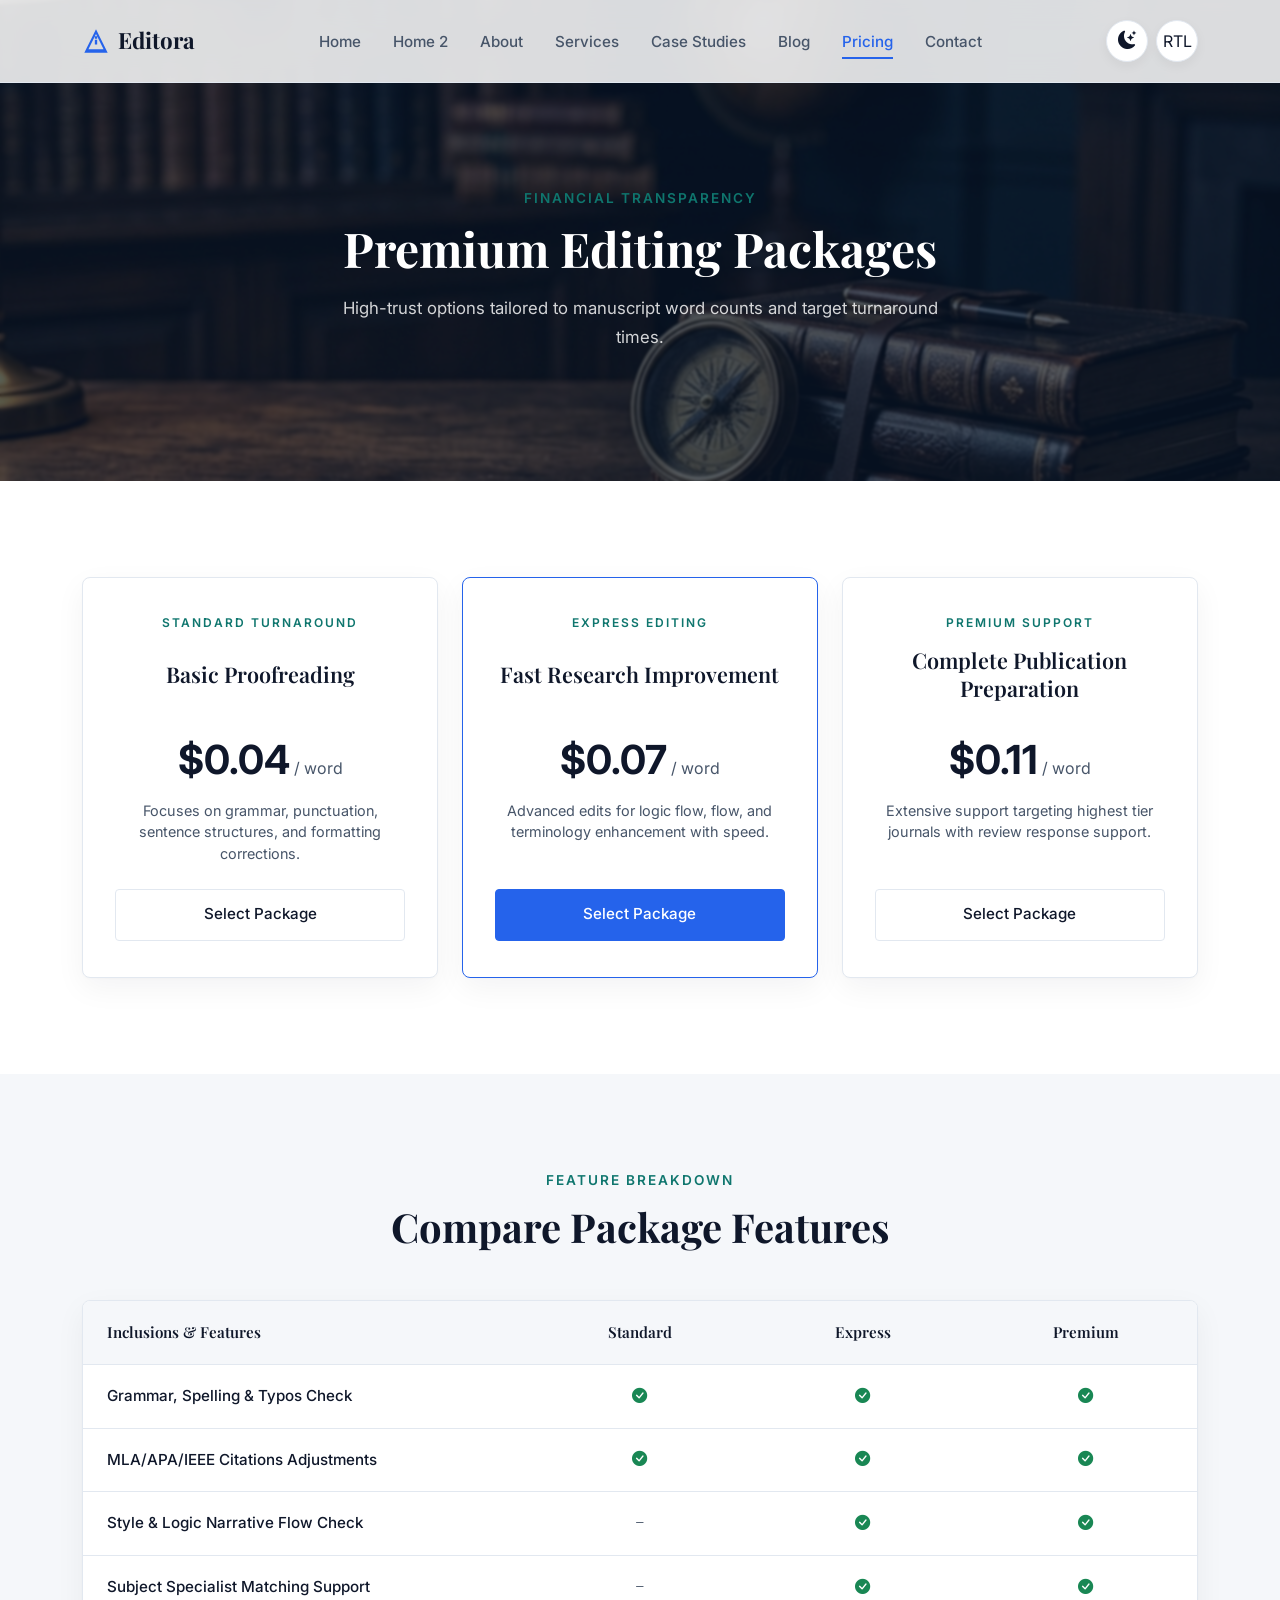
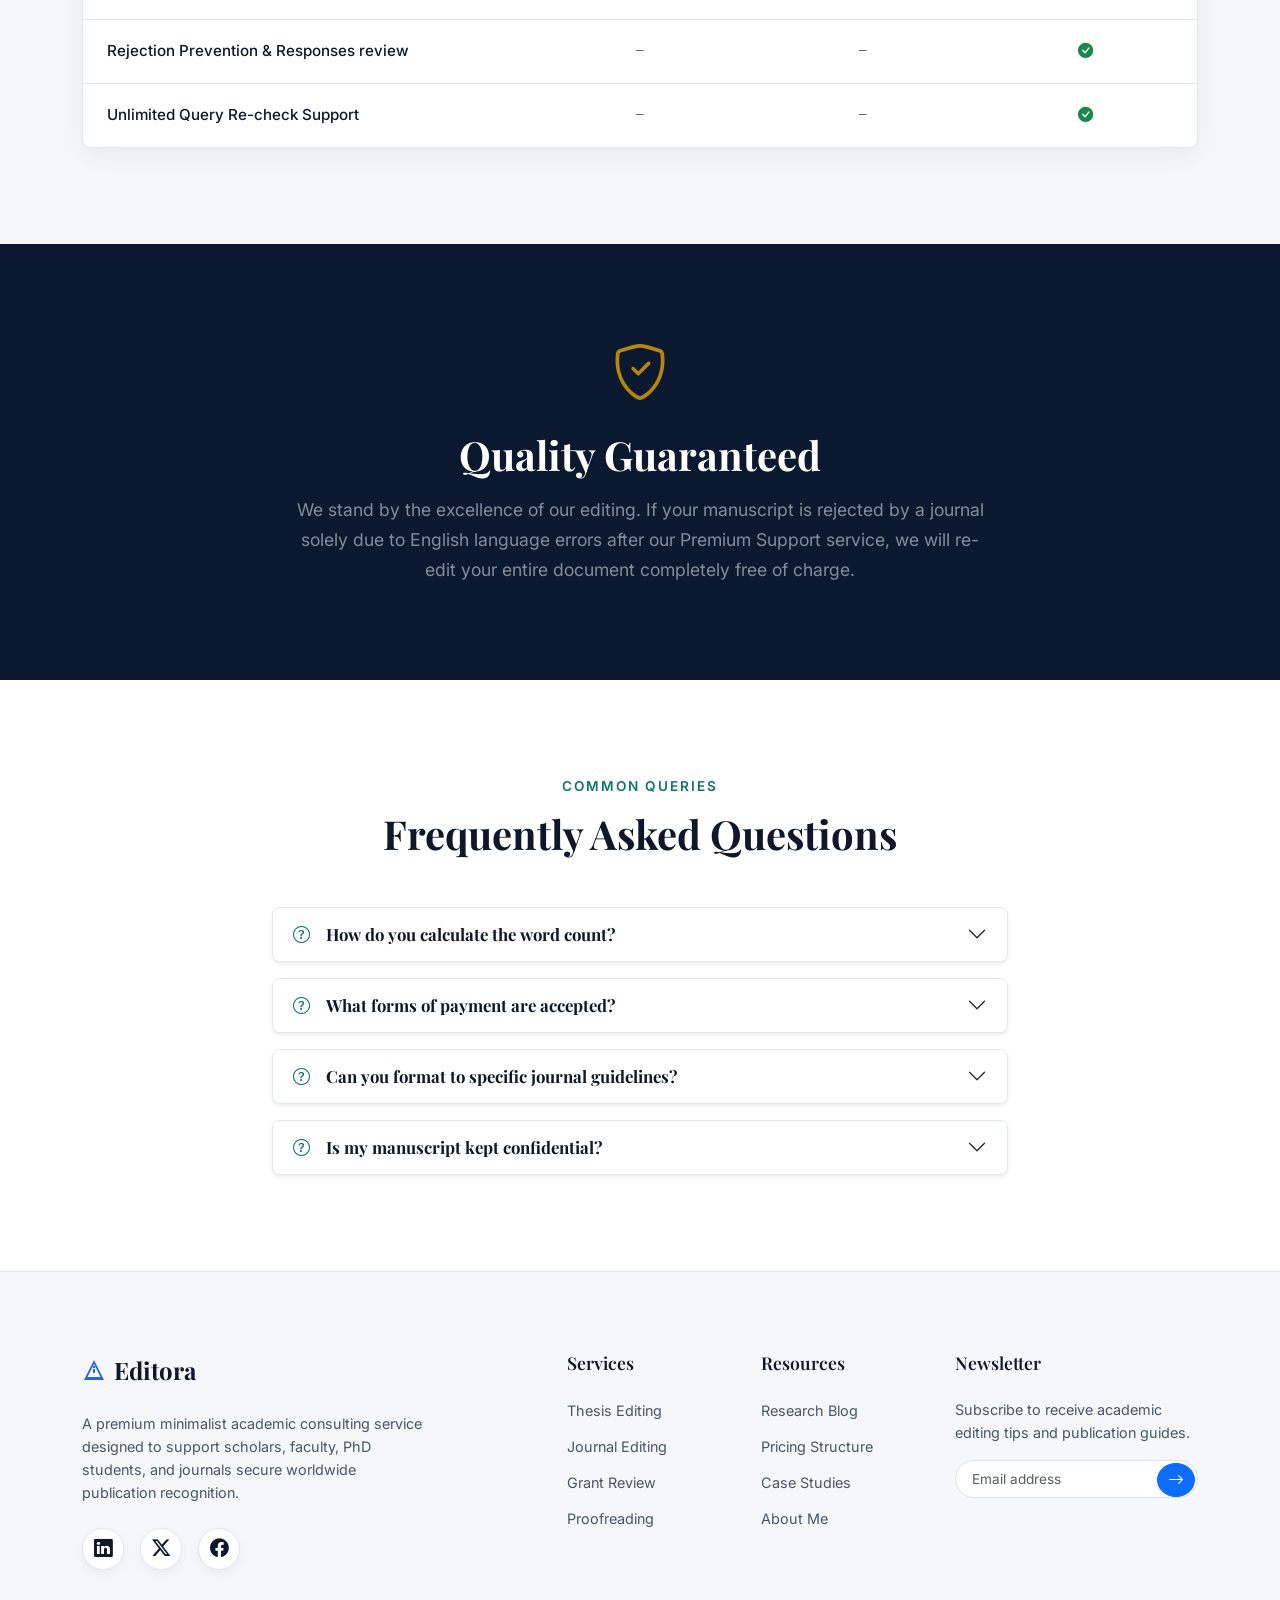
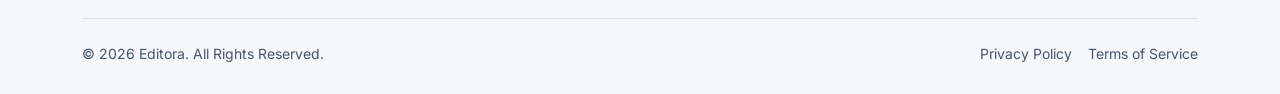
<file: pricing.html>
<!DOCTYPE html>
<html lang="en" dir="ltr" data-theme="light">
<head>
  <meta charset="UTF-8">
  <meta name="viewport" content="width=device-width, initial-scale=1.0">
  <title>Pricing & Packages | Editora</title>
  <meta name="description" content="View transparent pricing packages for academic paper proofreading, express dissertation reviews, and premium publication support.">
  
  <link rel="icon" type="image/svg+xml" href="assets/favicon.svg">
  <link rel="shortcut icon" type="image/svg+xml" href="assets/favicon.svg">
  
  <link id="bootstrap-theme-link" rel="stylesheet" href="https://cdn.jsdelivr.net/npm/bootstrap@5.3.3/dist/css/bootstrap.min.css">
  <link rel="stylesheet" href="assets/css/style.css">
  <link rel="stylesheet" href="assets/css/dark-mode.css">
  <link rel="stylesheet" href="assets/css/rtl.css">
  <style>
    /* Specific pricing table column widths to maintain alignment on mobile/tablet views */
    .premium-table th:nth-child(1), .premium-table td:nth-child(1) {
      width: 40%;
    }
    .premium-table th:nth-child(2), .premium-table td:nth-child(2),
    .premium-table th:nth-child(3), .premium-table td:nth-child(3),
    .premium-table th:nth-child(4), .premium-table td:nth-child(4) {
      width: 20%;
      text-align: center;
    }
  </style>
</head>
<body>

  <!-- Premium Overlay Loader -->
  <div id="page-loader">
    <div class="loader-logo">Editora</div>
    <div class="loader-bar">
      <div class="loader-progress"></div>
    </div>
  </div>

  <!-- Header & Sticky Navbar -->
  <header>
    <nav class="navbar navbar-expand-xl navbar-custom fixed-top">
      <div class="container">
        <a class="navbar-brand-custom" href="index.html">
          <svg viewBox="0 0 24 24" width="28" height="28" xmlns="http://www.w3.org/2000/svg">
            <path d="M12 2L2 22h20L12 2zm0 4l6.5 13H5.5L12 6zm-1 5h2v4h-2v-4zm0-3h2v2h-2V8z"/>
          </svg>
          <span>Editora</span>
        </a>
        
        <div class="d-flex align-items-center gap-2 ms-auto ms-xl-0 order-xl-last theme-controls-wrapper">
          <!-- Theme and RTL Controls -->
          <div class="theme-controls-inline d-flex gap-2">
            <button id="themeToggle" class="btn-control" aria-label="Toggle Theme">
              <i class="bi bi-sun-fill light-icon"></i>
              <i class="bi bi-moon-stars-fill dark-icon"></i>
            </button>
            <button id="rtlToggle" class="btn-control" aria-label="Toggle RTL">
              <span>RTL</span>
            </button>
          </div>
          
          <button class="navbar-toggler border-0 p-0 ms-1" type="button" data-bs-toggle="collapse" data-bs-target="#navbarNav" aria-controls="navbarNav" aria-expanded="false" aria-label="Toggle navigation">
            <i class="bi bi-list icon-menu text-main" style="font-size: 1.75rem;"></i>
            <i class="bi bi-x-lg icon-close text-main" style="font-size: 1.75rem; display: none;"></i>
          </button>
        </div>
        
        <div class="collapse navbar-collapse" id="navbarNav">
          <ul class="navbar-nav mx-auto mb-2 mb-lg-0">
            <li class="nav-item"><a class="nav-link-custom" href="index.html">Home</a></li>
            <li class="nav-item"><a class="nav-link-custom" href="home-2.html">Home 2</a></li>
            <li class="nav-item"><a class="nav-link-custom" href="about.html">About</a></li>
            <li class="nav-item"><a class="nav-link-custom" href="services.html">Services</a></li>
            <li class="nav-item"><a class="nav-link-custom" href="case-studies.html">Case Studies</a></li>
            <li class="nav-item"><a class="nav-link-custom" href="blog.html">Blog</a></li>
            <li class="nav-item"><a class="nav-link-custom active" href="pricing.html">Pricing</a></li>
            <li class="nav-item"><a class="nav-link-custom" href="contact.html">Contact</a></li>
          </ul>
        </div>
      </div>
    </nav>


  </header>

  <!-- Banner Header -->
  <section class="py-5" style="
    padding-top: 140px !important;
    padding-bottom: 80px !important;
    position: relative;
    background: url('assets/images/pricing-banner-bg.png') center center / cover no-repeat;
    overflow: hidden;
  ">
    <!-- Dark overlay for readability -->
    <div style="
      position: absolute; inset: 0;
      background: rgba(10, 25, 47, 0.68);
      backdrop-filter: blur(1px);
    "></div>

    <div class="container py-5 text-center scroll-reveal revealed" style="position: relative; z-index: 1;">
      <span class="section-subtitle" style="color: var(--accent-teal); opacity: 1;">Financial Transparency</span>
      <h1 class="display-5 fw-bold mb-3" style="color: #ffffff;">Premium Editing Packages</h1>
      <p class="mx-auto mb-0" style="max-width: 600px; color: rgba(255,255,255,0.82); font-size: 1.05rem; line-height: 1.75;">
        High-trust options tailored to manuscript word counts and target turnaround times.
      </p>
    </div>
  </section>

  <!-- Pricing Cards -->
  <section class="py-5">
    <div class="container py-5">
      <div class="card-grid-container grid-3-col-desktop scroll-reveal revealed">
        <!-- Package 1 -->
        <div class="card-item">
          <div class="premium-card d-flex flex-column h-100">
            <span class="section-subtitle" style="font-size: 0.75rem;">Standard Turnaround</span>
            <div class="card-title-container">
              <h3>Basic Proofreading</h3>
            </div>
            <div class="my-3 text-start">
              <span class="display-6 fw-bold text-main">$0.04</span>
              <span class="text-muted">/ word</span>
            </div>
            <p class="text-muted text-start mb-4" style="font-size: 0.9rem;">
              Focuses on grammar, punctuation, sentence structures, and formatting corrections.
            </p>
            <a href="contact.html?package=standard" class="btn-premium btn-premium-secondary w-100 justify-content-center mt-auto">
              Select Package
            </a>
          </div>
        </div>
        
        <!-- Package 2 -->
        <div class="card-item">
          <div class="premium-card d-flex flex-column h-100" style="border-color: var(--accent-blue);">
            <span class="section-subtitle" style="font-size: 0.75rem;">Express Editing</span>
            <div class="card-title-container">
              <h3>Fast Research Improvement</h3>
            </div>
            <div class="my-3 text-start">
              <span class="display-6 fw-bold text-main">$0.07</span>
              <span class="text-muted">/ word</span>
            </div>
            <p class="text-muted text-start mb-4" style="font-size: 0.9rem;">
              Advanced edits for logic flow, flow, and terminology enhancement with speed.
            </p>
            <a href="contact.html?package=express" class="btn-premium btn-premium-primary w-100 justify-content-center mt-auto">
              Select Package
            </a>
          </div>
        </div>
        
        <!-- Package 3 -->
        <div class="card-item">
          <div class="premium-card d-flex flex-column h-100">
            <span class="section-subtitle" style="font-size: 0.75rem;">Premium Support</span>
            <div class="card-title-container">
              <h3>Complete Publication Preparation</h3>
            </div>
            <div class="my-3 text-start">
              <span class="display-6 fw-bold text-main">$0.11</span>
              <span class="text-muted">/ word</span>
            </div>
            <p class="text-muted text-start mb-4" style="font-size: 0.9rem;">
              Extensive support targeting highest tier journals with review response support.
            </p>
            <a href="contact.html?package=premium" class="btn-premium btn-premium-secondary w-100 justify-content-center mt-auto">
              Select Package
            </a>
          </div>
        </div>
      </div>
    </div>
  </section>

  <!-- Detailed Feature Comparison Table -->
  <section class="py-5 bg-light-custom" style="background-color: var(--secondary-bg);">
    <div class="container py-5">
      <span class="section-subtitle text-center">Feature Breakdown</span>
      <h2 class="section-title text-center mb-5">Compare Package Features</h2>
      
      <div class="pricing-table-container scroll-reveal revealed">
        <table class="premium-table">
          <thead>
            <tr>
              <th>Inclusions & Features</th>
              <th>Standard</th>
              <th>Express</th>
              <th>Premium</th>
            </tr>
          </thead>
          <tbody>
            <tr>
              <td class="feature-name">Grammar, Spelling & Typos Check</td>
              <td><i class="bi bi-check-circle-fill text-success"></i></td>
              <td><i class="bi bi-check-circle-fill text-success"></i></td>
              <td><i class="bi bi-check-circle-fill text-success"></i></td>
            </tr>
            <tr>
              <td class="feature-name">MLA/APA/IEEE Citations Adjustments</td>
              <td><i class="bi bi-check-circle-fill text-success"></i></td>
              <td><i class="bi bi-check-circle-fill text-success"></i></td>
              <td><i class="bi bi-check-circle-fill text-success"></i></td>
            </tr>
            <tr>
              <td class="feature-name">Style & Logic Narrative Flow Check</td>
              <td><i class="bi bi-dash text-muted"></i></td>
              <td><i class="bi bi-check-circle-fill text-success"></i></td>
              <td><i class="bi bi-check-circle-fill text-success"></i></td>
            </tr>
            <tr>
              <td class="feature-name">Subject Specialist Matching Support</td>
              <td><i class="bi bi-dash text-muted"></i></td>
              <td><i class="bi bi-check-circle-fill text-success"></i></td>
              <td><i class="bi bi-check-circle-fill text-success"></i></td>
            </tr>
            <tr>
              <td class="feature-name">Rejection Prevention & Responses review</td>
              <td><i class="bi bi-dash text-muted"></i></td>
              <td><i class="bi bi-dash text-muted"></i></td>
              <td><i class="bi bi-check-circle-fill text-success"></i></td>
            </tr>
            <tr>
              <td class="feature-name">Unlimited Query Re-check Support</td>
              <td><i class="bi bi-dash text-muted"></i></td>
              <td><i class="bi bi-dash text-muted"></i></td>
              <td><i class="bi bi-check-circle-fill text-success"></i></td>
            </tr>
          </tbody>
        </table>
      </div>
    </div>
  </section>
  <!-- Satisfaction Guarantee Section -->
  <section class="py-5 text-center" style="background-color: #0a192f;">
    <div class="container py-5 scroll-reveal revealed">
      <div class="mb-4">
        <i class="bi bi-shield-check display-4" style="color: var(--accent-gold);"></i>
      </div>
      <h2 class="display-6 fw-bold mb-3 font-serif text-white">Quality Guaranteed</h2>
      <p class="mx-auto mb-0 text-white-50" style="max-width: 700px; font-size: 1.1rem; line-height: 1.7;">
        We stand by the excellence of our editing. If your manuscript is rejected by a journal solely due to English language errors after our Premium Support service, we will re-edit your entire document completely free of charge.
      </p>
    </div>
  </section>

  <!-- Pricing FAQ Section -->
  <section class="py-5">
    <div class="container py-5">
      <div class="text-center mb-5 scroll-reveal revealed">
        <span class="section-subtitle">Common Queries</span>
        <h2 class="section-title">Frequently Asked Questions</h2>
      </div>
      <div class="row justify-content-center scroll-reveal revealed">
        <div class="col-lg-8">
          <div class="accordion" id="pricingFAQ">
            <!-- FAQ Item 1 -->
            <div class="accordion-item mb-3 border shadow-sm" style="border-radius: 8px; overflow: hidden; background-color: var(--card-bg); border-color: var(--border-color) !important;">
              <h2 class="accordion-header" id="headingOne">
                <button class="accordion-button collapsed fw-bold text-main" type="button" data-bs-toggle="collapse" data-bs-target="#collapseOne" aria-expanded="false" aria-controls="collapseOne" style="background-color: var(--card-bg); font-size: 1.05rem;">
                  <i class="bi bi-question-circle me-3" style="color: var(--accent-teal);"></i> How do you calculate the word count?
                </button>
              </h2>
              <div id="collapseOne" class="accordion-collapse collapse" aria-labelledby="headingOne" data-bs-parent="#pricingFAQ">
                <div class="accordion-body text-muted small" style="background-color: var(--card-bg);">
                  We count all words in the main text, abstract, and figure legends. References, appendices, and equations can be excluded upon request to lower your overall cost.
                </div>
              </div>
            </div>
            
            <!-- FAQ Item 2 -->
            <div class="accordion-item mb-3 border shadow-sm" style="border-radius: 8px; overflow: hidden; background-color: var(--card-bg); border-color: var(--border-color) !important;">
              <h2 class="accordion-header" id="headingTwo">
                <button class="accordion-button collapsed fw-bold text-main" type="button" data-bs-toggle="collapse" data-bs-target="#collapseTwo" aria-expanded="false" aria-controls="collapseTwo" style="background-color: var(--card-bg); font-size: 1.05rem;">
                  <i class="bi bi-question-circle me-3" style="color: var(--accent-teal);"></i> What forms of payment are accepted?
                </button>
              </h2>
              <div id="collapseTwo" class="accordion-collapse collapse" aria-labelledby="headingTwo" data-bs-parent="#pricingFAQ">
                <div class="accordion-body text-muted small" style="background-color: var(--card-bg);">
                  We accept major credit cards (Visa, MasterCard, Amex) via our secure integrations, as well as institutional purchase orders or direct wire transfers for larger grants.
                </div>
              </div>
            </div>
            
            <!-- FAQ Item 3 -->
            <div class="accordion-item mb-3 border shadow-sm" style="border-radius: 8px; overflow: hidden; background-color: var(--card-bg); border-color: var(--border-color) !important;">
              <h2 class="accordion-header" id="headingThree">
                <button class="accordion-button collapsed fw-bold text-main" type="button" data-bs-toggle="collapse" data-bs-target="#collapseThree" aria-expanded="false" aria-controls="collapseThree" style="background-color: var(--card-bg); font-size: 1.05rem;">
                  <i class="bi bi-question-circle me-3" style="color: var(--accent-teal);"></i> Can you format to specific journal guidelines?
                </button>
              </h2>
              <div id="collapseThree" class="accordion-collapse collapse" aria-labelledby="headingThree" data-bs-parent="#pricingFAQ">
                <div class="accordion-body text-muted small" style="background-color: var(--card-bg);">
                  Yes! If you provide the target journal's name or URL during submission, we will ensure all margins, citations, and structural requirements match perfectly.
                </div>
              </div>
            </div>
            
            <!-- FAQ Item 4 -->
            <div class="accordion-item border shadow-sm" style="border-radius: 8px; overflow: hidden; background-color: var(--card-bg); border-color: var(--border-color) !important;">
              <h2 class="accordion-header" id="headingFour">
                <button class="accordion-button collapsed fw-bold text-main" type="button" data-bs-toggle="collapse" data-bs-target="#collapseFour" aria-expanded="false" aria-controls="collapseFour" style="background-color: var(--card-bg); font-size: 1.05rem;">
                  <i class="bi bi-question-circle me-3" style="color: var(--accent-teal);"></i> Is my manuscript kept confidential?
                </button>
              </h2>
              <div id="collapseFour" class="accordion-collapse collapse" aria-labelledby="headingFour" data-bs-parent="#pricingFAQ">
                <div class="accordion-body text-muted small" style="background-color: var(--card-bg);">
                  Absolutely. All documents are transmitted over encrypted 256-bit SSL connections, and our editors are bound by strict non-disclosure agreements (NDAs).
                </div>
              </div>
            </div>
            
          </div>
        </div>
      </div>
    </div>
  </section>

  <!-- Footer -->
  <footer class="footer-custom">
    <div class="container">
      <div class="row g-5">
        <div class="col-lg-4 text-start">
          <a class="footer-logo text-decoration-none" href="index.html">
            <svg viewBox="0 0 24 24" width="24" height="24" xmlns="http://www.w3.org/2000/svg">
              <path d="M12 2L2 22h20L12 2zm0 4l6.5 13H5.5L12 6zm-1 5h2v4h-2v-4zm0-3h2v2h-2V8z"/>
            </svg>
            <span>Editora</span>
          </a>
          <p class="footer-desc mb-4">
            A premium minimalist academic consulting service designed to support scholars, faculty, PhD students, and journals secure worldwide publication recognition.
          </p>
          <div class="d-flex gap-3">
            <a href="#" aria-label="LinkedIn" class="btn-control"><i class="bi bi-linkedin"></i></a>
            <a href="#" aria-label="Twitter" class="btn-control"><i class="bi bi-twitter-x"></i></a>
            <a href="#" aria-label="Facebook" class="btn-control"><i class="bi bi-facebook"></i></a>
          </div>
        </div>
        
        <div class="col-sm-6 col-lg-2 text-start offset-lg-1">
          <h5 class="footer-heading">Services</h5>
          <ul class="footer-links">
            <li class="footer-link-item"><a href="services.html#thesis">Thesis Editing</a></li>
            <li class="footer-link-item"><a href="services.html#journal">Journal Editing</a></li>
            <li class="footer-link-item"><a href="services.html#grant">Grant Review</a></li>
            <li class="footer-link-item"><a href="services.html#proofreading">Proofreading</a></li>
          </ul>
        </div>
        
        <div class="col-sm-6 col-lg-2 text-start">
          <h5 class="footer-heading">Resources</h5>
          <ul class="footer-links">
            <li class="footer-link-item"><a href="blog.html">Research Blog</a></li>
            <li class="footer-link-item"><a href="pricing.html">Pricing Structure</a></li>
            <li class="footer-link-item"><a href="case-studies.html">Case Studies</a></li>
            <li class="footer-link-item"><a href="about.html">About Me</a></li>
          </ul>
        </div>
        
        <div class="col-lg-3 text-start">
          <h5 class="footer-heading">Newsletter</h5>
          <p class="footer-desc mb-3">Subscribe to receive academic editing tips and publication guides.</p>
          <form class="position-relative">
            <input type="email" class="form-control rounded-pill border py-2 px-3 text-start" style="font-size: 0.85rem;" placeholder="Email address" required>
            <button class="btn btn-primary rounded-circle position-absolute" style="top: 3px; right: 3px; padding: 4px 10px;" type="submit" aria-label="Subscribe">
              <i class="bi bi-arrow-right"></i>
            </button>
          </form>
        </div>
      </div>
      
      <div class="border-top mt-5 pt-4 d-flex flex-wrap justify-content-between align-items-center">
        <p class="small text-muted mb-0">&copy; 2026 Editora. All Rights Reserved.</p>
        <div class="d-flex gap-3">
          <a href="#" class="small text-muted text-decoration-none">Privacy Policy</a>
          <a href="#" class="small text-muted text-decoration-none">Terms of Service</a>
        </div>
      </div>
    </div>
  </footer>

  <!-- Back to Top Button -->
  <button id="backToTop" class="back-to-top" aria-label="Back to Top">
    <i class="bi bi-arrow-up"></i>
  </button>

  <script src="https://cdn.jsdelivr.net/npm/bootstrap@5.3.3/dist/js/bootstrap.bundle.min.js"></script>
  <script src="assets/js/main.js"></script>
</body>
</html>
</file>
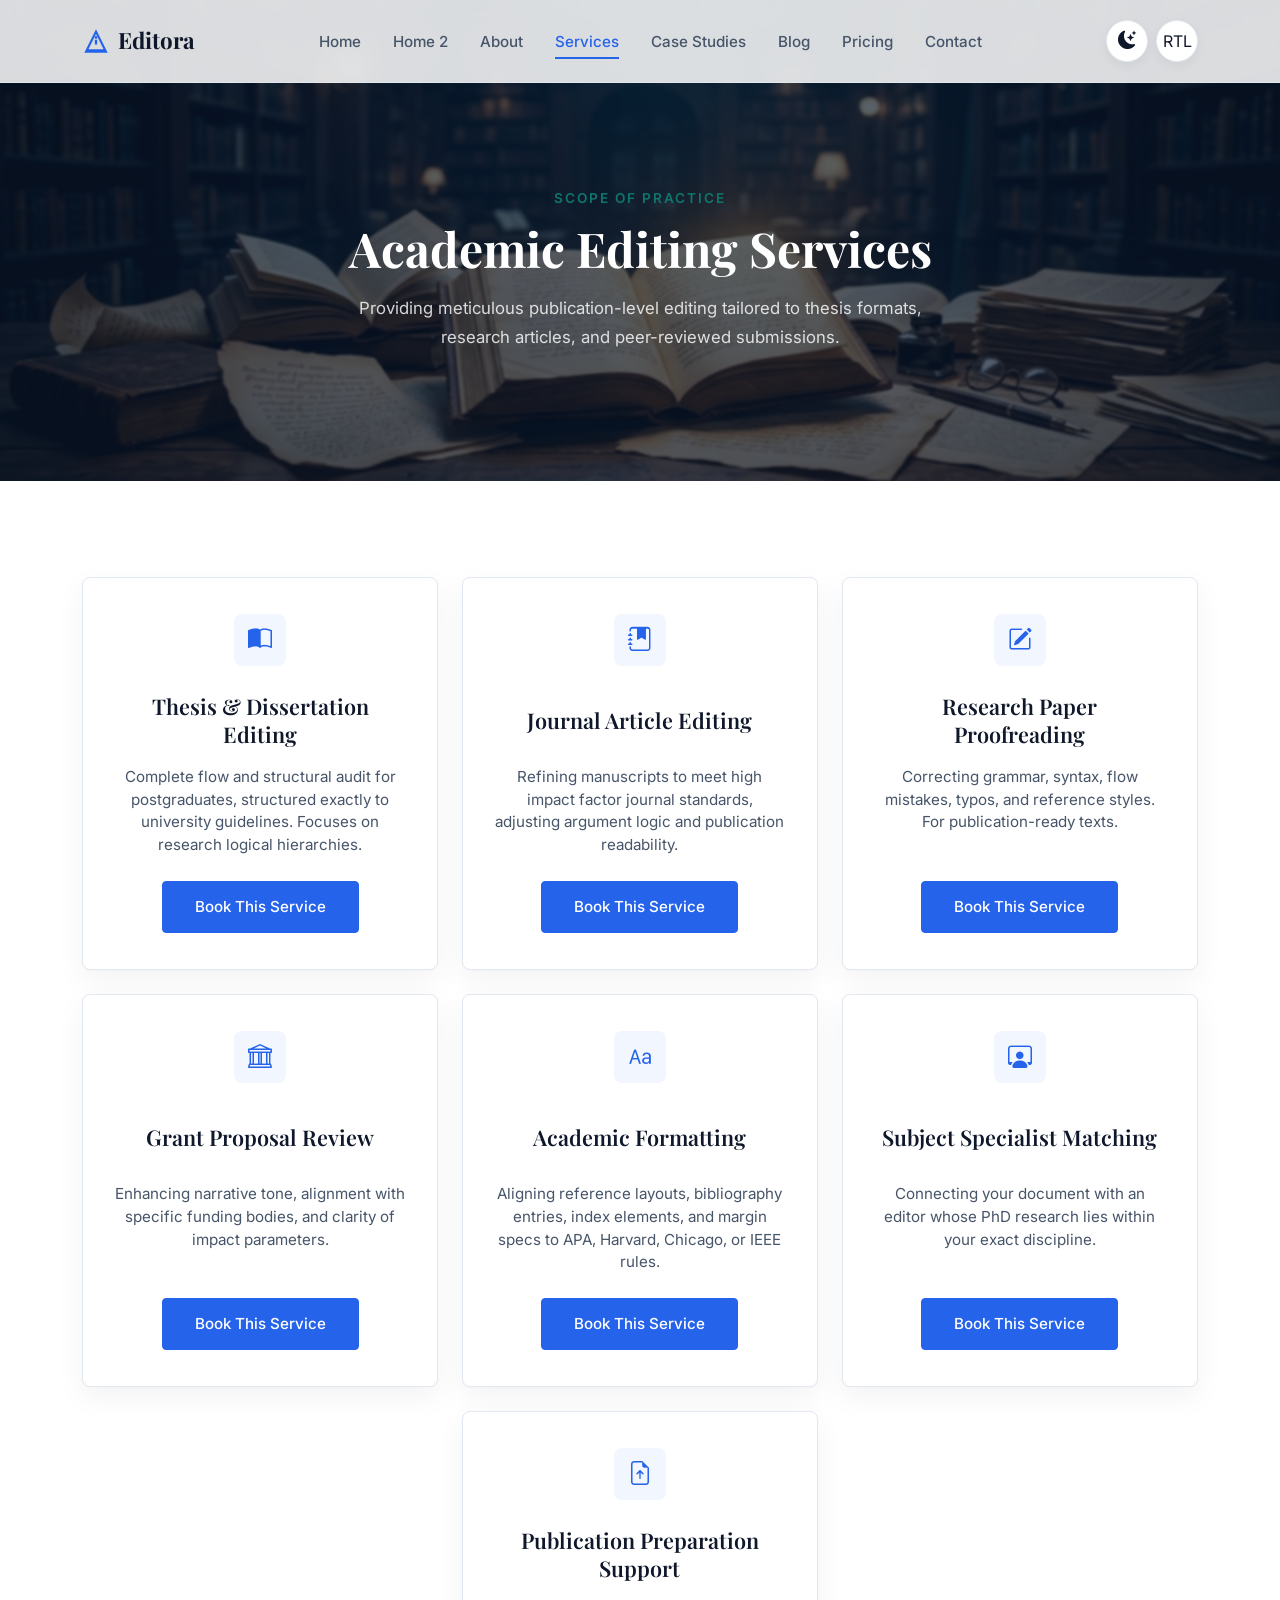
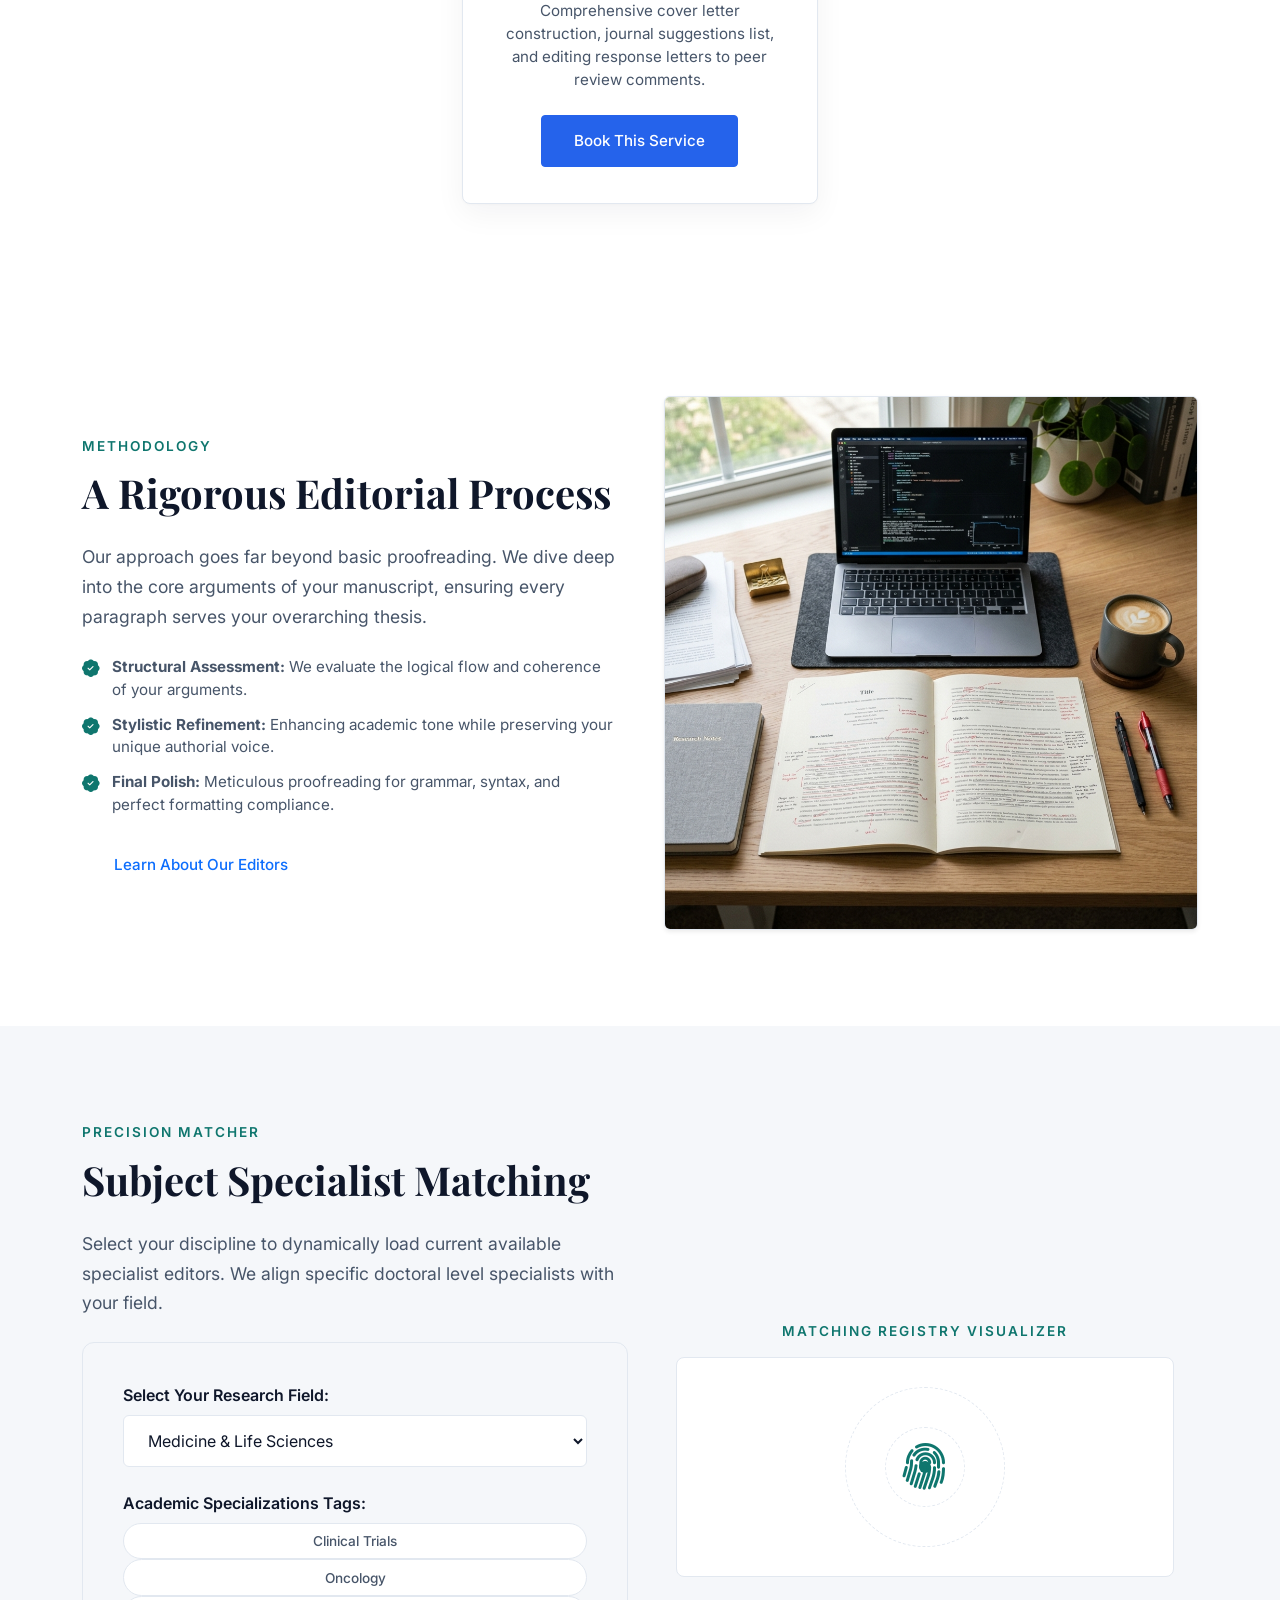
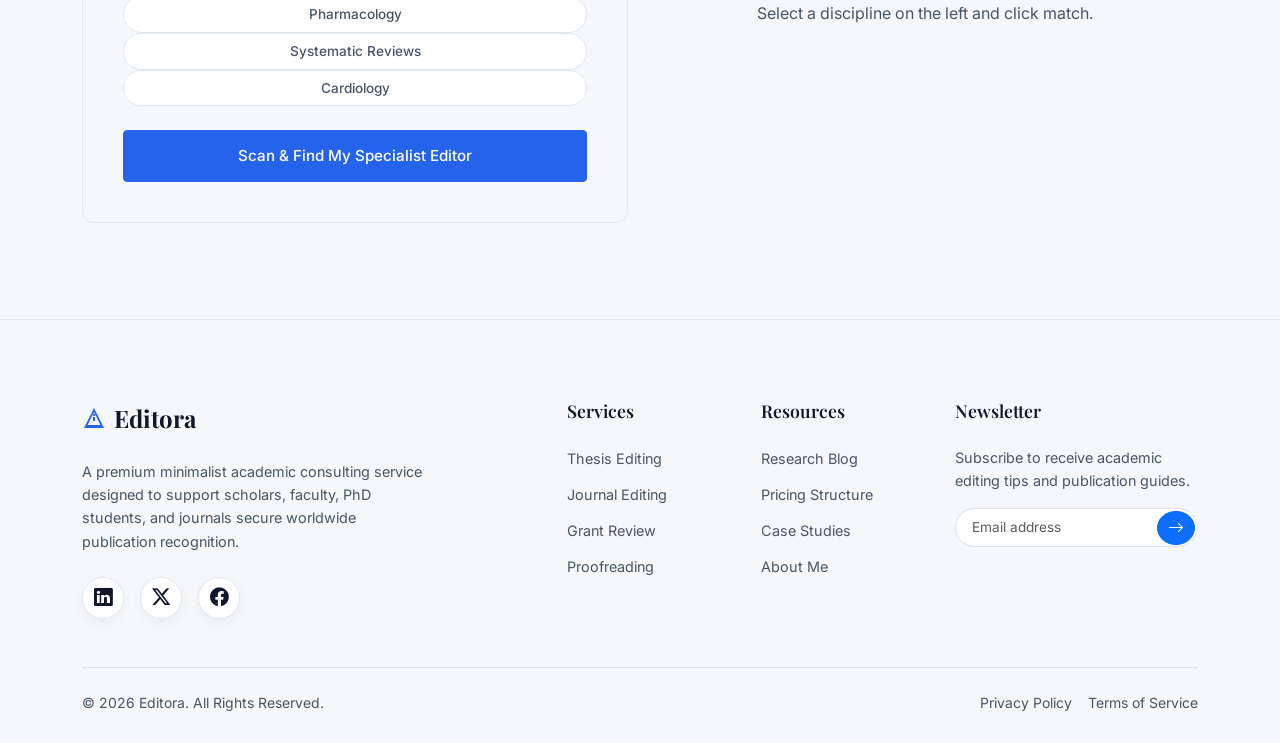
<file: services.html>
<!DOCTYPE html>
<html lang="en" dir="ltr" data-theme="light">
<head>
  <meta charset="UTF-8">
  <meta name="viewport" content="width=device-width, initial-scale=1.0">
  <title>Services | Editora</title>
  <meta name="description" content="Explore our range of academic consulting services including dissertation styling, peer review prep, and subject specialist matching.">
  
  <link rel="icon" type="image/svg+xml" href="assets/favicon.svg">
  <link rel="shortcut icon" type="image/svg+xml" href="assets/favicon.svg">
  
  <link id="bootstrap-theme-link" rel="stylesheet" href="https://cdn.jsdelivr.net/npm/bootstrap@5.3.3/dist/css/bootstrap.min.css">
  <link rel="stylesheet" href="assets/css/style.css">
  <link rel="stylesheet" href="assets/css/dark-mode.css">
  <link rel="stylesheet" href="assets/css/rtl.css">
</head>
<body>

  <!-- Premium Overlay Loader -->
  <div id="page-loader">
    <div class="loader-logo">Editora</div>
    <div class="loader-bar">
      <div class="loader-progress"></div>
    </div>
  </div>

  <!-- Header & Sticky Navbar -->
  <header>
    <nav class="navbar navbar-expand-xl navbar-custom fixed-top">
      <div class="container">
        <a class="navbar-brand-custom" href="index.html">
          <svg viewBox="0 0 24 24" width="28" height="28" xmlns="http://www.w3.org/2000/svg">
            <path d="M12 2L2 22h20L12 2zm0 4l6.5 13H5.5L12 6zm-1 5h2v4h-2v-4zm0-3h2v2h-2V8z"/>
          </svg>
          <span>Editora</span>
        </a>
        
        <div class="d-flex align-items-center gap-2 ms-auto ms-xl-0 order-xl-last theme-controls-wrapper">
          <!-- Theme and RTL Controls -->
          <div class="theme-controls-inline d-flex gap-2">
            <button id="themeToggle" class="btn-control" aria-label="Toggle Theme">
              <i class="bi bi-sun-fill light-icon"></i>
              <i class="bi bi-moon-stars-fill dark-icon"></i>
            </button>
            <button id="rtlToggle" class="btn-control" aria-label="Toggle RTL">
              <span>RTL</span>
            </button>
          </div>
          
          <button class="navbar-toggler border-0 p-0 ms-1" type="button" data-bs-toggle="collapse" data-bs-target="#navbarNav" aria-controls="navbarNav" aria-expanded="false" aria-label="Toggle navigation">
            <i class="bi bi-list icon-menu text-main" style="font-size: 1.75rem;"></i>
            <i class="bi bi-x-lg icon-close text-main" style="font-size: 1.75rem; display: none;"></i>
          </button>
        </div>
        
        <div class="collapse navbar-collapse" id="navbarNav">
          <ul class="navbar-nav mx-auto mb-2 mb-lg-0">
            <li class="nav-item"><a class="nav-link-custom" href="index.html">Home</a></li>
            <li class="nav-item"><a class="nav-link-custom" href="home-2.html">Home 2</a></li>
            <li class="nav-item"><a class="nav-link-custom" href="about.html">About</a></li>
            <li class="nav-item"><a class="nav-link-custom active" href="services.html">Services</a></li>
            <li class="nav-item"><a class="nav-link-custom" href="case-studies.html">Case Studies</a></li>
            <li class="nav-item"><a class="nav-link-custom" href="blog.html">Blog</a></li>
            <li class="nav-item"><a class="nav-link-custom" href="pricing.html">Pricing</a></li>
            <li class="nav-item"><a class="nav-link-custom" href="contact.html">Contact</a></li>
          </ul>
        </div>
      </div>
    </nav>


  </header>

  <!-- Banner Header -->
  <section class="py-5" style="
    padding-top: 140px !important;
    padding-bottom: 80px !important;
    position: relative;
    background: url('assets/images/services-banner-bg.png') center center / cover no-repeat;
    overflow: hidden;
  ">
    <!-- Dark overlay for readability -->
    <div style="
      position: absolute; inset: 0;
      background: rgba(10, 25, 47, 0.68);
      backdrop-filter: blur(1px);
    "></div>

    <div class="container py-5 text-center scroll-reveal revealed" style="position: relative; z-index: 1;">
      <span class="section-subtitle" style="color: var(--accent-teal); opacity: 1;">Scope of Practice</span>
      <h1 class="display-5 fw-bold mb-3" style="color: #ffffff;">Academic Editing Services</h1>
      <p class="mx-auto mb-0" style="max-width: 600px; color: rgba(255,255,255,0.82); font-size: 1.05rem; line-height: 1.75;">
        Providing meticulous publication-level editing tailored to thesis formats, research articles, and peer-reviewed submissions.
      </p>
    </div>
  </section>

  <!-- Service List Container (7 Items total, odd centering rule active on tablet) -->
  <section class="py-5">
    <div class="container py-5">
      <div class="card-grid-container grid-3-col-desktop scroll-reveal revealed">
        
        <!-- Service Card 1 -->
        <div class="card-item" id="thesis">
          <div class="premium-card">
            <div class="card-icon-box">
              <i class="bi bi-book-half"></i>
            </div>
            <div class="card-title-container">
              <h3>Thesis & Dissertation Editing</h3>
            </div>
            <p class="text-muted text-start mb-4 flex-grow-1" style="font-size: 0.95rem;">
              Complete flow and structural audit for postgraduates, structured exactly to university guidelines. Focuses on research logical hierarchies.
            </p>
            <a href="contact.html?service=thesis" class="btn-premium btn-premium-primary justify-content-center">Book This Service</a>
          </div>
        </div>

        <!-- Service Card 2 -->
        <div class="card-item" id="journal">
          <div class="premium-card">
            <div class="card-icon-box">
              <i class="bi bi-journal-bookmark-fill"></i>
            </div>
            <div class="card-title-container">
              <h3>Journal Article Editing</h3>
            </div>
            <p class="text-muted text-start mb-4 flex-grow-1" style="font-size: 0.95rem;">
              Refining manuscripts to meet high impact factor journal standards, adjusting argument logic and publication readability.
            </p>
            <a href="contact.html?service=journal" class="btn-premium btn-premium-primary justify-content-center">Book This Service</a>
          </div>
        </div>

        <!-- Service Card 3 -->
        <div class="card-item" id="proofreading">
          <div class="premium-card">
            <div class="card-icon-box">
              <i class="bi bi-pencil-square"></i>
            </div>
            <div class="card-title-container">
              <h3>Research Paper Proofreading</h3>
            </div>
            <p class="text-muted text-start mb-4 flex-grow-1" style="font-size: 0.95rem;">
              Correcting grammar, syntax, flow mistakes, typos, and reference styles. For publication-ready texts.
            </p>
            <a href="contact.html?service=proofreading" class="btn-premium btn-premium-primary justify-content-center">Book This Service</a>
          </div>
        </div>

        <!-- Service Card 4 -->
        <div class="card-item" id="grant">
          <div class="premium-card">
            <div class="card-icon-box">
              <i class="bi bi-bank"></i>
            </div>
            <div class="card-title-container">
              <h3>Grant Proposal Review</h3>
            </div>
            <p class="text-muted text-start mb-4 flex-grow-1" style="font-size: 0.95rem;">
              Enhancing narrative tone, alignment with specific funding bodies, and clarity of impact parameters.
            </p>
            <a href="contact.html?service=grant" class="btn-premium btn-premium-primary justify-content-center">Book This Service</a>
          </div>
        </div>

        <!-- Service Card 5 -->
        <div class="card-item">
          <div class="premium-card">
            <div class="card-icon-box">
              <i class="bi bi-type"></i>
            </div>
            <div class="card-title-container">
              <h3>Academic Formatting</h3>
            </div>
            <p class="text-muted text-start mb-4 flex-grow-1" style="font-size: 0.95rem;">
              Aligning reference layouts, bibliography entries, index elements, and margin specs to APA, Harvard, Chicago, or IEEE rules.
            </p>
            <a href="contact.html?service=formatting" class="btn-premium btn-premium-primary justify-content-center">Book This Service</a>
          </div>
        </div>

        <!-- Service Card 6 -->
        <div class="card-item" id="matching">
          <div class="premium-card">
            <div class="card-icon-box">
              <i class="bi bi-person-workspace"></i>
            </div>
            <div class="card-title-container">
              <h3>Subject Specialist Matching</h3>
            </div>
            <p class="text-muted text-start mb-4 flex-grow-1" style="font-size: 0.95rem;">
              Connecting your document with an editor whose PhD research lies within your exact discipline.
            </p>
            <a href="contact.html?service=matching" class="btn-premium btn-premium-primary justify-content-center">Book This Service</a>
          </div>
        </div>

        <!-- Service Card 7 (Odd centered card in tablet view) -->
        <div class="card-item">
          <div class="premium-card">
            <div class="card-icon-box">
              <i class="bi bi-file-earmark-arrow-up"></i>
            </div>
            <div class="card-title-container">
              <h3>Publication Preparation Support</h3>
            </div>
            <p class="text-muted text-start mb-4 flex-grow-1" style="font-size: 0.95rem;">
              Comprehensive cover letter construction, journal suggestions list, and editing response letters to peer review comments.
            </p>
            <a href="contact.html?service=publication" class="btn-premium btn-premium-primary justify-content-center">Book This Service</a>
          </div>
        </div>

      </div>
    </div>
  </section>
  <!-- Our Editorial Process Section -->
  <section class="py-5">
    <div class="container py-5">
      <div class="row align-items-center g-5">
        <div class="col-lg-6 text-center text-lg-start scroll-reveal revealed">
          <span class="section-subtitle">Methodology</span>
          <h2 class="section-title mb-4">A Rigorous Editorial Process</h2>
          <p class="lead-text mb-4 mx-auto mx-lg-0" style="max-width: 600px;">
            Our approach goes far beyond basic proofreading. We dive deep into the core arguments of your manuscript, ensuring every paragraph serves your overarching thesis.
          </p>
          <ul class="premium-check-list mb-4 text-start mx-auto mx-lg-0" style="max-width: 600px;">
            <li class="check-list-item">
              <span class="check-icon-wrapper"><i class="bi bi-patch-check-fill"></i></span>
              <div class="check-list-text">
                <strong>Structural Assessment:</strong> We evaluate the logical flow and coherence of your arguments.
              </div>
            </li>
            <li class="check-list-item">
              <span class="check-icon-wrapper"><i class="bi bi-patch-check-fill"></i></span>
              <div class="check-list-text">
                <strong>Stylistic Refinement:</strong> Enhancing academic tone while preserving your unique authorial voice.
              </div>
            </li>
            <li class="check-list-item">
              <span class="check-icon-wrapper"><i class="bi bi-patch-check-fill"></i></span>
              <div class="check-list-text">
                <strong>Final Polish:</strong> Meticulous proofreading for grammar, syntax, and perfect formatting compliance.
              </div>
            </li>
          </ul>
          <div class="d-flex justify-content-center justify-content-lg-start">
            <a href="about.html" class="btn-premium btn-premium-outline">Learn About Our Editors</a>
          </div>
        </div>
        <div class="col-lg-6 scroll-reveal revealed">
          <img src="assets/images/editing-process.png" alt="Rigorous Editorial Process" class="img-fluid rounded shadow-sm w-100" style="object-fit: cover; min-height: 400px; border: 1px solid var(--border-color);">
        </div>
      </div>
    </div>
  </section>

  <!-- Interactive Subject Matching Section -->
  <section class="py-5 bg-light-custom" style="background-color: var(--secondary-bg);">
    <div class="container py-5">
      <div class="row align-items-center">
        <div class="col-lg-6 text-start mb-5 mb-lg-0 scroll-reveal">
          <span class="section-subtitle">Precision Matcher</span>
          <h2 class="section-title">Subject Specialist Matching</h2>
          <p class="lead-text mb-4">
            Select your discipline to dynamically load current available specialist editors. We align specific doctoral level specialists with your field.
          </p>
          <div class="matching-widget">
            <label for="fieldSelect" class="form-label text-main fw-semibold mb-2">Select Your Research Field:</label>
            <select id="fieldSelect" class="matching-selector">
              <option value="medicine">Medicine & Life Sciences</option>
              <option value="engineering">Engineering & Physical Sciences</option>
              <option value="humanities">Humanities & Arts</option>
              <option value="social">Social Sciences & Economics</option>
            </select>
            
            <div class="mb-4">
              <span class="d-block text-main fw-semibold mb-2">Academic Specializations Tags:</span>
              <div id="tagsContainer" class="d-flex flex-wrap">
                <!-- Loaded dynamically by JS -->
              </div>
            </div>
            
            <button id="matchBtn" class="btn-premium btn-premium-primary w-100 justify-content-center">
              Scan & Find My Specialist Editor
            </button>
          </div>
        </div>
        
        <div class="col-lg-6 scroll-reveal">
          <div class="text-center p-4">
            <span class="section-subtitle mb-3 d-block">Matching Registry Visualizer</span>
            <div class="matching-visualizer mb-4">
              <div class="radar-grid"></div>
              <div class="radar-ping"></div>
              <i class="bi bi-fingerprint text-accent" style="font-size: 3rem; color: var(--accent-teal); z-index: 1;"></i>
            </div>
            <div id="matchResult">
              <span class="text-muted">Select a discipline on the left and click match.</span>
            </div>
          </div>
        </div>
      </div>
    </div>
  </section>

  <!-- Footer -->
  <footer class="footer-custom">
    <div class="container">
      <div class="row g-5">
        <div class="col-lg-4 text-start">
          <a class="footer-logo text-decoration-none" href="index.html">
            <svg viewBox="0 0 24 24" width="24" height="24" xmlns="http://www.w3.org/2000/svg">
              <path d="M12 2L2 22h20L12 2zm0 4l6.5 13H5.5L12 6zm-1 5h2v4h-2v-4zm0-3h2v2h-2V8z"/>
            </svg>
            <span>Editora</span>
          </a>
          <p class="footer-desc mb-4">
            A premium minimalist academic consulting service designed to support scholars, faculty, PhD students, and journals secure worldwide publication recognition.
          </p>
          <div class="d-flex gap-3">
            <a href="#" aria-label="LinkedIn" class="btn-control"><i class="bi bi-linkedin"></i></a>
            <a href="#" aria-label="Twitter" class="btn-control"><i class="bi bi-twitter-x"></i></a>
            <a href="#" aria-label="Facebook" class="btn-control"><i class="bi bi-facebook"></i></a>
          </div>
        </div>
        
        <div class="col-sm-6 col-lg-2 text-start offset-lg-1">
          <h5 class="footer-heading">Services</h5>
          <ul class="footer-links">
            <li class="footer-link-item"><a href="services.html#thesis">Thesis Editing</a></li>
            <li class="footer-link-item"><a href="services.html#journal">Journal Editing</a></li>
            <li class="footer-link-item"><a href="services.html#grant">Grant Review</a></li>
            <li class="footer-link-item"><a href="services.html#proofreading">Proofreading</a></li>
          </ul>
        </div>
        
        <div class="col-sm-6 col-lg-2 text-start">
          <h5 class="footer-heading">Resources</h5>
          <ul class="footer-links">
            <li class="footer-link-item"><a href="blog.html">Research Blog</a></li>
            <li class="footer-link-item"><a href="pricing.html">Pricing Structure</a></li>
            <li class="footer-link-item"><a href="case-studies.html">Case Studies</a></li>
            <li class="footer-link-item"><a href="about.html">About Me</a></li>
          </ul>
        </div>
        
        <div class="col-lg-3 text-start">
          <h5 class="footer-heading">Newsletter</h5>
          <p class="footer-desc mb-3">Subscribe to receive academic editing tips and publication guides.</p>
          <form class="position-relative">
            <input type="email" class="form-control rounded-pill border py-2 px-3 text-start" style="font-size: 0.85rem;" placeholder="Email address" required>
            <button class="btn btn-primary rounded-circle position-absolute" style="top: 3px; right: 3px; padding: 4px 10px;" type="submit" aria-label="Subscribe">
              <i class="bi bi-arrow-right"></i>
            </button>
          </form>
        </div>
      </div>
      
      <div class="border-top mt-5 pt-4 d-flex flex-wrap justify-content-between align-items-center">
        <p class="small text-muted mb-0">&copy; 2026 Editora. All Rights Reserved.</p>
        <div class="d-flex gap-3">
          <a href="#" class="small text-muted text-decoration-none">Privacy Policy</a>
          <a href="#" class="small text-muted text-decoration-none">Terms of Service</a>
        </div>
      </div>
    </div>
  </footer>

  <!-- Back to Top Button -->
  <button id="backToTop" class="back-to-top" aria-label="Back to Top">
    <i class="bi bi-arrow-up"></i>
  </button>

  <script src="https://cdn.jsdelivr.net/npm/bootstrap@5.3.3/dist/js/bootstrap.bundle.min.js"></script>
  <script src="assets/js/main.js"></script>
</body>
</html>
</file>
<file: assets/css/style.css>
/*
 * CSS Style Document for Academic Research Editing & Proofreading Website
 * Designed by Antigravity - Premium Scholarly Editorial Brand
 */

/* Google Fonts Import */
@import url('https://fonts.googleapis.com/css2?family=Inter:wght@300;400;500;600;700&family=Playfair+Display:ital,wght@0,400;0,600;0,700;1,400&display=swap');
@import url('https://cdn.jsdelivr.net/npm/bootstrap-icons@1.11.3/font/bootstrap-icons.min.css');

/* Root Variables - Light Mode Default */
:root {
  --primary-bg: #FFFFFF;
  --secondary-bg: #F5F7FA;
  --card-bg: #FFFFFF;
  --card-shadow: 0 10px 30px rgba(15, 23, 42, 0.05), 0 1px 3px rgba(15, 23, 42, 0.02);
  --card-shadow-hover: 0 20px 40px rgba(15, 23, 42, 0.1), 0 1px 5px rgba(15, 23, 42, 0.05);
  
  --text-main: #0F172A;
  --text-muted: #475569;
  --text-light: #64748B;
  
  --accent-blue: #2563EB;
  --accent-teal: #0F766E;
  --accent-gold: #B8860B;
  --accent-gold-rgb: 184, 134, 11;
  --accent-blue-rgb: 37, 99, 235;
  --accent-teal-rgb: 15, 118, 110;
  
  --border-color: #E2E8F0;
  
  --font-serif: 'Playfair Display', Georgia, serif;
  --font-sans: 'Inter', system-ui, -apple-system, sans-serif;
  --transition-smooth: all 0.4s cubic-bezier(0.16, 1, 0.3, 1);
  --transition-fast: all 0.2s ease;
  
  --safe-toggle-padding: 105px;
}

/* Base Setup */
html, body {
  font-family: var(--font-sans);
  color: var(--text-main);
  background-color: var(--primary-bg);
  overflow-x: hidden;
  scroll-behavior: smooth;
  transition: background-color 0.4s ease, color 0.4s ease;
}

/* Ensure text-muted uses our CSS variables for dark mode compatibility */
.text-muted {
  color: var(--text-muted) !important;
}

.text-main {
  color: var(--text-main) !important;
}

.accordion-button {
  color: var(--text-main) !important;
}

.accordion-button::after {
  filter: var(--accordion-icon-filter, none);
}

/* Global: Remove default browser underlines from all links */
a {
  text-decoration: none !important;
}
a:hover {
  text-decoration: none !important;
}

/* Main Layout Direction Adjustments */
html[dir="ltr"] {
  text-align: left;
}
html[dir="rtl"] {
  text-align: right;
}

/* Custom Page Transitions & Loader */
#page-loader {
  position: fixed;
  top: 0;
  left: 0;
  width: 100%;
  height: 100%;
  background: var(--primary-bg);
  z-index: 10000;
  display: flex;
  align-items: center;
  justify-content: center;
  flex-direction: column;
  transition: opacity 0.5s ease, visibility 0.5s ease;
}
.loader-logo {
  font-family: var(--font-serif);
  font-size: 2rem;
  font-weight: 700;
  color: var(--text-main);
  margin-bottom: 20px;
  letter-spacing: -0.5px;
  animation: pulse-title 1.5s infinite ease-in-out;
}
.loader-bar {
  width: 150px;
  height: 2px;
  background-color: var(--border-color);
  position: relative;
  overflow: hidden;
  border-radius: 2px;
}
.loader-progress {
  position: absolute;
  top: 0;
  left: -100%;
  width: 100%;
  height: 100%;
  background-color: var(--accent-blue);
  animation: loading-slide 1.5s infinite linear;
}

@keyframes pulse-title {
  0%, 100% { opacity: 0.6; }
  50% { opacity: 1; }
}
@keyframes loading-slide {
  0% { left: -100%; }
  100% { left: 100%; }
}

/* Sticky Premium Navigation Header */
.navbar-custom {
  background-color: rgba(255, 255, 255, 0.85);
  backdrop-filter: blur(15px);
  -webkit-backdrop-filter: blur(15px);
  border-bottom: 1px solid var(--border-color);
  padding: 1.25rem 0;
  transition: var(--transition-smooth);
}
.navbar-custom.scrolled {
  box-shadow: 0 4px 30px rgba(0, 0, 0, 0.03);
}
.navbar-brand-custom {
  font-family: var(--font-serif);
  font-weight: 700;
  font-size: 1.4rem;
  color: var(--text-main) !important;
  text-decoration: none;
  display: flex;
  align-items: center;
  gap: 8px;
}
.process-card {
  transition: transform 0.4s cubic-bezier(0.165, 0.84, 0.44, 1), box-shadow 0.4s cubic-bezier(0.165, 0.84, 0.44, 1);
}
.process-card:hover {
  transform: translateY(-10px);
  box-shadow: 0 20px 40px rgba(0, 0, 0, 0.1) !important;
}
html[data-theme="dark"] .process-card:hover {
  box-shadow: 0 20px 40px rgba(0, 0, 0, 0.4) !important;
}
.navbar-toggler {
  color: var(--text-main) !important;
}
.navbar-toggler i {
  color: var(--text-main) !important;
}
.navbar-toggler:focus {
  box-shadow: none !important;
}
.navbar-brand-custom svg {
  fill: var(--accent-blue);
  width: 28px;
  height: 28px;
}
.nav-link-custom {
  font-size: 0.95rem;
  font-weight: 500;
  color: var(--text-muted) !important;
  transition: var(--transition-fast);
  padding: 0.5rem 1rem !important;
  position: relative;
  text-decoration: none !important;
}
.nav-link-custom:hover, .nav-link-custom.active {
  color: var(--accent-blue) !important;
  text-decoration: none !important;
}
.nav-link-custom::after {
  content: '';
  position: absolute;
  bottom: 0;
  left: 1rem;
  right: 1rem;
  height: 2px;
  background-color: var(--accent-blue);
  transform: scaleX(0);
  transform-origin: right;
  transition: transform 0.3s ease;
}
/* Nav Link Hover Animation */
.nav-link-custom:hover::after, .nav-link-custom.active::after {
  transform: scaleX(1);
  transform-origin: left;
}

html[dir="ltr"] .navbar-expand-xl .navbar-collapse {
  margin-right: 0;
}
html[dir="rtl"] .navbar-expand-xl .navbar-collapse {
  margin-left: 0;
}

/* Theme and RTL Control Widget */
.theme-controls-inline {
  display: flex;
  gap: 8px;
}
.btn-control {
  width: 42px;
  height: 42px;
  border-radius: 50%;
  border: 1px solid var(--border-color);
  background-color: var(--card-bg);
  color: var(--text-main);
  display: flex;
  align-items: center;
  justify-content: center;
  cursor: pointer;
  box-shadow: 0 4px 12px rgba(0, 0, 0, 0.05);
  transition: var(--transition-smooth);
}
.btn-control:hover {
  transform: translateY(-2px);
  border-color: var(--accent-blue);
  color: var(--accent-blue);
  box-shadow: 0 8px 16px rgba(37, 99, 235, 0.1);
}
.btn-control i {
  font-size: 1.15rem;
}
/* Display correct toggle state indicators */
html[data-theme="dark"] .light-icon {
  display: block;
}
html[data-theme="dark"] .dark-icon {
  display: none;
}
html[data-theme="light"] .light-icon {
  display: none;
}
html[data-theme="light"] .dark-icon {
  display: block;
}

/* Typography & Page Structure */
h1, h2, h3, h4, h5, h6 {
  font-family: var(--font-serif);
  color: var(--text-main);
  font-weight: 600;
  line-height: 1.25;
}
.section-subtitle {
  font-family: var(--font-sans);
  text-transform: uppercase;
  font-size: 0.85rem;
  letter-spacing: 2px;
  color: var(--accent-teal);
  font-weight: 600;
  margin-bottom: 0.75rem;
  display: block;
}
.section-title {
  font-size: 2.5rem;
  font-weight: 700;
  margin-bottom: 1.5rem;
}
.lead-text {
  font-size: 1.1rem;
  color: var(--text-muted);
  line-height: 1.7;
}

/* CTA & Buttons */
.btn-premium {
  padding: 0.85rem 2rem;
  font-size: 0.95rem;
  font-weight: 500;
  border-radius: 4px;
  transition: var(--transition-smooth);
  display: inline-flex;
  align-items: center;
  justify-content: center;
  gap: 8px;
  position: relative;
  overflow: hidden;
  z-index: 1;
}
.btn-premium-primary {
  background-color: var(--accent-blue);
  color: #FFFFFF !important;
  border: 1px solid var(--accent-blue);
}
.btn-premium-primary:hover {
  background-color: transparent;
  color: var(--accent-blue) !important;
  box-shadow: 0 10px 20px rgba(37, 99, 235, 0.15);
}
.btn-premium-secondary {
  background-color: transparent;
  color: var(--text-main) !important;
  border: 1px solid var(--border-color);
}
.btn-premium-secondary:hover {
  border-color: var(--text-main);
  background-color: var(--text-main);
  color: var(--primary-bg) !important;
}

/* Hero Section */
.hero-section {
  position: relative;
  padding: 140px 0 100px 0;
  background-color: var(--primary-bg);
  overflow: hidden;
  min-height: 90vh;
  display: flex;
  align-items: center;
}
.hero-animation-container {
  position: absolute;
  top: 0;
  left: 0;
  width: 100%;
  height: 100%;
  pointer-events: none;
  z-index: 0;
  opacity: 0.8;
}

/* Moving manuscript document background animation lines */
.manuscript-lines {
  position: absolute;
  top: 15%;
  right: 5%;
  width: 350px;
  height: 450px;
  border: 1px solid var(--border-color);
  border-radius: 8px;
  padding: 30px;
  background: rgba(255, 255, 255, 0.3);
  backdrop-filter: blur(5px);
  box-shadow: var(--card-shadow);
  display: flex;
  flex-direction: column;
  gap: 16px;
  animation: float-slow 8s infinite ease-in-out;
}
.manuscript-line {
  height: 8px;
  background-color: var(--border-color);
  border-radius: 4px;
  width: 100%;
  position: relative;
  overflow: hidden;
}
.manuscript-line::after {
  content: '';
  position: absolute;
  top: 0;
  left: -100%;
  width: 100%;
  height: 100%;
  background: linear-gradient(90deg, transparent, rgba(37, 99, 235, 0.15), transparent);
  animation: edit-scan 3.5s infinite linear;
}
.manuscript-line:nth-child(2) { width: 90%; animation-delay: 0.2s; }
.manuscript-line:nth-child(3) { width: 95%; animation-delay: 0.4s; }
.manuscript-line:nth-child(4) { width: 60%; }
.manuscript-line:nth-child(5) { height: 16px; background-color: transparent; border-bottom: 1px dashed var(--accent-teal); margin: 8px 0; }
.manuscript-line:nth-child(6) { width: 85%; animation-delay: 0.6s; }
.manuscript-line:nth-child(7) { width: 90%; animation-delay: 0.8s; }
.manuscript-line:nth-child(8) { width: 40%; }

@keyframes float-slow {
  0%, 100% { transform: translateY(0) rotate(0deg); }
  50% { transform: translateY(-15px) rotate(1deg); }
}
@keyframes edit-scan {
  0% { left: -100%; }
  50%, 100% { left: 100%; }
}

/* Floating documents styling */
.floating-circle {
  position: absolute;
  border-radius: 50%;
  background: radial-gradient(circle, rgba(37, 99, 235, 0.05) 0%, transparent 70%);
  animation: circle-pulse 6s infinite ease-in-out;
}
.floating-circle-1 { width: 400px; height: 400px; top: -100px; right: -50px; }
.floating-circle-2 { width: 300px; height: 300px; bottom: -50px; left: -50px; animation-delay: 3s; }

@keyframes circle-pulse {
  0%, 100% { transform: scale(1); opacity: 0.7; }
  50% { transform: scale(1.1); opacity: 0.9; }
}

/* Custom card grid container for tablet 2-column centering rule */
.card-grid-container {
  display: flex;
  flex-wrap: wrap;
  justify-content: center;
  gap: 24px;
}
.card-grid-container > * {
  flex: 0 0 100%;
  max-width: 100%;
}

/* Tablet viewports alignment rule (Tablet & 1024px Views) */
@media (min-width: 600px) and (max-width: 1099.98px) {
  .card-grid-container > * {
    flex: 0 0 calc(50% - 12px) !important;
    max-width: calc(50% - 12px) !important;
  }
}

/* Desktop sizing classes */
@media (min-width: 1100px) {
  .grid-3-col-desktop > * {
    flex: 0 0 calc(33.333% - 16px) !important;
    max-width: calc(33.333% - 16px) !important;
  }
  .grid-4-col-desktop > * {
    flex: 0 0 calc(25% - 18px) !important;
    max-width: calc(25% - 18px) !important;
  }
}

/* Custom premium card design */
.premium-card {
  background-color: var(--card-bg);
  border: 1px solid var(--border-color);
  border-radius: 8px;
  padding: 2.25rem 2rem;
  box-shadow: var(--card-shadow);
  transition: var(--transition-smooth);
  display: flex;
  flex-direction: column;
  height: 100%;
  position: relative;
  overflow: hidden;
  align-items: center;
  text-align: center;
}
.premium-card .text-start {
  text-align: center !important;
}
.premium-card:hover {
  transform: translateY(-8px);
  box-shadow: var(--card-shadow-hover);
  border-color: var(--accent-blue);
}
.premium-card::before {
  content: '';
  position: absolute;
  top: 0;
  left: 0;
  width: 4px;
  height: 100%;
  background-color: var(--accent-blue);
  transform: scaleY(0);
  transform-origin: bottom;
  transition: transform 0.4s cubic-bezier(0.16, 1, 0.3, 1);
}
.premium-card:hover::before {
  transform: scaleY(1);
}

/* Equal Heading Space on Cards Rule */
.card-title-container {
  min-height: 60px;
  display: flex;
  align-items: center;
  justify-content: center;
  text-align: center;
  margin-bottom: 1rem;
}
.card-title-container h3, .card-title-container h4 {
  margin: 0;
  font-size: 1.35rem;
  font-weight: 600;
  line-height: 1.3;
}

/* Card Icons */
.card-icon-box {
  width: 52px;
  height: 52px;
  border-radius: 8px;
  background-color: rgba(37, 99, 235, 0.06);
  color: var(--accent-blue);
  display: flex;
  align-items: center;
  justify-content: center;
  font-size: 1.5rem;
  margin-bottom: 1.5rem;
  transition: var(--transition-smooth);
  align-self: center;
}
.premium-card > a,
.premium-card a {
  align-self: center;
  display: inline-flex;
  align-items: center;
  transition: transform 0.3s ease, color 0.3s ease;
}
.premium-card a i {
  transition: transform 0.3s ease;
  margin-left: 0.2rem;
}
.premium-card a:hover {
  color: var(--accent-blue) !important;
}
.premium-card a:hover i {
  transform: translateX(5px);
}
.premium-card:hover .card-icon-box {
  background-color: var(--accent-blue);
  color: #FFFFFF;
}

/* Check Icons List Alignment Rules */
.premium-check-list {
  list-style: none;
  padding: 0;
  margin: 0 0 1.5rem 0;
}
.check-list-item {
  display: flex;
  align-items: flex-start;
  margin-bottom: 0.75rem;
}
.check-icon-wrapper {
  flex-shrink: 0;
  color: var(--accent-teal);
  font-size: 1.1rem;
  display: inline-flex;
  align-items: center;
  justify-content: center;
}
/* RTL LTR dynamic margin spacing */
html[dir="ltr"] .check-icon-wrapper {
  margin-right: 0.75rem;
}
html[dir="rtl"] .check-icon-wrapper {
  margin-left: 0.75rem;
}
.check-list-text {
  font-size: 0.95rem;
  color: var(--text-muted);
  line-height: 1.5;
  text-align: start;
}

/* Workflow Timeline Animation styling */
.timeline-flow {
  position: relative;
  padding: 40px 0;
}
.timeline-flow::before {
  content: '';
  position: absolute;
  background-color: var(--border-color);
  transition: var(--transition-smooth);
}

/* Desktop Horizontal Timeline */
@media (min-width: 992px) {
  .timeline-flow {
    display: flex;
    justify-content: space-between;
  }
  .timeline-flow::before {
    top: 60px;
    left: 10%;
    width: 80%;
    height: 2px;
    z-index: 0;
  }
  .timeline-step {
    flex: 1;
    text-align: center;
    position: relative;
    z-index: 1;
    padding: 0 15px;
  }
  .timeline-step-badge {
    margin: 0 auto 20px auto;
  }
}

/* Mobile & Tablet Vertical Timeline */
@media (max-width: 991.98px) {
  .timeline-flow::before {
    top: 0;
    bottom: 0;
    width: 2px;
    z-index: 0;
  }
  html[dir="ltr"] .timeline-flow::before { left: 30px; }
  html[dir="rtl"] .timeline-flow::before { right: 30px; }
  
  .timeline-step {
    display: flex;
    align-items: flex-start;
    position: relative;
    z-index: 1;
    margin-bottom: 40px;
    width: 100%;
  }
  html[dir="ltr"] .timeline-step {
    padding-left: 70px;
  }
  html[dir="rtl"] .timeline-step {
    padding-right: 70px;
  }
  .timeline-step-badge {
    position: absolute;
    top: 0;
  }
  html[dir="ltr"] .timeline-step-badge { left: 10px; }
  html[dir="rtl"] .timeline-step-badge { right: 10px; }
  
  .timeline-step-content {
    text-align: start;
  }
}

.timeline-step-badge {
  width: 42px;
  height: 42px;
  border-radius: 50%;
  background-color: var(--card-bg);
  border: 2px solid var(--border-color);
  color: var(--text-light);
  display: flex;
  align-items: center;
  justify-content: center;
  font-weight: 700;
  font-size: 0.95rem;
  transition: var(--transition-smooth);
}
.timeline-step:hover .timeline-step-badge,
.timeline-step.active .timeline-step-badge {
  border-color: var(--accent-blue);
  background-color: var(--accent-blue);
  color: #FFFFFF;
  box-shadow: 0 0 0 6px rgba(37, 99, 235, 0.15);
}
.timeline-step-title {
  font-size: 1.15rem;
  font-weight: 600;
  margin-bottom: 0.5rem;
}
.timeline-step-desc {
  font-size: 0.9rem;
  color: var(--text-muted);
}

/* Why Choose Statistics counters */
.stat-value {
  font-family: var(--font-serif);
  font-size: 3rem;
  font-weight: 700;
  color: var(--accent-gold);
  line-height: 1;
  margin-bottom: 0.5rem;
}
.stat-label {
  font-size: 0.95rem;
  color: var(--text-muted);
  font-weight: 500;
}

/* Interactive Matching Section widget */
.matching-widget {
  background-color: var(--secondary-bg);
  border: 1px solid var(--border-color);
  border-radius: 12px;
  padding: 2.5rem;
}
.matching-selector {
  border-radius: 6px;
  border: 1px solid var(--border-color);
  background-color: var(--card-bg);
  color: var(--text-main);
  padding: 0.85rem 1.25rem;
  font-size: 1rem;
  width: 100%;
  margin-bottom: 1.5rem;
  cursor: pointer;
  outline: none;
  transition: var(--transition-fast);
}
.matching-selector:focus {
  border-color: var(--accent-blue);
  box-shadow: 0 0 0 3px rgba(37, 99, 235, 0.1);
}
.tag-badge {
  display: inline-block;
  padding: 0.45rem 1rem;
  background-color: var(--card-bg);
  border: 1px solid var(--border-color);
  color: var(--text-muted);
  border-radius: 30px;
  font-size: 0.85rem;
  font-weight: 500;
  margin: 0;
  width: 100%;
  text-align: center;
  cursor: pointer;
  transition: var(--transition-fast);
}
.tag-badge:hover, .tag-badge.selected {
  background-color: var(--accent-teal);
  color: #FFFFFF;
  border-color: var(--accent-teal);
}
.matching-visualizer {
  height: 220px;
  background: var(--card-bg);
  border: 1px solid var(--border-color);
  border-radius: 8px;
  display: flex;
  align-items: center;
  justify-content: center;
  position: relative;
  overflow: hidden;
}
.radar-grid {
  position: absolute;
  width: 160px;
  height: 160px;
  border: 1px dashed var(--border-color);
  border-radius: 50%;
  animation: radar-spin 12s linear infinite;
}
.radar-grid::before {
  content: '';
  position: absolute;
  top: 50%;
  left: 50%;
  width: 80px;
  height: 80px;
  border: 1px dashed var(--border-color);
  border-radius: 50%;
  transform: translate(-50%, -50%);
}
@keyframes radar-spin {
  100% { transform: rotate(360deg); }
}
.radar-ping {
  position: absolute;
  width: 12px;
  height: 12px;
  border-radius: 50%;
  background-color: var(--accent-teal);
  animation: ping-wave 2s infinite ease-out;
}
@keyframes ping-wave {
  0% { transform: scale(0.8); opacity: 1; }
  100% { transform: scale(3.5); opacity: 0; }
}

/* Premium Consultation Form */
.premium-form-group {
  position: relative;
  margin-bottom: 1.75rem;
}
.premium-input {
  width: 100%;
  padding: 1rem 1.25rem;
  border-radius: 4px;
  border: 1px solid var(--border-color);
  background-color: var(--card-bg);
  color: var(--text-main);
  outline: none;
  font-size: 0.95rem;
  transition: var(--transition-smooth);
}
.premium-input:focus {
  border-color: var(--accent-blue);
  box-shadow: 0 0 0 3px rgba(37, 99, 235, 0.08);
}
.premium-label {
  position: absolute;
  top: 1rem;
  left: 1.25rem;
  font-size: 0.95rem;
  color: var(--text-light);
  pointer-events: none;
  transition: var(--transition-smooth);
}
/* Ensure labels align to right in RTL mode */
html[dir="rtl"] .premium-label {
  left: auto;
  right: 1.25rem;
}
.premium-input:focus ~ .premium-label,
.premium-input:not(:placeholder-shown) ~ .premium-label {
  top: -0.6rem;
  left: 0.75rem;
  font-size: 0.8rem;
  background-color: var(--card-bg);
  padding: 0 0.5rem;
  color: var(--accent-blue);
  font-weight: 500;
}
html[dir="rtl"] .premium-input:focus ~ .premium-label,
html[dir="rtl"] .premium-input:not(:placeholder-shown) ~ .premium-label {
  left: auto;
  right: 0.75rem;
}

/* File upload zone design */
.upload-zone {
  border: 2px dashed var(--border-color);
  border-radius: 6px;
  padding: 2rem;
  text-align: center;
  background-color: var(--secondary-bg);
  cursor: pointer;
  transition: var(--transition-smooth);
}
.upload-zone:hover {
  border-color: var(--accent-blue);
  background-color: rgba(37, 99, 235, 0.02);
}

/* Contact Cards Alignment Rules */
.contact-detail-card {
  padding: 1.75rem;
  border: 1px solid var(--border-color);
  border-radius: 8px;
  background-color: var(--card-bg);
  box-shadow: var(--card-shadow);
  display: flex;
  flex-direction: column;
  justify-content: flex-start;
  align-items: center;
  text-align: center;
  height: 100%;
}
.contact-detail-card .icon-box {
  width: 44px;
  height: 44px;
  border-radius: 6px;
  background-color: rgba(37, 99, 235, 0.05);
  color: var(--accent-blue);
  display: flex;
  align-items: center;
  justify-content: center;
  font-size: 1.25rem;
  margin-bottom: 1.25rem;
}
.contact-detail-card h5 {
  margin-bottom: 0.75rem;
  font-size: 1.15rem;
  text-align: center;
}
.contact-detail-card p {
  color: var(--text-muted);
  font-size: 0.95rem;
  line-height: 1.5;
  margin: 0;
  text-align: center;
}

/* Contact page social media icons */
.contact-social-btn {
  width: 46px;
  height: 46px;
  border-radius: 50%;
  border: 1px solid var(--border-color);
  background-color: var(--card-bg);
  color: var(--text-muted);
  display: flex;
  align-items: center;
  justify-content: center;
  font-size: 1.1rem;
  transition: var(--transition-smooth);
  box-shadow: 0 2px 8px rgba(0,0,0,0.05);
}
.contact-social-btn:hover {
  background-color: var(--accent-blue);
  border-color: var(--accent-blue);
  color: #ffffff !important;
  transform: translateY(-4px);
  box-shadow: 0 8px 20px rgba(37, 99, 235, 0.3);
}

/* Pricing Table Alignment Fixes (Mobile, Tab, 1024px) */
.pricing-table-container {
  overflow-x: auto;
  -webkit-overflow-scrolling: touch;
  border: 1px solid var(--border-color);
  border-radius: 8px;
  background-color: var(--card-bg);
  box-shadow: var(--card-shadow);
}
.premium-table {
  width: 100%;
  border-collapse: collapse;
  margin: 0;
}
.premium-table th, .premium-table td {
  padding: 1.25rem 1.5rem;
  border-bottom: 1px solid var(--border-color);
  font-size: 0.95rem;
  text-align: start;
  vertical-align: middle;
}
.premium-table th {
  background-color: var(--secondary-bg);
  font-family: var(--font-serif);
  font-weight: 600;
  color: var(--text-main);
}
.premium-table tr:last-child td {
  border-bottom: none;
}
.premium-table .feature-name {
  font-weight: 500;
  color: var(--text-main);
}
.premium-table .text-center-val {
  text-align: center;
}

/* Footer Design */
.footer-custom {
  background-color: var(--secondary-bg);
  border-top: 1px solid var(--border-color);
  padding: 80px 0 30px 0;
}
.footer-logo {
  font-family: var(--font-serif);
  font-size: 1.5rem;
  font-weight: 700;
  color: var(--text-main);
  margin-bottom: 1.5rem;
  display: flex;
  align-items: center;
  gap: 8px;
}
.footer-logo svg {
  fill: var(--accent-blue);
  width: 24px;
  height: 24px;
}
.footer-desc {
  font-size: 0.9rem;
  color: var(--text-muted);
  line-height: 1.6;
}
.footer-heading {
  font-family: var(--font-serif);
  font-size: 1.1rem;
  font-weight: 600;
  margin-bottom: 1.5rem;
  color: var(--text-main);
}
.footer-links {
  list-style: none;
  padding: 0;
  margin: 0;
}
.footer-link-item {
  margin-bottom: 0.75rem;
}
.footer-link-item a {
  color: var(--text-muted);
  text-decoration: none;
  font-size: 0.9rem;
  transition: var(--transition-fast);
  display: inline-flex;
  align-items: center;
  gap: 6px;
  position: relative;
}
.footer-link-item a::after {
  content: '';
  position: absolute;
  bottom: -2px;
  left: 0;
  width: 0;
  height: 1px;
  background-color: var(--accent-blue);
  transition: width 0.3s ease;
}
.footer-link-item a:hover {
  color: var(--accent-blue);
  padding-inline-start: 6px;
}
.footer-link-item a:hover::after {
  width: 100%;
}

/* Footer bottom bar link hover */
.footer-custom .small.text-muted {
  transition: var(--transition-fast);
}
.footer-custom a.small.text-muted:hover {
  color: var(--accent-blue) !important;
}

/* Scroll reveal system support */
.scroll-reveal {
  opacity: 0;
  transform: translateY(30px);
  transition: opacity 0.8s cubic-bezier(0.16, 1, 0.3, 1), transform 0.8s cubic-bezier(0.16, 1, 0.3, 1);
}
.scroll-reveal.revealed {
  opacity: 1;
  transform: translateY(0);
}

/* Back to Top button styling */
.back-to-top {
  position: fixed;
  bottom: 25px;
  width: 44px;
  height: 44px;
  border-radius: 50%;
  background-color: var(--accent-blue);
  color: #FFFFFF !important;
  display: flex;
  align-items: center;
  justify-content: center;
  cursor: pointer;
  z-index: 1000;
  border: none;
  box-shadow: 0 4px 15px rgba(37, 99, 235, 0.2);
  transition: var(--transition-smooth);
  opacity: 0;
  visibility: hidden;
}
html[dir="ltr"] .back-to-top { right: 25px; }
html[dir="rtl"] .back-to-top { left: 25px; }
.back-to-top.visible {
  opacity: 1;
  visibility: visible;
}
.back-to-top:hover {
  transform: translateY(-4px);
  background-color: var(--accent-teal);
  box-shadow: 0 8px 20px rgba(15, 118, 110, 0.3);
}

/* Premium Collapsible Dropdown Menu for Mobile & Tablet (< 1200px) */
@media (max-width: 1199.98px) {
  .navbar-collapse {
    position: absolute;
    top: 100%;
    left: 0;
    width: 100%;
    background-color: var(--primary-bg);
    border-bottom: 1px solid var(--border-color);
    padding: 1.25rem 0;
    box-shadow: 0 15px 30px rgba(0, 0, 0, 0.04);
    z-index: 999;
  }
  
  html[data-theme="dark"] .navbar-collapse {
    box-shadow: 0 15px 30px rgba(0, 0, 0, 0.25);
  }

  .navbar-collapse .navbar-nav {
    padding: 0 1.25rem;
    display: flex;
    flex-direction: column;
    gap: 0.4rem;
  }

  .navbar-collapse .nav-item {
    width: 100%;
  }

  /* Style links as premium rounded tabs */
  .navbar-collapse .nav-link-custom {
    font-size: 1rem;
    font-weight: 500;
    padding: 0.75rem 1.25rem !important;
    display: block;
    border-radius: 8px;
    border: 1px solid transparent;
    transition: var(--transition-smooth);
    position: relative;
    text-align: center;
  }

  /* Highlight active/hover items with a premium, subtle tab background and border */
  .navbar-collapse .nav-link-custom:hover,
  .navbar-collapse .nav-link-custom.active {
    background-color: rgba(var(--accent-blue-rgb), 0.06);
    border-color: rgba(var(--accent-blue-rgb), 0.12);
    color: var(--accent-blue) !important;
  }

  /* Custom dark mode adjustment for active tabs */
  html[data-theme="dark"] .navbar-collapse .nav-link-custom:hover,
  html[data-theme="dark"] .navbar-collapse .nav-link-custom.active {
    background-color: rgba(var(--accent-blue-rgb), 0.15);
    border-color: rgba(var(--accent-blue-rgb), 0.25);
  }

  /* Hide the desktop underline animation */
  .navbar-collapse .nav-link-custom::after {
    display: none;
  }
}

/* Animate hamburger toggler to close icon */
.navbar-toggler[aria-expanded="true"] .icon-menu {
  display: none !important;
}
.navbar-toggler[aria-expanded="true"] .icon-close {
  display: block !important;
}

/* ==========================================
 * Premium Home 2 Layout Styles
 * ========================================== */

/* Hero Glows */
.hero-glow-container {
  position: absolute;
  top: 0;
  left: 0;
  width: 100%;
  height: 100%;
  pointer-events: none;
  overflow: hidden;
  z-index: 0;
}
.hero-glow-1 {
  position: absolute;
  top: -10%;
  right: -5%;
  width: 500px;
  height: 500px;
  background: radial-gradient(circle, rgba(var(--accent-blue-rgb), 0.1) 0%, rgba(0,0,0,0) 70%);
  filter: blur(50px);
}
.hero-glow-2 {
  position: absolute;
  bottom: 10%;
  left: -5%;
  width: 400px;
  height: 400px;
  background: radial-gradient(circle, rgba(var(--accent-teal-rgb), 0.08) 0%, rgba(0,0,0,0) 70%);
  filter: blur(40px);
}

/* Premium Glass Cards */
.glass-card {
  background: rgba(255, 255, 255, 0.45);
  backdrop-filter: blur(16px);
  -webkit-backdrop-filter: blur(16px);
  border: 1px solid rgba(226, 232, 240, 0.8);
  border-radius: 12px;
  padding: 2.5rem;
  box-shadow: 0 10px 40px rgba(0, 0, 0, 0.02);
  transition: var(--transition-smooth);
  position: relative;
  overflow: hidden;
  display: flex;
  flex-direction: column;
  align-items: center;
  text-align: center;
}
.glass-card .text-start {
  text-align: center !important;
}
html[data-theme="dark"] .glass-card {
  background: rgba(23, 32, 51, 0.45);
  border-color: rgba(31, 41, 55, 0.8);
  box-shadow: 0 10px 40px rgba(0, 0, 0, 0.2);
}
.glass-card:hover {
  transform: translateY(-5px);
  border-color: var(--accent-blue);
  box-shadow: var(--card-shadow-hover);
}

/* Live Manuscript Visualizer */
.manuscript-visualizer-container {
  position: relative;
  background: var(--card-bg);
  border: 1px solid var(--border-color);
  border-radius: 12px;
  box-shadow: var(--card-shadow);
  padding: 1.5rem;
  transition: var(--transition-smooth);
}
.manuscript-header {
  border-bottom: 1px solid var(--border-color);
  padding-bottom: 0.75rem;
  margin-bottom: 1rem;
}
.manuscript-dot {
  width: 10px;
  height: 10px;
  border-radius: 50%;
  display: inline-block;
  margin-right: 4px;
}
.manuscript-body {
  font-family: var(--font-sans);
  line-height: 1.8;
  font-size: 0.9rem;
}
.manuscript-highlight-error {
  background-color: rgba(239, 68, 68, 0.15);
  border-bottom: 2px dashed #EF4444;
  color: #EF4444;
  padding: 0 2px;
  cursor: pointer;
  transition: var(--transition-fast);
}
.manuscript-highlight-error:hover {
  background-color: rgba(239, 68, 68, 0.25);
}
.manuscript-highlight-correct {
  background-color: rgba(16, 185, 129, 0.15);
  border-bottom: 2px solid #10B981;
  color: #10B981;
  padding: 0 2px;
}
.manuscript-comment-card {
  position: absolute;
  right: -80px;
  top: 30%;
  width: 200px;
  background: var(--card-bg);
  border: 1px solid var(--border-color);
  border-left: 3px solid var(--accent-blue);
  border-radius: 6px;
  padding: 0.75rem;
  box-shadow: 0 4px 15px rgba(0, 0, 0, 0.05);
  z-index: 10;
  font-size: 0.8rem;
  transform: translateX(10%);
  animation: float-comment 4s infinite ease-in-out;
}
@keyframes float-comment {
  0%, 100% { transform: translate(10%, 0); }
  50% { transform: translate(10%, -6px); }
}

/* Before/After Comparative Panel */
.comparison-panel {
  display: flex;
  flex-direction: column;
  border: 1px solid var(--border-color);
  border-radius: 12px;
  overflow: hidden;
  background: var(--card-bg);
}
.comparison-nav {
  display: flex;
  border-bottom: 1px solid var(--border-color);
  background: var(--secondary-bg);
}
.comparison-tab {
  flex: 1;
  padding: 1rem;
  text-align: center;
  font-weight: 600;
  cursor: pointer;
  transition: var(--transition-fast);
  color: var(--text-light);
  border-bottom: 2px solid transparent;
}
.comparison-tab.active {
  color: var(--accent-blue);
  border-bottom-color: var(--accent-blue);
  background: var(--card-bg);
}
.comparison-content-box {
  padding: 2rem;
  min-height: 200px;
  font-size: 1rem;
  line-height: 1.8;
}

/* Proofreading Simulator Widget */
.sim-container {
  background: var(--card-bg);
  border: 1px solid var(--border-color);
  border-radius: 12px;
  padding: 2rem;
  box-shadow: var(--card-shadow);
}
.sim-text-box {
  font-size: 1.05rem;
  line-height: 1.9;
  padding: 1.5rem;
  background: var(--secondary-bg);
  border-radius: 8px;
  border: 1px solid var(--border-color);
}
.clickable-error {
  position: relative;
  background-color: rgba(var(--accent-gold-rgb), 0.12);
  border-bottom: 2px dotted var(--accent-gold);
  cursor: pointer;
  transition: var(--transition-fast);
}
.clickable-error:hover {
  background-color: rgba(var(--accent-gold-rgb), 0.22);
}
.clickable-error.resolved {
  background-color: rgba(16, 185, 129, 0.12);
  border-bottom: 2px solid #10B981;
  color: #10B981;
}
.clickable-error.resolved::after {
  content: '\F272';
  font-family: "bootstrap-icons";
  position: absolute;
  top: -12px;
  right: -5px;
  font-size: 0.75rem;
  color: #10B981;
}

/* Score Gauge Styles */
.score-gauge-box {
  display: flex;
  flex-direction: column;
  align-items: center;
  justify-content: center;
}
.gauge-svg {
  width: 140px;
  height: 140px;
}
.gauge-bg {
  fill: none;
  stroke: var(--border-color);
  stroke-width: 10;
}
.gauge-progress {
  fill: none;
  stroke: var(--accent-blue);
  stroke-width: 10;
  stroke-linecap: round;
  stroke-dasharray: 377;
  stroke-dashoffset: 377; /* Set by JS */
  transform: rotate(-90deg);
  transform-origin: 50% 50%;
  transition: stroke-dashoffset 1s cubic-bezier(0.4, 0, 0.2, 1);
}
.gauge-text {
  font-family: var(--font-serif);
  font-size: 2.2rem;
  font-weight: 700;
  color: var(--text-main);
}

/* Turnaround Calculator */
.calc-option {
  display: flex;
  align-items: center;
  padding: 1rem 1.5rem;
  border: 1px solid var(--border-color);
  border-radius: 8px;
  cursor: pointer;
  transition: var(--transition-fast);
  background: var(--card-bg);
}
.calc-option:hover {
  border-color: var(--accent-blue);
  background: rgba(var(--accent-blue-rgb), 0.02);
}
.calc-option.active {
  border-color: var(--accent-blue);
  background: rgba(var(--accent-blue-rgb), 0.05);
}
.calc-radio {
  margin-right: 12px;
}
html[dir="rtl"] .calc-radio {
  margin-right: 0;
  margin-left: 12px;
}
.calc-label {
  font-weight: 600;
  color: var(--text-main);
  flex-grow: 1;
}
.calc-price-display {
  font-family: var(--font-serif);
  font-size: 3rem;
  font-weight: 700;
  color: var(--accent-blue);
  line-height: 1;
}


/* Card Hover */
.card-hover {
  transition: transform 0.3s ease, box-shadow 0.3s ease;
}
.card-hover:hover {
  transform: translateY(-5px);
  box-shadow: 0 10px 20px rgba(0,0,0,0.08) !important;
}

/* =============================================
   SERVICES ACCORDION
   ============================================= */
.services-accordion {
  display: flex;
  flex-direction: column;
  gap: 12px;
}
.services-accordion-item {
  border: 1px solid var(--border-color, #e2e8f0);
  border-radius: 12px !important;
  overflow: hidden;
  transition: box-shadow 0.3s ease;
}
.services-accordion-item:hover {
  box-shadow: 0 6px 24px rgba(0,0,0,0.07);
}
.services-accordion-btn {
  display: flex;
  align-items: center;
  gap: 16px;
  background: var(--card-bg, #ffffff);
  color: var(--text-main);
  font-family: var(--font-serif);
  font-size: 1.1rem;
  font-weight: 600;
  padding: 20px 24px;
  border: none;
  width: 100%;
  text-align: left;
  transition: background 0.25s ease;
}
.services-accordion-btn:not(.collapsed) {
  background: var(--card-bg, #ffffff);
  color: var(--accent-teal);
  box-shadow: none;
}
.services-accordion-btn::after {
  content: '\002B';
  font-size: 1.4rem;
  font-weight: 300;
  margin-left: auto;
  color: var(--accent-teal);
  transition: transform 0.3s ease;
  flex-shrink: 0;
}
.services-accordion-btn:not(.collapsed)::after {
  content: '\2212';
}
.svc-btn-icon {
  display: flex;
  align-items: center;
  justify-content: center;
  width: 44px;
  height: 44px;
  border-radius: 10px;
  background: rgba(var(--accent-teal-rgb, 13,110,102), 0.08);
  color: var(--accent-teal);
  font-size: 1.3rem;
  flex-shrink: 0;
}
.svc-btn-title {
  flex: 1;
}
.svc-btn-badge {
  font-size: 0.7rem;
  font-family: var(--font-sans, sans-serif);
  font-weight: 600;
  letter-spacing: 0.05em;
  text-transform: uppercase;
  background: var(--accent-teal);
  color: #fff;
  padding: 3px 10px;
  border-radius: 20px;
  flex-shrink: 0;
}
.services-accordion-body {
  padding: 28px 28px 32px;
  background: var(--secondary-bg, #f8fafc);
  border-top: 1px solid var(--border-color, #e2e8f0);
}
.svc-detail-box {
  background: var(--card-bg, #ffffff);
  border: 1px solid var(--border-color, #e2e8f0);
  border-radius: 12px;
  padding: 24px;
}
.svc-detail-row {
  display: flex;
  align-items: flex-start;
  gap: 12px;
  padding: 10px 0;
  border-bottom: 1px solid var(--border-color, #e2e8f0);
  font-size: 0.92rem;
  color: var(--text-main);
}
.svc-detail-row:last-of-type {
  border-bottom: none;
}
.svc-detail-row i {
  color: var(--accent-teal);
  font-size: 1rem;
  margin-top: 2px;
  flex-shrink: 0;
}
</file>
<file: assets/css/dark-mode.css>
/*
 * Dark Mode Theme Overrides for Academic Research Editing & Proofreading
 * Designed by Antigravity
 */

html[data-theme="dark"] {
  color-scheme: dark;
  --primary-bg: #0B132B;
  --secondary-bg: #111827;
  --card-bg: #172033;
  --card-shadow: 0 10px 30px rgba(0, 0, 0, 0.25), 0 1px 3px rgba(0, 0, 0, 0.1);
  --card-shadow-hover: 0 20px 40px rgba(0, 0, 0, 0.4), 0 1px 5px rgba(0, 0, 0, 0.2);
  
  --text-main: #F8FAFC;
  --text-muted: #CBD5E1;
  --text-light: #94A3B8;
  
  --accent-blue: #3B82F6;
  --accent-teal: #14B8A6;
  --accent-gold: #D4A72C;
  --accent-gold-rgb: 212, 167, 44;
  --accent-blue-rgb: 59, 130, 246;
  --accent-teal-rgb: 20, 184, 166;
  
  --border-color: #1F2937;
  --accordion-icon-filter: invert(1) brightness(2);
}

/* Adjust navbar transparency and blur in dark mode */
html[data-theme="dark"] .navbar-custom {
  background-color: rgba(11, 19, 43, 0.85);
  border-bottom: 1px solid var(--border-color);
}

/* Custom form inputs style update for dark mode */
html[data-theme="dark"] .premium-input {
  background-color: var(--secondary-bg);
}
html[data-theme="dark"] .premium-input:focus ~ .premium-label,
html[data-theme="dark"] .premium-input:not(:placeholder-shown) ~ .premium-label {
  background-color: var(--secondary-bg);
}


html[data-theme="dark"] .btn-close {
  filter: invert(1) grayscale(100%) brightness(200%);
}

/* Button style overrides for dark mode readability */
html[data-theme="dark"] .btn-premium-secondary {
  color: var(--text-main) !important;
  border-color: var(--border-color);
}
html[data-theme="dark"] .btn-premium-secondary:hover {
  background-color: var(--text-main);
  color: var(--primary-bg) !important;
}
html[data-theme="dark"] .tag-badge {
  background-color: var(--secondary-bg);
}

/* Set scrollbars for dark mode */
html[data-theme="dark"] ::-webkit-scrollbar {
  width: 10px;
}
html[data-theme="dark"] ::-webkit-scrollbar-track {
  background: var(--primary-bg);
}
html[data-theme="dark"] ::-webkit-scrollbar-thumb {
  background: var(--border-color);
  border-radius: 5px;
}
html[data-theme="dark"] ::-webkit-scrollbar-thumb:hover {
  background: var(--accent-teal);
}

/* Dark mode form input fields */
html[data-theme="dark"] .form-control {
  background-color: var(--secondary-bg) !important;
  color: var(--text-main) !important;
  border-color: var(--border-color) !important;
}
html[data-theme="dark"] .form-control::placeholder {
  color: var(--text-light) !important;
}

/* Dark mode select dropdown and textarea */
html[data-theme="dark"] select.form-select,
html[data-theme="dark"] select,
html[data-theme="dark"] textarea {
  background-color: var(--secondary-bg) !important;
  color: var(--text-main) !important;
  border-color: var(--border-color) !important;
}
</file>
<file: assets/css/rtl.css>
/*
 * RTL (Right-to-Left) Stylesheet for Academic Research Editing & Proofreading
 * Designed by Antigravity
 */

html[dir="rtl"] {
  direction: rtl;
  unicode-bidi: embed;
}

/* Base font adjustments if necessary for RTL reading flow */
html[dir="rtl"] body {
  font-family: var(--font-sans);
}

/* Force left/right alignment shifts based on RTL directory rules */
html[dir="rtl"] .text-start {
  text-align: right !important;
}
html[dir="rtl"] .text-end {
  text-align: left !important;
}

/* Adjust timeline flow line for RTL vertical alignment */
@media (max-width: 991.98px) {
  html[dir="rtl"] .timeline-flow::before {
    right: 30px;
    left: auto;
  }
}

/* Adjust float scan animation direction */
@keyframes edit-scan-rtl {
  0% { right: -100%; }
  50%, 100% { right: 100%; }
}
html[dir="rtl"] .manuscript-line::after {
  animation: edit-scan-rtl 3.5s infinite linear;
}

/* Custom form corrections to prevent eye icons and text overlapping */
html[dir="rtl"] .premium-form-group .form-icon-end {
  left: 1.25rem;
  right: auto;
}

/* Fix footer subscription form alignment in RTL */
html[dir="rtl"] footer .position-relative button.position-absolute {
  right: auto !important;
  left: 3px !important;
}
html[dir="rtl"] footer .position-relative button.position-absolute i.bi-arrow-right {
  display: inline-block;
  transform: scaleX(-1);
}
html[dir="rtl"] footer .position-relative input[type="email"] {
  padding-left: 2.5rem !important;
  padding-right: 1rem !important;
}
</file>
